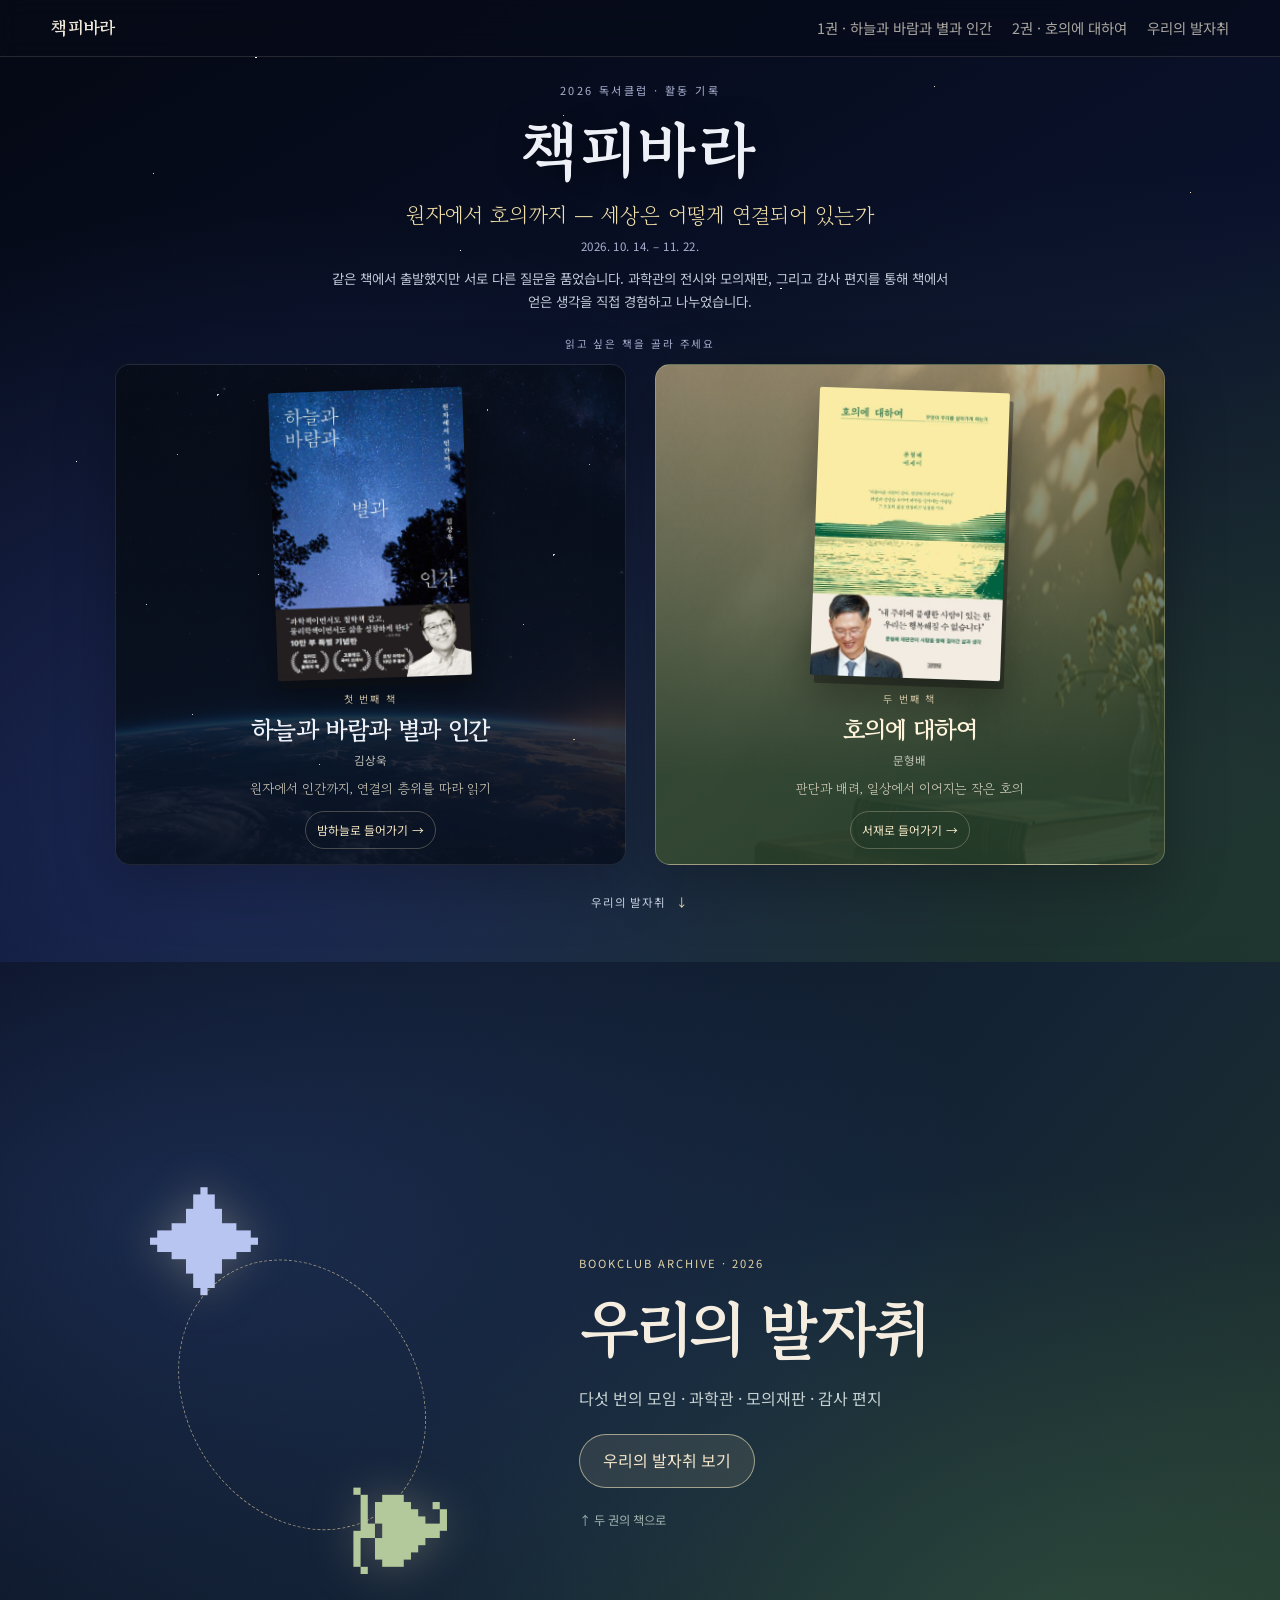
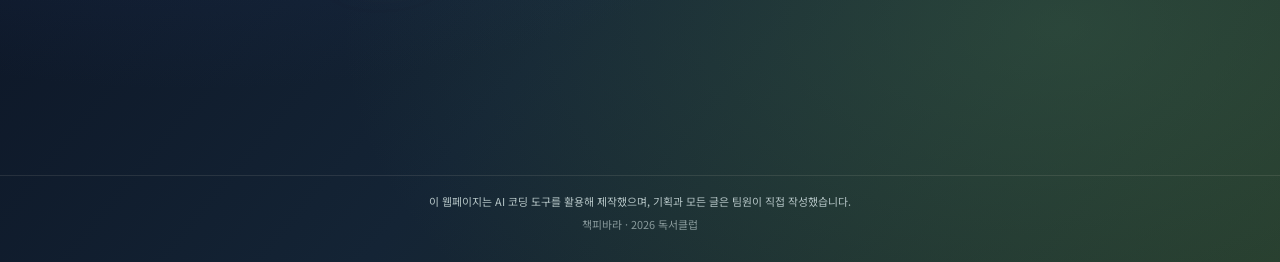
<file: index.html>
<!DOCTYPE html>
<html lang="ko">
<head>
  <meta charset="UTF-8">
  <meta name="viewport" content="width=device-width, initial-scale=1.0">
  <title>책피바라 — 원자에서 호의까지</title>
  <meta name="description" content="국립목포대학교 도서관 2026 독서클럽 책피바라 활동 기록">
  <link rel="preconnect" href="https://fonts.googleapis.com">
  <link rel="preconnect" href="https://fonts.gstatic.com" crossorigin>
  <link href="https://fonts.googleapis.com/css2?family=Gowun+Batang:wght@400;700&family=Noto+Sans+KR:wght@300;400;500;700&display=swap" rel="stylesheet">
  <link rel="stylesheet" href="style.css">
</head>
<body>

  <!-- 상단 메뉴 (화면마다 내용이 바뀜) -->
  <header class="nav" id="nav">
    <a href="#home" class="nav__brand" id="nav-brand"></a>
    <button class="nav__toggle" id="nav-toggle" aria-label="메뉴 열기" aria-expanded="false">
      <span></span><span></span><span></span>
    </button>
    <nav class="nav__links" id="nav-links"></nav>
  </header>

  <!-- ===================== 홈 ===================== -->
  <main class="view view--home" id="view-home">
    <section class="hero home-scene" id="home-intro-scene">
      <div class="sky sky--home" aria-hidden="true"></div>
      <div class="hero__inner">
        <p class="hero__eyebrow" id="home-subtitle"></p>
        <h1 class="hero__team" id="home-team"></h1>
        <p class="hero__theme" id="home-theme"></p>
        <p class="hero__period" id="home-period"></p>
        <p class="hero__intro" id="home-intro"></p>
      </div>
      <p class="hero__pick">읽고 싶은 책을 골라 주세요</p>
      <div class="picks" id="home-books"></div>
      <button class="home-scroll-cue" data-scroll="home-footsteps" type="button" aria-label="우리의 발자취로 이동">우리의 발자취 <span aria-hidden="true">↓</span></button>
    </section>

    <section class="path-portal home-scene" id="home-footsteps" aria-labelledby="path-portal-title">
      <div class="path-portal__symbol" aria-hidden="true"><i class="path-portal__star">✦</i><i class="path-portal__path"></i><i class="path-portal__leaf">❧</i></div>
      <div class="path-portal__body">
        <p class="path-portal__eyebrow" id="path-portal-label"></p>
        <h2 id="path-portal-title"></h2>
        <p id="path-portal-description"></p>
        <a href="footsteps.html" class="path-portal__button" id="path-portal-button"></a>
        <button class="path-portal__back" data-scroll="home-intro-scene" type="button">↑ 두 권의 책으로</button>
      </div>
    </section>
  </main>

  <!-- ===================== 1권: 우주 ===================== -->
  <main class="view view--book1" id="view-book1" hidden>
    <section class="bhero bhero--book1">
      <div class="sky sky--deep" aria-hidden="true"></div>
      <div class="orbit orbit--1" aria-hidden="true"></div>
      <div class="orbit orbit--2" aria-hidden="true"></div>
      <div class="planet" aria-hidden="true"></div>
      <div class="bhero__inner">
        <a href="#home" class="bhero__back">← 책피바라 홈</a>
        <p class="bhero__label">첫 번째 책</p>
        <h1 class="bhero__title" id="b1-title"></h1>
        <p class="bhero__author" id="b1-author"></p>
        <p class="bhero__tag" id="b1-tag"></p>
        <p class="bhero__summary" id="b1-summary"></p>
        <div class="bhero__jump">
          <button data-scroll="b1-timeline">활동 기록</button>
          <button data-scroll="b1-gallery">층위 전시관</button>
        </div>
      </div>
      <div class="horizon" aria-hidden="true"></div>
    </section>

    <section class="section section--deep" id="b1-timeline">
      <div class="section__head">
        <span class="section__num">01</span>
        <h2>이 책과 함께한 시간</h2>
        <p>『하늘과 바람과 별과 인간』을 읽고, 이야기하고, 과학관에서 확인했습니다.</p>
      </div>
      <ol class="timeline timeline--dark" id="b1-timeline-list"></ol>
    </section>

    <section class="section section--deep2" id="b1-gallery">
      <div class="section__head">
        <span class="section__num">02</span>
        <h2 id="gallery-title"></h2>
        <p id="gallery-intro"></p>
      </div>
      <div class="layers" id="gallery-panels"></div>
    </section>

    <section class="next next--to-book2">
      <p>다음 책으로</p>
      <a href="#book2" id="b1-next"></a>
    </section>
  </main>

  <!-- ===================== 2권: 호의 ===================== -->
  <main class="view view--book2" id="view-book2" hidden>
    <section class="bhero bhero--book2">
      <div class="sun" aria-hidden="true"></div>
      <div class="leaves" aria-hidden="true"><span></span><span></span><span></span><span></span><span></span></div>
      <div class="bhero__inner">
        <a href="#home" class="bhero__back">← 책피바라 홈</a>
        <p class="bhero__label">두 번째 책</p>
        <h1 class="bhero__title" id="b2-title"></h1>
        <p class="bhero__author" id="b2-author"></p>
        <p class="bhero__tag" id="b2-tag"></p>
        <p class="bhero__summary" id="b2-summary"></p>
        <div class="bhero__jump">
          <button data-scroll="b2-timeline">활동 기록</button>
          <button data-scroll="b2-trial">모의재판</button>
          <button data-scroll="b2-mailbox">호의 우체통</button>
          <button data-scroll="b2-letters">감사 편지</button>
        </div>
      </div>
    </section>

    <section class="section section--warm" id="b2-timeline">
      <div class="section__head">
        <span class="section__num">01</span>
        <h2>이 책과 함께한 시간</h2>
        <p>『호의에 대하여』를 읽고, 저자의 이야기를 듣고, 직접 판결해 보았습니다.</p>
      </div>
      <ol class="timeline timeline--warm" id="b2-timeline-list"></ol>
    </section>

    <section class="section section--court" id="b2-trial">
      <div class="section__head">
        <span class="section__num">02</span>
        <h2 id="trial-title"></h2>
        <p>책 속 사례를 법정으로 옮겨, 우리라면 어떻게 판단했을지 물었습니다.</p>
      </div>
      <div class="trial" id="trial-body"></div>
    </section>

    <section class="section section--warm2" id="b2-mailbox">
      <div class="section__head">
        <span class="section__num">03</span>
        <h2 id="mailbox-title"></h2>
        <p id="mailbox-intro"></p>
        <a class="btn btn--mail" id="mailbox-button" href="#" target="_blank" rel="noopener">
          <span class="btn__icon">✉</span><span id="mailbox-button-text"></span>
        </a>
      </div>
      <div class="mail-grid" id="mailbox-messages"></div>
    </section>

    <section class="section section--warm" id="b2-letters">
      <div class="section__head">
        <span class="section__num">04</span>
        <h2 id="letters-title"></h2>
        <p id="letters-intro"></p>
      </div>
      <div class="letters" id="letters-list"></div>
    </section>

    <section class="next next--to-home">
      <p>두 책을 잇는</p>
      <a href="#home-conclusion" id="b2-next">우리의 한 문장 →</a>
    </section>
  </main>

  <!-- 푸터 -->
  <footer class="footer">
    <p class="footer__notice" id="footer-notice"></p>
    <p class="footer__credit" id="footer-credit"></p>
  </footer>

  <!-- 사진 크게 보기 -->
  <div class="lightbox" id="lightbox" hidden>
    <button class="lightbox__close" id="lightbox-close" aria-label="닫기">×</button>
    <img id="lightbox-img" alt="">
    <p class="lightbox__caption" id="lightbox-caption"></p>
  </div>

  <script src="data.js"></script>
  <script src="app.js"></script>
</body>
</html>
</file>
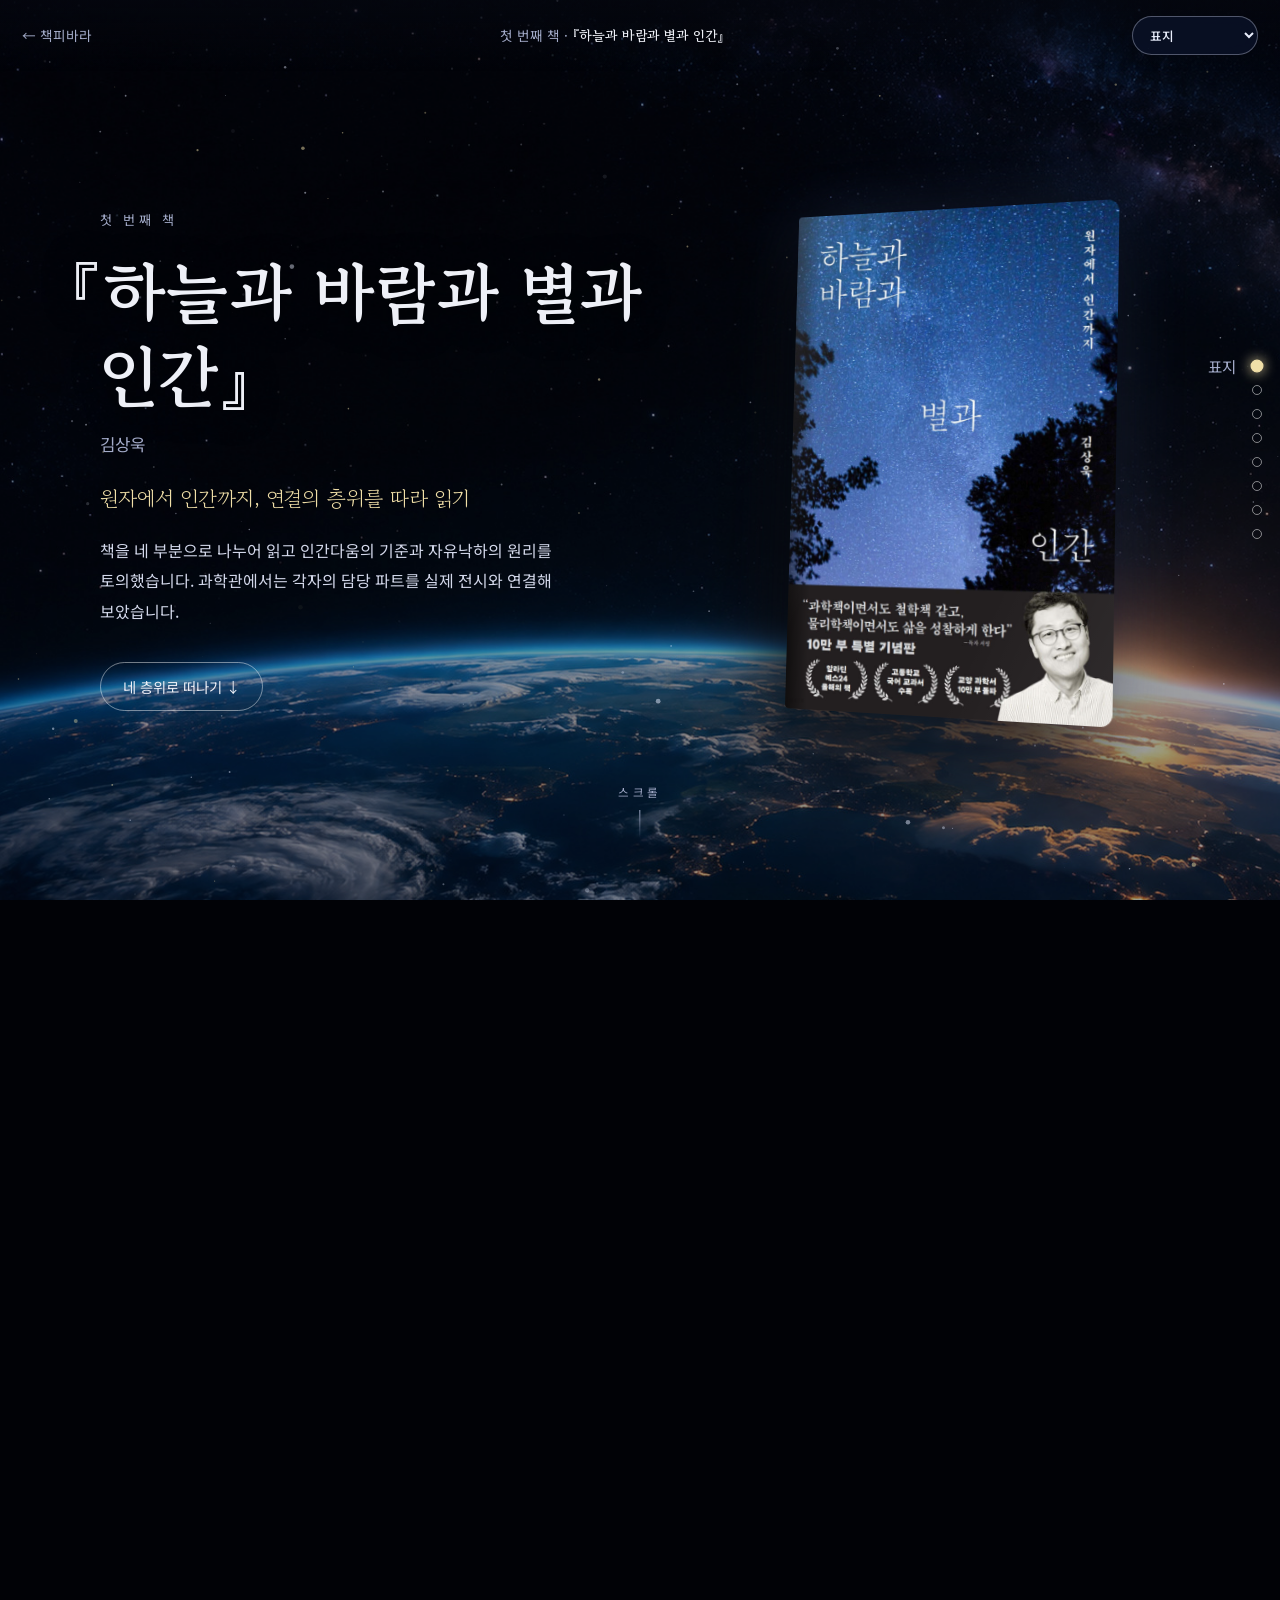
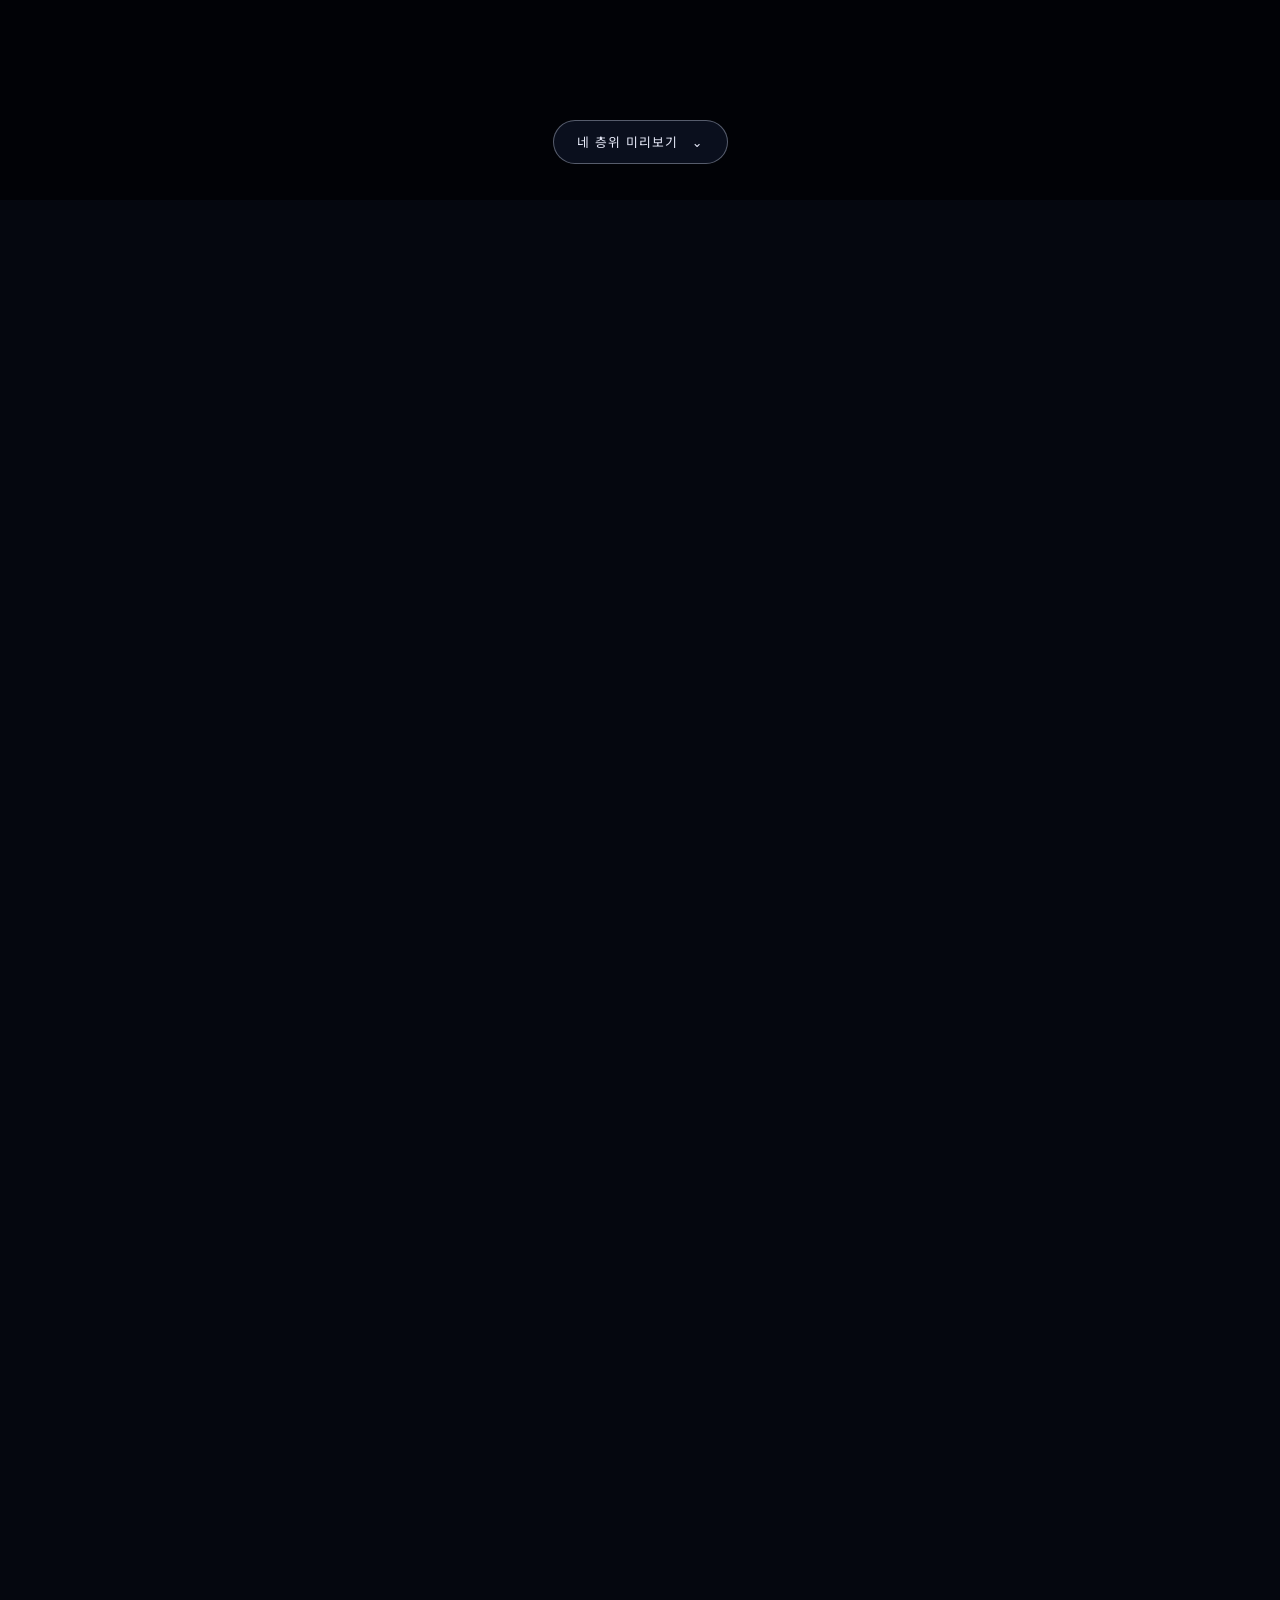
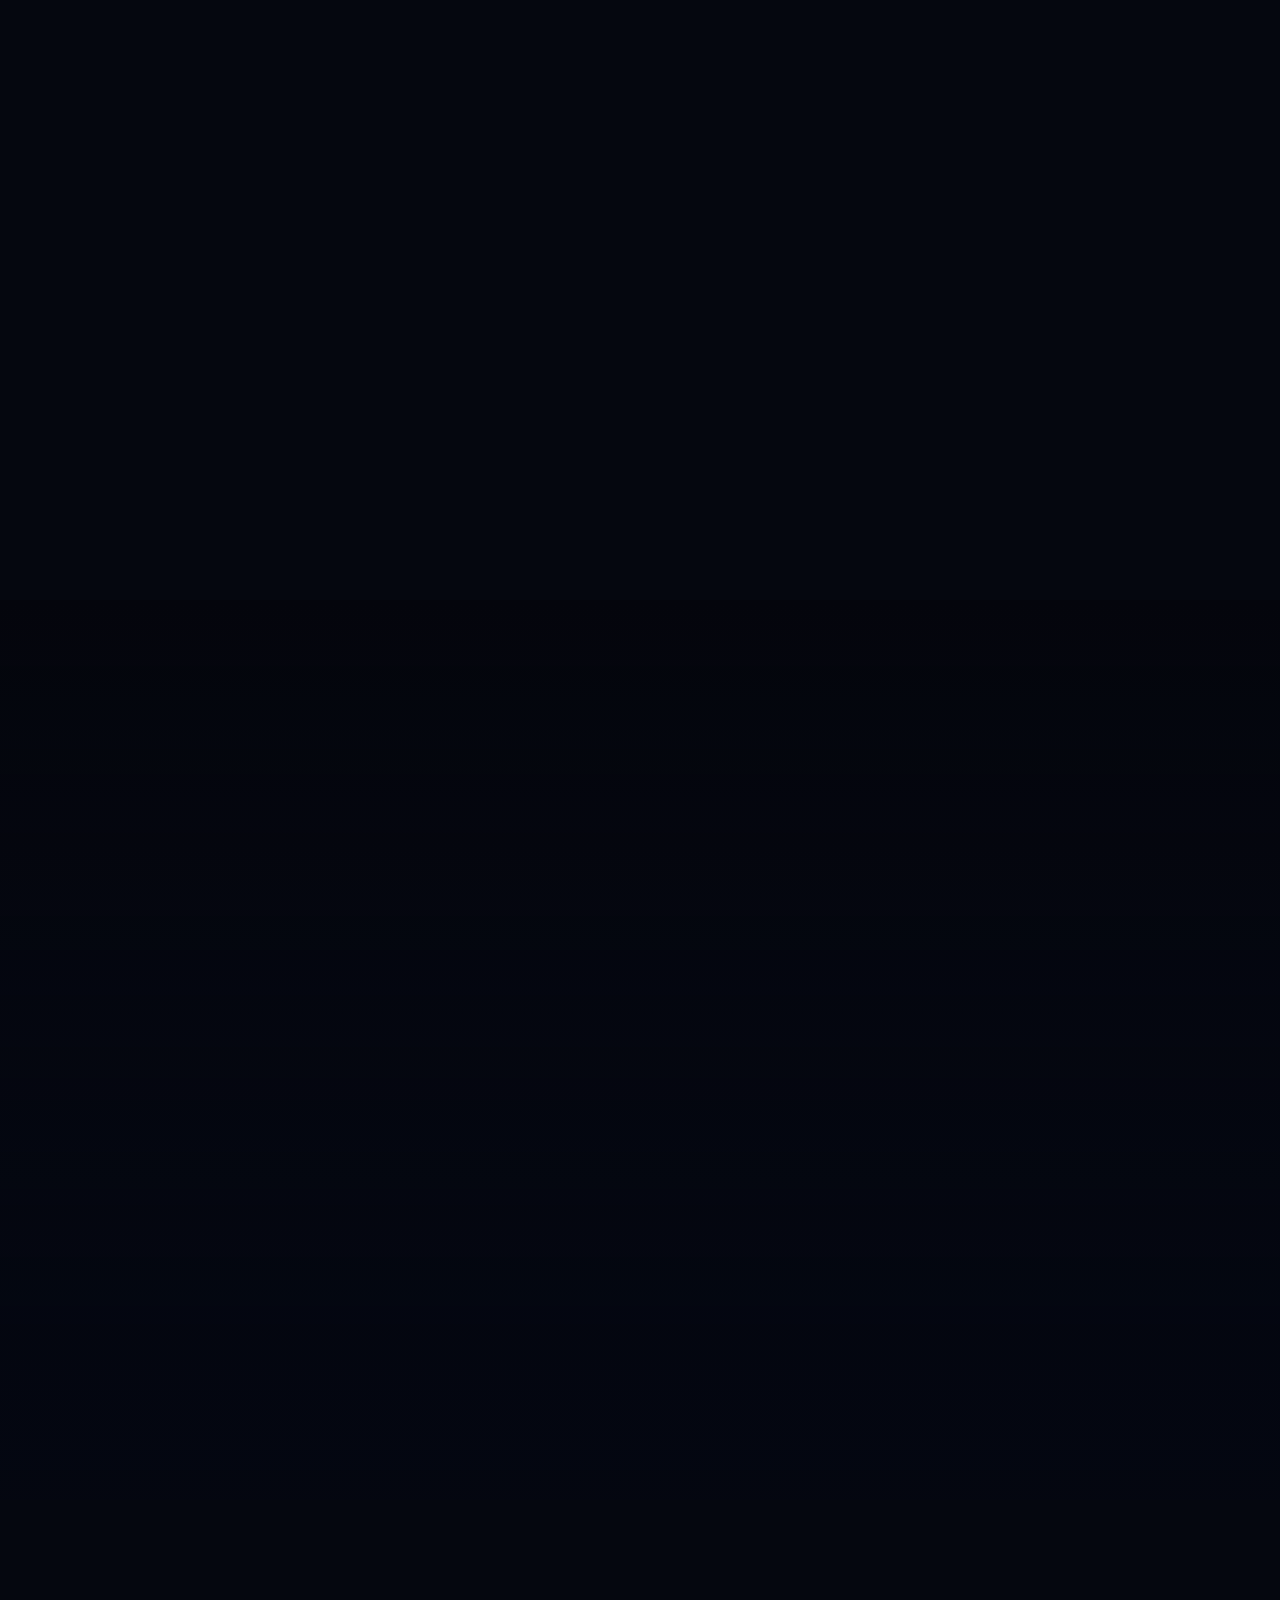
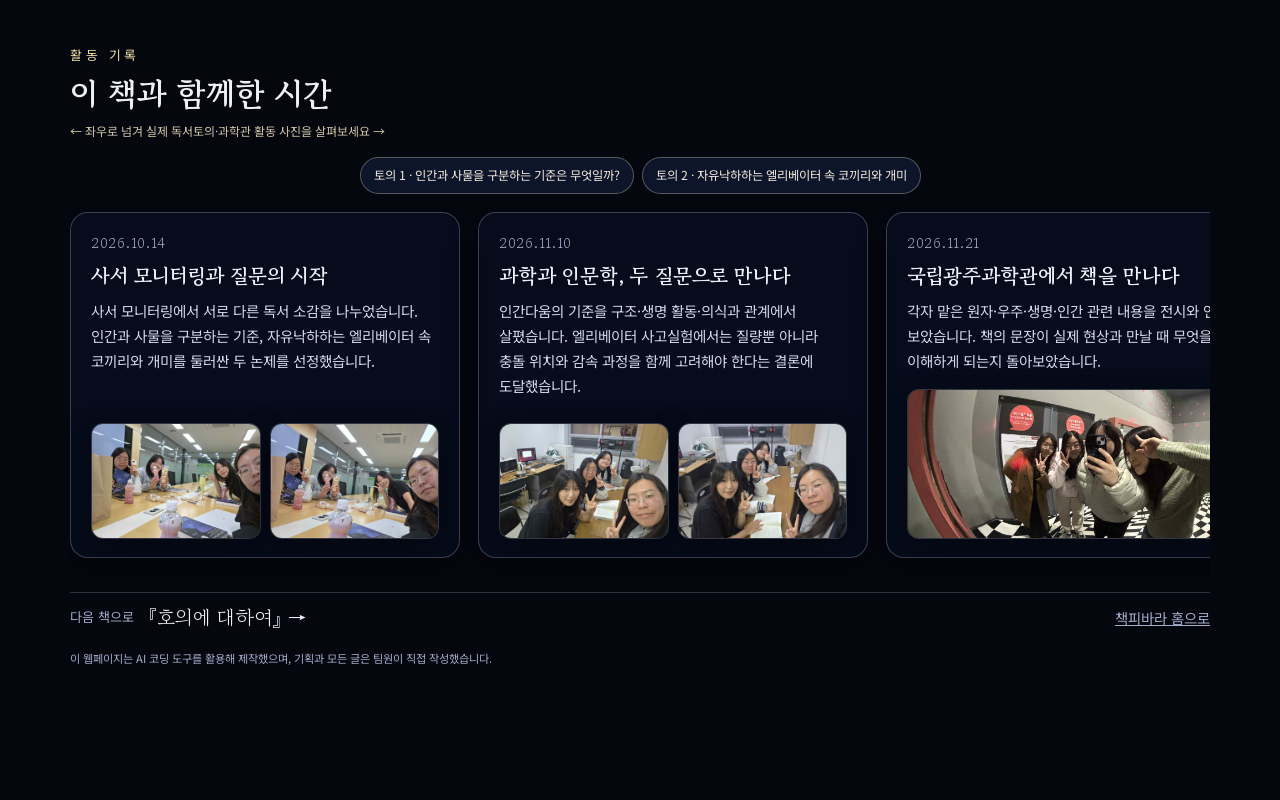
<file: book1.html>
<!DOCTYPE html>
<html lang="ko">
<head>
  <meta charset="UTF-8">
  <meta name="viewport" content="width=device-width, initial-scale=1.0">
  <title>하늘과 바람과 별과 인간 — 책피바라</title>
  <meta name="theme-color" content="#05070f">
  <link rel="preconnect" href="https://fonts.googleapis.com">
  <link rel="preconnect" href="https://fonts.gstatic.com" crossorigin>
  <link href="https://fonts.googleapis.com/css2?family=Gowun+Batang:wght@400;700&family=Noto+Sans+KR:wght@300;400;500;700&display=swap" rel="stylesheet">
  <link rel="stylesheet" href="book1.css">
</head>
<body data-scene="cover">

  <!-- 고정 배경: 별 + 변형되는 빛 (장면마다 모양이 바뀜) -->
  <div id="cosmos" aria-hidden="true">
    <div class="bgimg" id="bg-a"></div>
    <div class="bgimg" id="bg-b"></div>
    <div class="bgdim" id="bg-dim"></div>
    <canvas id="stars"></canvas>
    <div class="nebula nebula--a"></div>
    <div class="nebula nebula--b"></div>
    <div class="ring ring--1"><i></i></div>
    <div class="ring ring--2"><i></i></div>
    <div class="ring ring--3"><i></i></div>
    <div class="orb"><span class="orb__core"></span></div>
    <div class="lights">
      <span class="light light--atom"></span>
      <span class="light light--life"></span>
      <span class="light light--human"></span>
      <span class="light light--universe"></span>
    </div>
    <div class="horizon"></div>
    <div class="bang-seeds" aria-hidden="true">
      <div class="bang-seed bang-seed--atom"><i></i><span>원자 · 물질</span></div>
      <div class="bang-seed bang-seed--life"><i></i><span>생명</span></div>
      <div class="bang-seed bang-seed--human"><i></i><span>인간</span></div>
      <div class="bang-seed bang-seed--universe"><i></i><span>우주</span></div>
    </div>
    <div class="bang-afterglow"></div>
    <div class="bang"><i class="bang__flash"></i><i class="bang__ring"></i><i class="bang__ring bang__ring--2"></i><i class="bang__ring bang__ring--3"></i><i class="bang__ring bang__ring--4"></i></div>
  </div>

  <!-- 상단 -->
  <header class="top">
    <a class="top__home" href="index.html">← 책피바라</a>
    <span class="top__book">첫 번째 책 · <b id="top-title"></b></span>
    <select class="top__jump" id="book1-jump" aria-label="1권 장면 바로 이동"><option value="">장면 바로가기</option></select>
  </header>

  <!-- 오른쪽 진행 표시 -->
  <nav class="dots" id="dots" aria-label="장면 이동"></nav>

  <main id="scenes">

    <!-- 0. 표지 -->
    <section class="scene scene--cover" id="s-cover" data-key="cover" data-label="표지">
      <div class="cover" id="cover">
        <div class="cover__text">
          <p class="fx cover__eyebrow">첫 번째 책</p>
          <h1 class="fx cover__title" id="cover-title"></h1>
          <p class="fx cover__author" id="cover-author"></p>
          <p class="fx cover__tag" id="cover-tag"></p>
          <p class="fx cover__summary" id="cover-summary"></p>
          <div class="fx cover__actions">
            <button class="btn-ghost" data-go="s-interlude">네 층위로 떠나기 ↓</button>
            <button class="btn-text" id="layout-toggle" hidden>배치 바꾸기</button>
          </div>
        </div>
        <div class="cover__book fx" id="cover-book"></div>
      </div>
      <p class="scroll-hint">스크롤</p>
    </section>

    <!-- 표지와 네 층위 사이: 책과 배경을 완전히 가리는 암전 장면 -->
    <section class="scene scene--interlude" id="s-interlude" data-key="interlude" data-label="질문">
      <div class="interlude__inner">
        <p class="fx eyebrow" id="bridge-label"></p>
        <h2 class="fx interlude__question" id="interlude-question"></h2>
        <div class="fx interlude__rule" aria-hidden="true"></div>
        <details class="layer-map" id="layer-map">
          <summary>네 층위 미리보기 <span aria-hidden="true">⌄</span></summary>
          <div class="layer-map__sheet">
            <p class="eyebrow">층위 전시관</p>
            <h2 id="contents-title"></h2>
            <p class="contents__intro" id="contents-intro"></p>
            <ol class="contents__list" id="contents-list"></ol>
          </div>
        </details>
      </div>
    </section>

    <!-- 2~5. 층위 4개 (JS가 만듦) -->
    <div id="layer-scenes"></div>

    <!-- 6. 하나로 -->
    <section class="scene scene--converge" id="s-converge" data-key="converge" data-label="하나로">
      <div class="converge">
        <p class="fx eyebrow" id="conv-label"></p>
        <h2 class="fx converge__title" id="conv-title"></h2>
        <p class="fx converge__text" id="conv-text"></p>
        <p class="fx converge__by" id="conv-by"></p>
        <button class="fx bang-replay" id="bang-replay" type="button" aria-label="빅뱅 연출 다시 보기">✦ 빅뱅 다시 보기</button>
      </div>
    </section>

    <!-- 7. 활동 기록 -->
    <section class="scene scene--long" id="s-timeline" data-key="timeline" data-label="활동 기록">
      <div class="long">
        <p class="eyebrow">활동 기록</p>
        <h2>이 책과 함께한 시간</h2>
        <p class="timeline__hint">← 좌우로 넘겨 실제 독서토의·과학관 활동 사진을 살펴보세요 →</p>
        <div class="discussion-actions" id="discussion-actions" aria-label="11월 10일 독서토의 상세 보기"></div>
        <ol class="timeline" id="timeline-list"></ol>
        <div class="timeline-outro">
          <span>다음 책으로</span>
          <a class="next__link" href="book2.html" id="next-link"></a>
          <a class="next__home" href="index.html">책피바라 홈으로</a>
        </div>
        <p class="footer-note" id="footer-notice"></p>
      </div>
    </section>

  </main>

  <!-- v9: 스크롤형 전시 유지. 버튼 메뉴는 비표시, 스크롤과 우측 탐색 점은 사용 가능. -->
  <nav class="scene-steps" aria-label="장면 앞뒤 이동">
    <button id="scene-prev" type="button" aria-label="이전 장면">←</button>
    <span id="scene-position" aria-live="polite">01 / 08</span>
    <button id="scene-next" type="button" aria-label="다음 장면">→</button>
  </nav>

  <!-- 11월 10일 두 논제 상세: 추가 세로 페이지 없이 열람 -->
  <div class="notes-viewer" id="notes-viewer" hidden role="dialog" aria-modal="true" aria-label="독서토의 상세">
    <div class="notes-viewer__panel"><button type="button" id="notes-close" class="notes-viewer__close" aria-label="토의 내용 닫기">×</button><div id="notes-body"></div></div>
  </div>

  <!-- 사진 크게 보기 -->
  <div class="lightbox" id="lightbox" hidden>
    <button class="lightbox__close" id="lightbox-close" aria-label="닫기">×</button>
    <img id="lightbox-img" alt="">
    <p class="lightbox__caption" id="lightbox-caption"></p>
  </div>

  <script src="data.js"></script>
  <script src="book1.js"></script>
</body>
</html>
</file>
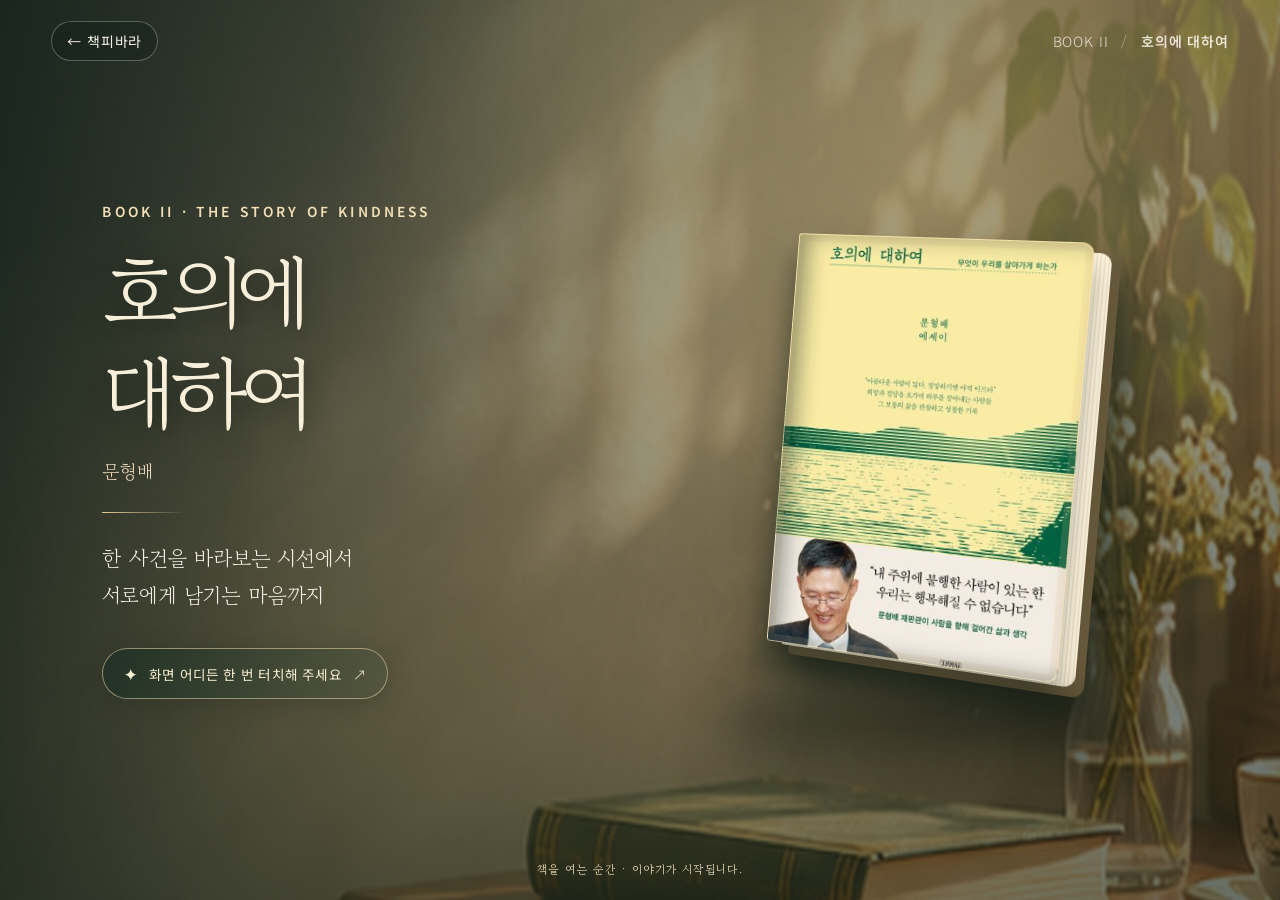
<file: book2.html>
<!doctype html>
<html lang="ko">
<head>
  <meta charset="utf-8">
  <meta name="viewport" content="width=device-width,initial-scale=1,viewport-fit=cover">
  <meta name="theme-color" content="#253b34">
  <meta name="description" content="책피바라 두 번째 책 『호의에 대하여』 — 사건의 판단에서 전하는 마음까지 이어지는 독서 전시">
  <title>호의에 대하여 · 책피바라</title>
  <link rel="preconnect" href="https://fonts.googleapis.com">
  <link rel="preconnect" href="https://fonts.gstatic.com" crossorigin>
  <link href="https://fonts.googleapis.com/css2?family=Gowun+Batang:wght@400;700&family=Noto+Sans+KR:wght@300;400;500;600;700&display=swap" rel="stylesheet">
  <link rel="stylesheet" href="book2.css">
</head>
<body class="at-entrance">
  <div class="atmosphere" aria-hidden="true">
    <div class="atmosphere__image is-current" id="scene-bg-a"></div>
    <div class="atmosphere__image" id="scene-bg-b"></div>
    <div class="atmosphere__tint"></div>
    <div class="atmosphere__lights"></div>
    <div class="memory-light" aria-hidden="true"></div>
    <div class="dust-motes" aria-hidden="true"><i></i><i></i><i></i><i></i><i></i><i></i><i></i><i></i><i></i><i></i><i></i><i></i></div>
    <div class="fallen-leaves"><i></i><i></i><i></i><i></i><i></i><i></i></div>
  </div>
  <div class="entrance-glow" id="entrance-glow" aria-hidden="true"></div>
  <div class="book-portal" id="book-portal" aria-hidden="true">
    <div class="book-portal__volume">
      <div class="book-portal__page book-portal__page--left"><span class="book-portal__flourish">❧</span><i></i><i></i><i></i><i></i></div>
      <div class="book-portal__page book-portal__page--right"><div class="book-portal__title" id="portal-title"></div><div class="book-portal__author" id="portal-author"></div><span class="book-portal__sprig">❧</span><i></i><i></i></div>
      <div class="book-portal__flipping-cover" id="portal-flip-cover"></div>
      <div class="book-portal__spine"></div>
    </div>
  </div>
  <header class="topbar">
    <a href="index.html" class="topbar__back" aria-label="책피바라 메인으로">← 책피바라</a>
    <span class="topbar__identity">BOOK II <span aria-hidden="true">/</span> <strong>호의에 대하여</strong></span>
  </header>

  <!-- 첫 화면 전체가 한 번의 터치/클릭으로 들어가는 입구입니다. -->
  <main>
    <section class="entrance" id="entrance" tabindex="0" role="button" aria-label="이야기 속으로 들어가기">
      <div class="entrance__text">
        <p class="kicker kicker--light">BOOK II · THE STORY OF KINDNESS</p>
        <h1 id="hero-title">호의에<br>대하여</h1>
        <p class="entrance__author" id="hero-author">문형배</p>
        <span class="entrance__rule"></span>
        <p class="entrance__subtitle">한 사건을 바라보는 시선에서<br>서로에게 남기는 마음까지</p>
        <p class="entrance__touch"><span class="entrance__touch-icon">✦</span> 화면 어디든 한 번 터치해 주세요 <span aria-hidden="true">↗</span></p>
      </div>
      <div class="entrance__object" aria-hidden="true">
        <div class="cover-book" id="cover-book"><div class="cover-book__pages"></div><div class="cover-book__front" id="cover-front"><div class="cover-book__border"></div><span class="cover-book__flower">✿</span><span class="cover-book__title">호의에<br>대하여</span><span class="cover-book__author">문형배</span></div></div>
        <div class="entrance__reflection"></div>
      </div>
      <p class="entrance__bottom">책을 여는 순간 · 이야기가 시작됩니다.</p>
    </section>

    <!-- 장면은 책장 넘김 없이, 이미지와 내용을 교차 전환합니다. -->
    <section id="exhibition" class="exhibition" aria-label="두 번째 책 전시" hidden>
      <div class="exhibition__topline"><span class="exhibition__eyebrow" id="scene-subtitle">CHAPTER 01</span><span id="scene-count" class="exhibition__count" aria-live="polite">01 / 08</span></div>
      <div class="exhibition__stage" id="scene-stage"><div id="scene-content" class="story-content" aria-live="polite"></div></div>
      <nav class="story-nav" aria-label="이야기 장면 이동">
        <button class="story-nav__arrow" id="story-prev" type="button" aria-label="이전 장면">←</button>
        <div class="story-nav__rail" id="story-nav-dots"></div>
        <button class="story-nav__arrow story-nav__arrow--next" id="story-next" type="button" aria-label="다음 장면">다음 <span aria-hidden="true">→</span></button>
      </nav>
      <div class="story-nav__helper">화면을 위로 밀거나 화살표를 눌러 이야기를 이어가세요</div>
    </section>
  </main>

  <!-- 사건 파일 / 받은 메시지 / 감사 편지를 위한 가독성 우선 확대 화면 -->
  <div id="letter-viewer" class="viewer" hidden role="dialog" aria-modal="true" aria-label="기록과 편지 읽기">
    <div class="viewer__shade" data-close-viewer></div>
    <div class="viewer__frame">
      <button class="viewer__close" id="viewer-close" type="button" aria-label="닫기">✕</button>
      <div class="viewer__sheet" id="viewer-sheet"></div>
    </div>
  </div>

  <script src="data.js"></script>
  <script src="book2.js"></script>
</body>
</html>
</file>
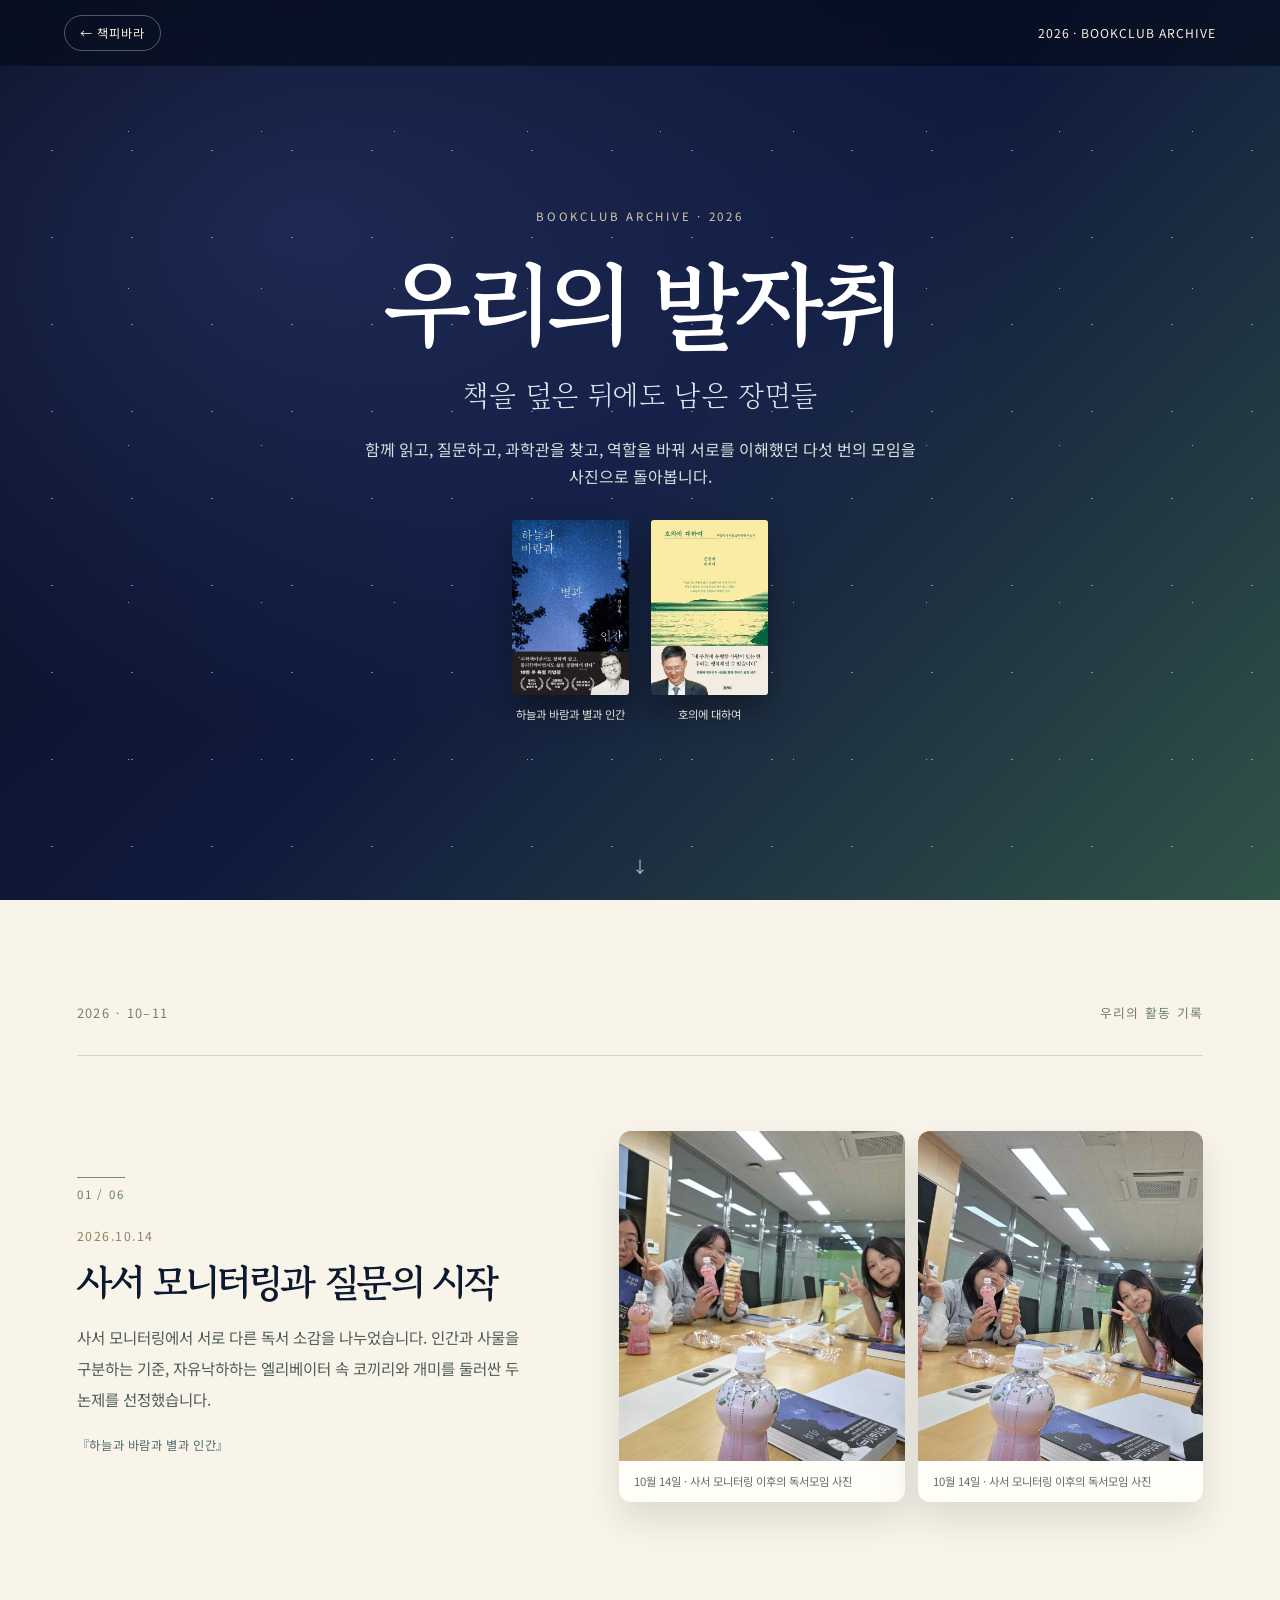
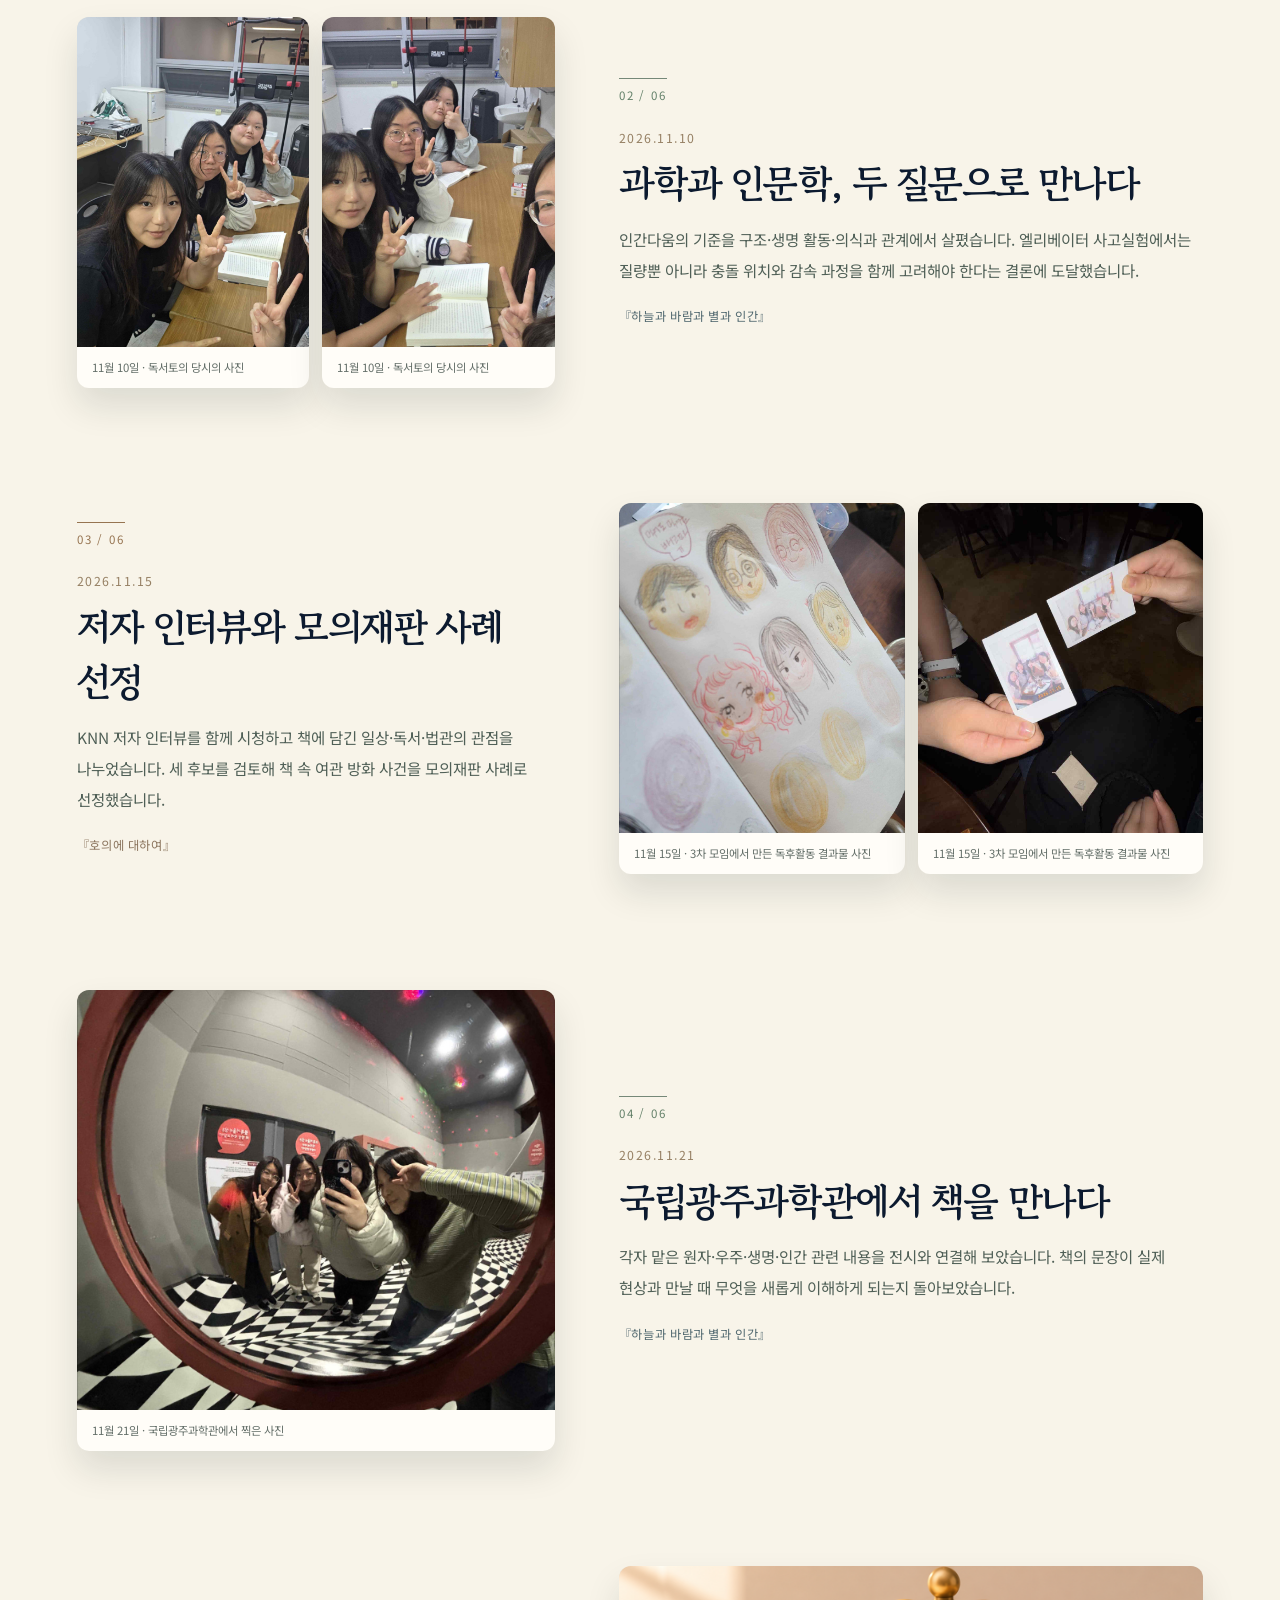
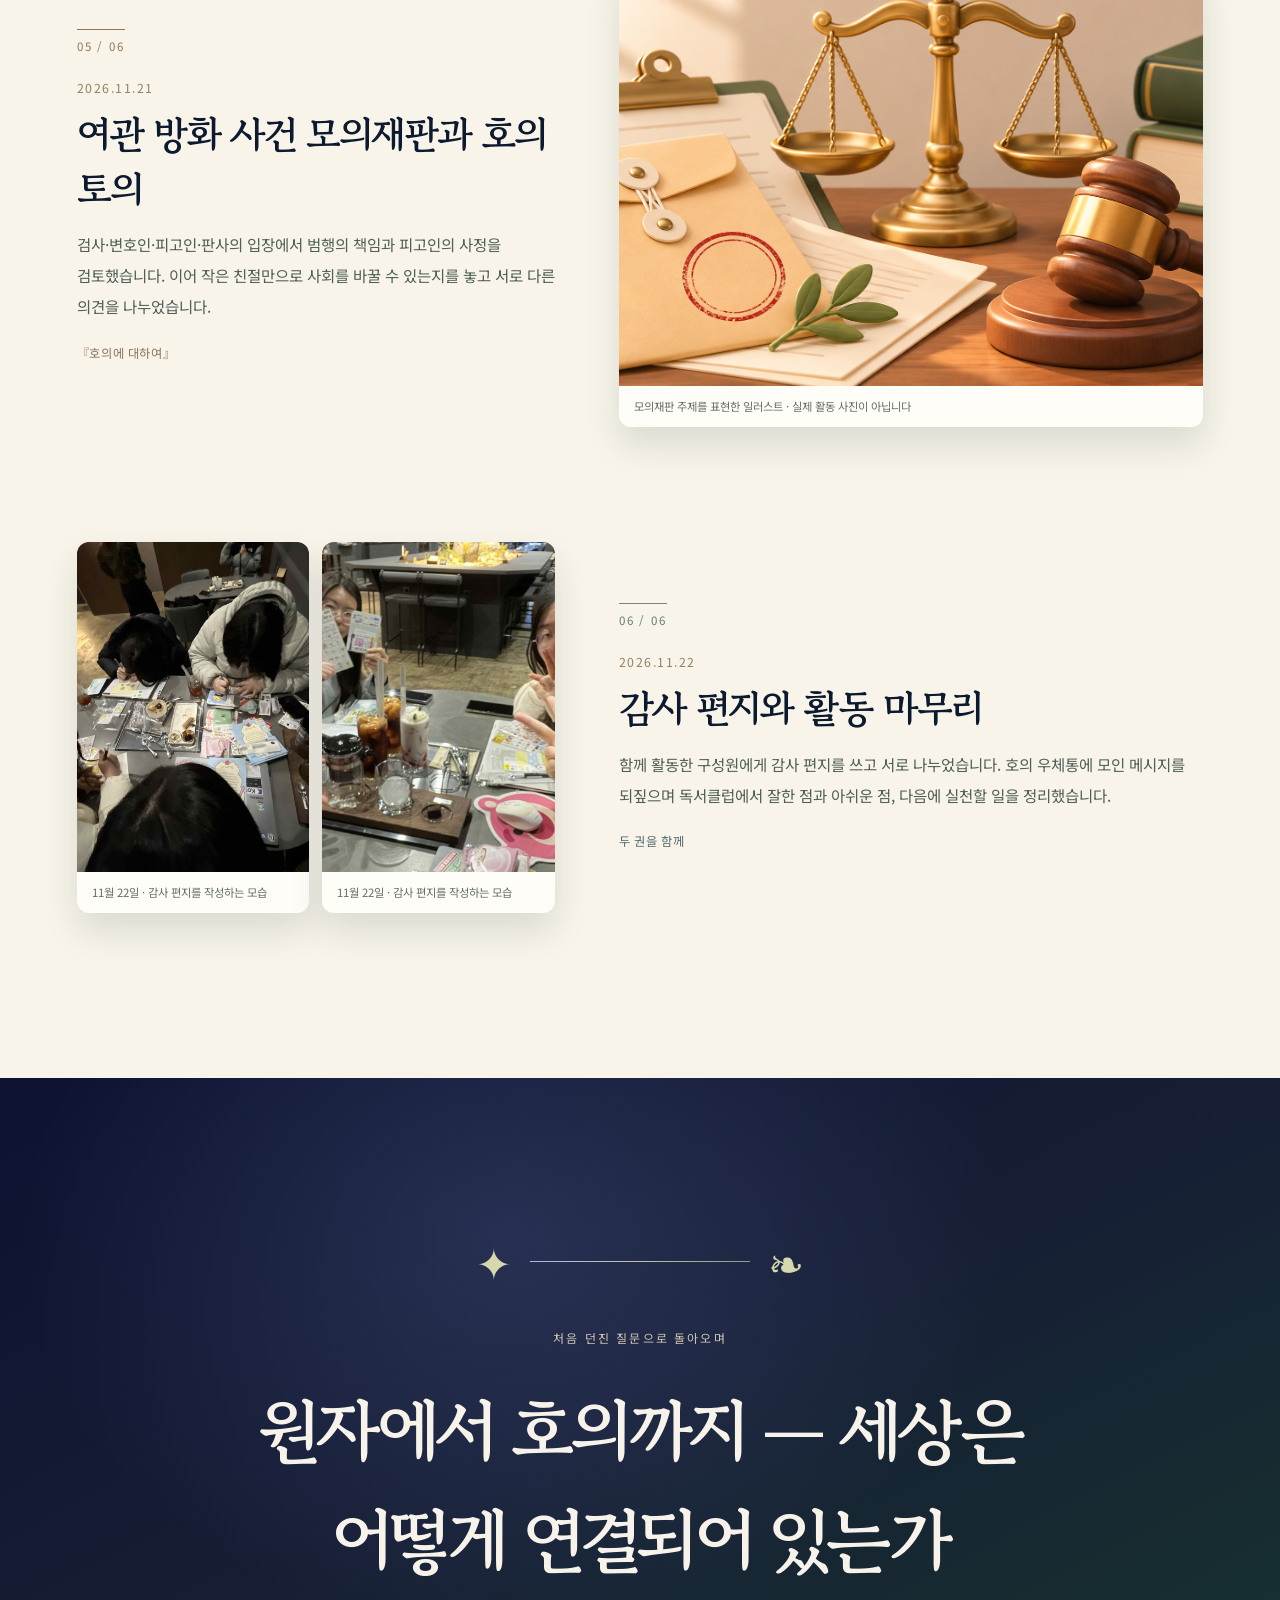
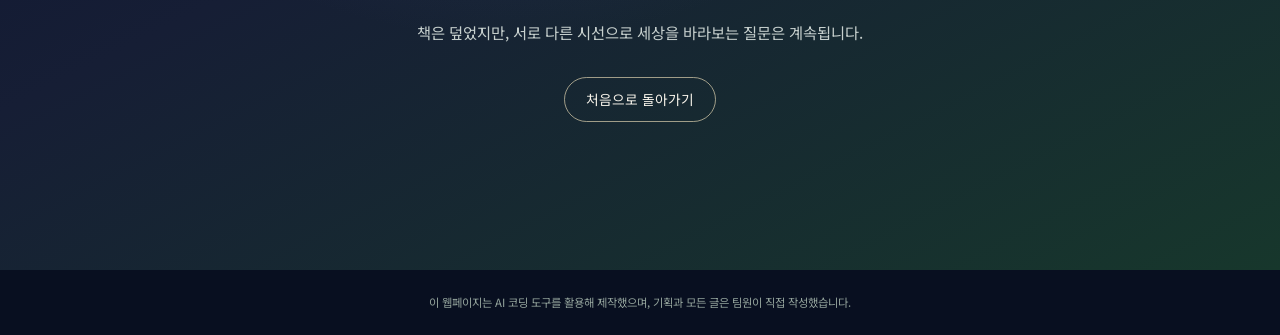
<file: footsteps.html>
<!doctype html>
<html lang="ko">
<head><meta charset="utf-8"><meta name="viewport" content="width=device-width,initial-scale=1,viewport-fit=cover">
<meta name="theme-color" content="#0d182b"><meta name="description" content="책피바라 독서클럽의 활동 사진과 독후활동 기록">
<title>우리의 발자취 · 책피바라</title>
<link rel="preconnect" href="https://fonts.googleapis.com"><link rel="preconnect" href="https://fonts.gstatic.com" crossorigin>
<link href="https://fonts.googleapis.com/css2?family=Gowun+Batang:wght@400;700&family=Noto+Sans+KR:wght@300;400;500;600;700&display=swap" rel="stylesheet">
<link rel="stylesheet" href="footsteps.css"></head>
<body><header class="foot-top"><a href="index.html">← 책피바라</a><span>2026 · BOOKCLUB ARCHIVE</span></header>
<main>
<section class="foot-hero" id="foot-hero"><div class="foot-hero__stars" aria-hidden="true"></div><div class="foot-hero__content"><p id="foot-eyebrow"></p><h1 id="foot-title"></h1><h2 id="foot-subtitle"></h2><p id="foot-intro"></p><div class="foot-hero__covers" id="foot-covers"></div></div><span class="foot-hero__down" aria-hidden="true">↓</span></section>
<section class="foot-records" id="foot-records"><div class="foot-records__head"><span>2026 · 10–11</span><p id="foot-card-label"></p></div><div class="foot-record-list" id="foot-record-list"></div></section>
<section class="foot-ending" id="foot-ending"><div class="foot-ending__trace" aria-hidden="true"><i>✦</i><b></b><i>❧</i></div><p id="foot-ending-label"></p><h2 id="foot-theme"></h2><p id="foot-final-note"></p><a id="foot-back" href="index.html"></a></section>
</main><footer class="foot-footer" id="foot-footer"></footer>
<div class="foot-lightbox" id="foot-lightbox" hidden role="dialog" aria-modal="true" aria-label="활동 사진 크게 보기"><button type="button" id="foot-lightbox-close" aria-label="사진 닫기">×</button><img id="foot-lightbox-image" alt=""><p id="foot-lightbox-caption"></p></div>
<script src="data.js"></script><script src="footsteps.js"></script></body></html>
</file>
<file: style.css>
/* =========================================================
   책피바라 — 스타일
   색상만 바꾸고 싶으면 아래 :root 의 값만 수정하세요.
   ========================================================= */

:root {
  /* 공통 (종이, 글자) */
  --paper: #faf6ef;
  --paper-2: #f3ede2;
  --ink: #2b2925;
  --ink-soft: #6b665c;
  --line: #e4dccd;

  /* 1권: 밤하늘 · 우주 */
  --space-0: #070b1a;
  --space-1: #101735;
  --space-2: #1b2650;
  --space-3: #2c3a73;
  --star: #f0dfa8;
  --star-soft: #c9d0ea;
  --space-text: #eef0f7;
  --space-muted: #a9b1d1;

  /* 2권: 햇살 · 서재 · 초록 */
  --cream: #fbf5ea;
  --beige: #efe4cf;
  --beige-2: #e4d6bb;
  --wood: #d9c6a3;
  --green: #5f7a5c;
  --green-2: #47614a;
  --green-soft: #9db09a;
  --sun: #f6e2b0;

  --serif: "Gowun Batang", "Noto Serif KR", serif;
  --sans: "Noto Sans KR", -apple-system, BlinkMacSystemFont, system-ui, sans-serif;

  --radius: 18px;
  --max: 1080px;
  --shadow: 0 8px 28px rgba(43, 41, 37, .08);
}

* { box-sizing: border-box; }
html { scroll-behavior: smooth; scroll-padding-top: 70px; }
body {
  margin: 0; font-family: var(--sans); color: var(--ink); background: var(--paper);
  line-height: 1.7; word-break: keep-all; -webkit-font-smoothing: antialiased;
}
img { display: block; max-width: 100%; }
a { color: inherit; }
h1, h2, h3, h4 { font-family: var(--serif); font-weight: 700; line-height: 1.3; margin: 0; }
p { margin: 0; }
ol, ul { margin: 0; padding: 0; list-style: none; }
button { font: inherit; cursor: pointer; }
.placeholder { font-style: italic; opacity: .75; }

/* 화면 전환 */
.view { animation: fadeIn .5s ease; }
.view[hidden] { display: none; }
@keyframes fadeIn { from { opacity: 0; } to { opacity: 1; } }

/* ---------- 상단 메뉴 ---------- */
.nav {
  position: sticky; top: 0; z-index: 50;
  display: flex; align-items: center; justify-content: space-between;
  padding: 12px 20px; border-bottom: 1px solid var(--line);
  background: rgba(250, 246, 239, .9); backdrop-filter: blur(10px);
  transition: background .4s, color .4s, border-color .4s;
}
.nav__brand { font-family: var(--serif); font-weight: 700; font-size: 1.1rem; text-decoration: none; letter-spacing: .02em; display: flex; align-items: center; gap: 10px; }
.nav__brand small { font-family: var(--sans); font-weight: 400; font-size: .78rem; opacity: .65; }
.nav__links { display: flex; gap: 20px; align-items: center; }
.nav__links a, .nav__links button {
  background: none; border: 0; padding: 0; text-decoration: none; font-size: .9rem; color: inherit; opacity: .7; transition: opacity .2s;
}
.nav__links a:hover, .nav__links button:hover { opacity: 1; }
.nav__links .nav__home { opacity: 1; font-size: .85rem; padding: 6px 12px; border-radius: 999px; border: 1px solid currentColor; }
.nav__toggle { display: none; background: none; border: 0; padding: 6px; flex-direction: column; gap: 5px; }
.nav__toggle span { display: block; width: 22px; height: 2px; background: currentColor; border-radius: 2px; }

/* 메뉴 테마 */
.nav--book1 { background: rgba(7, 11, 26, .85); color: var(--space-text); border-color: rgba(255,255,255,.08); }
.nav--book2 { background: rgba(251, 245, 234, .92); color: var(--green-2); border-color: var(--beige-2); }

@media (max-width: 760px) {
  .nav__toggle { display: flex; }
  .nav__links {
    position: absolute; left: 0; right: 0; top: 100%; flex-direction: column; gap: 0; align-items: stretch;
    background: var(--paper); border-bottom: 1px solid var(--line);
    max-height: 0; overflow: hidden; transition: max-height .3s ease;
  }
  .nav--book1 .nav__links { background: var(--space-0); }
  .nav--book2 .nav__links { background: var(--cream); }
  .nav__links.is-open { max-height: 420px; }
  .nav__links a, .nav__links button { padding: 14px 24px; border-top: 1px solid rgba(128,128,128,.15); text-align: left; }
  .nav__links .nav__home { border-radius: 0; border: 0; border-top: 1px solid rgba(128,128,128,.15); }
}

/* ---------- 섹션 공통 ---------- */
.section { padding: 96px 20px; }
.section > * { max-width: var(--max); margin-left: auto; margin-right: auto; }
.section__head { text-align: center; margin-bottom: 56px; }
.section__num { display: inline-block; font-family: var(--serif); font-size: .82rem; letter-spacing: .25em; opacity: .65; margin-bottom: 10px; }
.section__head h2 { font-size: clamp(1.7rem, 3.5vw, 2.4rem); margin-bottom: 14px; }
.section__head p { opacity: .75; max-width: 620px; margin: 0 auto; }

/* ---------- 하늘 (별) ---------- */
.sky {
  position: absolute; inset: 0; pointer-events: none; overflow: hidden;
  background-image:
    radial-gradient(1px 1px at 12% 18%, var(--star) 60%, transparent 61%),
    radial-gradient(1.5px 1.5px at 28% 42%, #fff 60%, transparent 61%),
    radial-gradient(1px 1px at 44% 12%, var(--star) 60%, transparent 61%),
    radial-gradient(1.2px 1.2px at 61% 30%, #fff 60%, transparent 61%),
    radial-gradient(1px 1px at 73% 9%, var(--star) 60%, transparent 61%),
    radial-gradient(1.6px 1.6px at 86% 38%, #fff 60%, transparent 61%),
    radial-gradient(1px 1px at 93% 20%, var(--star) 60%, transparent 61%),
    radial-gradient(1px 1px at 6% 48%, #fff 60%, transparent 61%),
    radial-gradient(1.3px 1.3px at 52% 50%, var(--star) 60%, transparent 61%),
    radial-gradient(1px 1px at 36% 26%, #fff 60%, transparent 61%),
    radial-gradient(1px 1px at 80% 52%, var(--star) 60%, transparent 61%),
    radial-gradient(1.4px 1.4px at 20% 6%, #fff 60%, transparent 61%),
    radial-gradient(1px 1px at 66% 62%, var(--star) 60%, transparent 61%),
    radial-gradient(1px 1px at 15% 70%, #fff 60%, transparent 61%),
    radial-gradient(1.2px 1.2px at 90% 75%, var(--star) 60%, transparent 61%),
    radial-gradient(1px 1px at 40% 80%, #fff 60%, transparent 61%);
  animation: twinkle 6s ease-in-out infinite alternate;
}
@keyframes twinkle { from { opacity: .45; } to { opacity: .95; } }

/* ---------- 홈 ---------- */
.hero {
  position: relative; overflow: hidden; text-align: center; padding: 100px 20px 90px;
  background: linear-gradient(180deg, var(--space-0) 0%, var(--space-1) 45%, var(--space-2) 100%);
  color: var(--space-text);
}
.hero__inner { position: relative; max-width: 760px; margin: 0 auto 64px; }
.hero__eyebrow { font-size: .88rem; letter-spacing: .14em; color: var(--space-muted); margin-bottom: 18px; }
.hero__team { font-size: clamp(2.8rem, 7.5vw, 4.8rem); letter-spacing: .05em; margin-bottom: 22px; }
.hero__theme { font-family: var(--serif); font-size: clamp(1.1rem, 2.4vw, 1.5rem); color: var(--star); margin-bottom: 10px; }
.hero__period { font-size: .9rem; color: var(--space-muted); margin-bottom: 28px; }
.hero__intro { color: #d9dcea; max-width: 600px; margin: 0 auto; }
.hero__intro.placeholder { color: var(--space-muted); }
.hero__pick { position: relative; font-size: .85rem; letter-spacing: .2em; color: var(--space-muted); margin-bottom: 22px; }

/* 책 선택 카드 */
.picks { position: relative; display: grid; grid-template-columns: repeat(2, 1fr); gap: 26px; max-width: 900px; margin: 0 auto; }
.pick {
  position: relative; overflow: hidden; text-align: left; text-decoration: none; display: flex; flex-direction: column;
  min-height: 340px; padding: 34px 32px; border-radius: 22px;
  transition: transform .35s ease, box-shadow .35s ease;
}
.pick:hover { transform: translateY(-6px); }
.pick__label { font-size: .78rem; letter-spacing: .18em; opacity: .75; margin-bottom: 14px; }
.pick__title { font-size: clamp(1.5rem, 2.6vw, 1.9rem); margin-bottom: 6px; }
.pick__title::before { content: "『"; } .pick__title::after { content: "』"; }
.pick__author { font-size: .95rem; opacity: .85; }
.pick__tag { font-family: var(--serif); margin-top: 18px; font-size: 1rem; line-height: 1.6; opacity: .9; }
.pick__cta { margin-top: auto; padding-top: 26px; font-size: .9rem; display: flex; align-items: center; gap: 8px; }
.pick__cta::after { content: "→"; transition: transform .3s; }
.pick:hover .pick__cta::after { transform: translateX(5px); }

.pick--book1 {
  background: radial-gradient(circle at 80% 20%, #35468a 0%, var(--space-2) 35%, var(--space-0) 100%);
  color: var(--space-text); border: 1px solid rgba(255,255,255,.1); box-shadow: 0 20px 50px rgba(0,0,0,.4);
}
.pick--book1:hover { box-shadow: 0 30px 60px rgba(0,0,0,.5), 0 0 60px rgba(240,223,168,.12); }
.pick--book1 .pick__tag { color: var(--star); }
.pick--book1 .pick__cta { color: var(--star); }
.pick--book1 .sky { opacity: .8; }
.pick--book1::after {
  content: ""; position: absolute; right: -70px; bottom: -90px; width: 220px; height: 220px; border-radius: 50%;
  background: radial-gradient(circle at 35% 35%, #6f7fc0, #2c3a73 55%, #0e1430 100%);
  box-shadow: 0 0 60px rgba(111,127,192,.35);
}
.pick--book2 {
  background: radial-gradient(circle at 85% 10%, var(--sun) 0%, var(--cream) 30%, var(--beige) 100%);
  color: var(--green-2); border: 1px solid var(--beige-2); box-shadow: 0 20px 50px rgba(43,41,37,.18);
}
.pick--book2:hover { box-shadow: 0 30px 60px rgba(43,41,37,.22); }
.pick--book2 .pick__author { color: var(--ink-soft); }
.pick--book2 .pick__tag { color: var(--green); }
.pick--book2::after {
  content: ""; position: absolute; right: -30px; bottom: -40px; width: 170px; height: 170px;
  background: var(--green-soft); opacity: .35; border-radius: 0 100% 0 100%; transform: rotate(-20deg);
}
@media (max-width: 680px) {
  .hero { padding: 70px 18px 64px; }
  .picks { grid-template-columns: 1fr; }
  .pick { min-height: 260px; }
}

/* ---------- 타임라인 ---------- */
.timeline { position: relative; max-width: 820px; padding-left: 36px; }
.timeline::before { content: ""; position: absolute; left: 10px; top: 8px; bottom: 8px; width: 2px; background: currentColor; opacity: .18; }
.tl-item { position: relative; padding-bottom: 52px; }
.tl-item:last-child { padding-bottom: 0; }
/* 발자국 (타임라인 표시) */
:root { --footprint: url("data:image/svg+xml;utf8,<svg xmlns='http://www.w3.org/2000/svg' viewBox='0 0 44 100'><path fill-rule='evenodd' d='M22 2 C34 2 41 11 41 26 C41 38 36 46 30 52 L14 52 C8 46 3 38 3 26 C3 11 10 2 22 2 Z M9 13 h26 v3 h-26 Z M7 23 h30 v3 h-30 Z M8 33 h28 v3 h-28 Z M11 43 h22 v3 h-22 Z M14 62 L30 62 C35 68 37 76 37 84 C37 93 30 98 22 98 C14 98 7 93 7 84 C7 76 9 68 14 62 Z M11 70 h22 v3 h-22 Z M10 80 h24 v3 h-24 Z M12 89 h20 v3 h-20 Z'/></svg>"); }
.tl-item::before {
  content: ""; position: absolute; left: -41px; top: -4px; width: 22px; height: 48px;
  background: var(--ink-soft);
  -webkit-mask: var(--footprint) center / contain no-repeat; mask: var(--footprint) center / contain no-repeat;
  transform: rotate(-12deg);
}
.tl-item:nth-child(even)::before { transform: scaleX(-1) rotate(-12deg); left: -26px; }
.tl-item::after { /* 다음 항목까지 이어지는 희미한 발자국 */
  content: ""; position: absolute; left: -36px; top: 70px; width: 12px; height: 26px; opacity: .3;
  background: var(--ink-soft);
  -webkit-mask: var(--footprint) center / contain no-repeat; mask: var(--footprint) center / contain no-repeat;
  box-shadow: none; transform: scaleX(-1) rotate(-10deg);
}
.tl-item:nth-child(even)::after { transform: rotate(-10deg); left: -28px; }
.tl-item:last-child::after { display: none; }
.tl-item--book1::before, .tl-item--book1::after { background: var(--space-3); }
.tl-item--book2::before, .tl-item--book2::after { background: var(--green); }
.tl-item--both::before, .tl-item--both::after { background: var(--ink-soft); }
.tl-date { font-family: var(--serif); font-size: .9rem; opacity: .65; letter-spacing: .05em; }
.tl-title { font-size: 1.3rem; margin: 4px 0 10px; }
.tl-summary { opacity: .85; max-width: 640px; }
.tl-badge { display: inline-block; font-size: .72rem; padding: 2px 10px; border-radius: 999px; margin-left: 10px; vertical-align: middle; font-family: var(--sans); font-weight: 400; }
.tl-badge--book1 { background: rgba(44,58,115,.15); color: var(--space-3); }
.tl-badge--book2 { background: rgba(95,122,92,.15); color: var(--green-2); }
.tl-badge--both { background: rgba(0,0,0,.06); color: var(--ink-soft); }
.tl-photos { display: grid; grid-template-columns: repeat(2, 1fr); gap: 12px; margin-top: 18px; max-width: 640px; }
.tl-photos.one { grid-template-columns: minmax(0, 420px); }
@media (max-width: 520px) { .tl-photos { grid-template-columns: 1fr; } }

/* 어두운 타임라인 (1권) */
.timeline--dark .tl-item::before, .timeline--dark .tl-item::after { background: var(--star); }
.timeline--dark .tl-badge--book1 { background: rgba(240,223,168,.12); color: var(--star); }
.timeline--dark .tl-badge--both { background: rgba(255,255,255,.08); color: var(--space-muted); }
/* 따뜻한 타임라인 (2권) */
.timeline--warm .tl-item::before, .timeline--warm .tl-item::after { background: var(--green); }

/* 사진 공통 */
.photo {
  position: relative; overflow: hidden; border-radius: 12px; background: var(--paper-2);
  aspect-ratio: 4 / 3; cursor: zoom-in; border: 1px solid var(--line);
}
.photo img { width: 100%; height: 100%; object-fit: cover; transition: transform .4s ease; }
.photo:hover img { transform: scale(1.03); }
.photo--empty {
  display: flex; align-items: center; justify-content: center; flex-direction: column; gap: 6px;
  font-size: .8rem; cursor: default; text-align: center; padding: 12px; opacity: .8;
  background: repeating-linear-gradient(45deg, rgba(128,128,128,.07) 0 10px, transparent 10px 20px);
}
.photo--empty .photo__icon { font-size: 1.6rem; opacity: .6; }
.photo--empty code { font-size: .72rem; opacity: .8; word-break: break-all; }
.section--deep .photo, .section--deep2 .photo { border-color: rgba(255,255,255,.1); background: rgba(255,255,255,.04); }

/* =========================================================
   1권 화면 — 밤하늘 · 우주
   ========================================================= */
.view--book1 { background: var(--space-0); color: var(--space-text); }

.bhero { position: relative; overflow: hidden; padding: 110px 20px 120px; }
.bhero__inner { position: relative; z-index: 2; max-width: 820px; margin: 0 auto; text-align: center; }
.bhero__back { display: inline-block; font-size: .85rem; text-decoration: none; opacity: .7; margin-bottom: 36px; transition: opacity .2s; }
.bhero__back:hover { opacity: 1; }
.bhero__label { font-size: .82rem; letter-spacing: .25em; opacity: .7; margin-bottom: 14px; }
.bhero__title { font-size: clamp(2.2rem, 6vw, 4rem); line-height: 1.25; margin-bottom: 14px; }
.bhero__title::before { content: "『"; } .bhero__title::after { content: "』"; }
.bhero__author { font-size: 1.05rem; opacity: .85; margin-bottom: 18px; }
.bhero__tag { font-family: var(--serif); font-size: clamp(1rem, 2vw, 1.25rem); margin-bottom: 26px; }
.bhero__summary { max-width: 620px; margin: 0 auto 38px; line-height: 1.85; opacity: .9; }
.bhero__jump { display: flex; flex-wrap: wrap; justify-content: center; gap: 10px; }
.bhero__jump button {
  background: transparent; border: 1px solid currentColor; color: inherit; padding: 9px 18px; border-radius: 999px; font-size: .88rem;
  opacity: .85; transition: background .2s, opacity .2s, transform .2s;
}
.bhero__jump button:hover { opacity: 1; transform: translateY(-2px); }

.bhero--book1 { background: radial-gradient(ellipse at 50% 120%, #2c3a73 0%, var(--space-1) 40%, var(--space-0) 100%); }
.bhero--book1 .bhero__tag { color: var(--star); }
.bhero--book1 .bhero__jump button:hover { background: rgba(240,223,168,.12); border-color: var(--star); color: var(--star); }
.sky--deep { opacity: .9; }
.orbit {
  position: absolute; left: 50%; border-radius: 50%; border: 1px solid rgba(201,208,234,.14); pointer-events: none;
  transform: translateX(-50%);
}
.orbit--1 { width: 900px; height: 900px; bottom: -620px; }
.orbit--2 { width: 1300px; height: 1300px; bottom: -880px; border-color: rgba(201,208,234,.08); }
.orbit::after {
  content: ""; position: absolute; top: 12%; left: 8%; width: 8px; height: 8px; border-radius: 50%; background: var(--star-soft);
  box-shadow: 0 0 14px #fff;
}
.orbit--1 { animation: spin 90s linear infinite; }
.orbit--2 { animation: spin 160s linear infinite reverse; }
@keyframes spin { to { transform: translateX(-50%) rotate(360deg); } }
.planet {
  position: absolute; right: 6%; top: 12%; width: 140px; height: 140px; border-radius: 50%; pointer-events: none;
  background: radial-gradient(circle at 32% 30%, #8a99d6, #3a4b8f 50%, #121a3d 100%);
  box-shadow: 0 0 80px rgba(138,153,214,.3), inset -20px -20px 50px rgba(0,0,0,.5);
}
.planet::before {
  content: ""; position: absolute; left: -30%; top: 42%; width: 160%; height: 24px; border-radius: 50%;
  border: 3px solid rgba(240,223,168,.4); transform: rotate(-18deg);
}
.horizon {
  position: absolute; left: 50%; bottom: -70vw; width: 170vw; height: 80vw; border-radius: 50%; transform: translateX(-50%);
  background: radial-gradient(ellipse at top, #2c3a73 0%, var(--space-1) 45%, transparent 70%);
  box-shadow: 0 -20px 120px rgba(44,58,115,.45);
  pointer-events: none;
}
@media (max-width: 760px) { .planet { width: 90px; height: 90px; right: 4%; top: 6%; } .bhero { padding: 80px 18px 100px; } }

.section--deep { background: linear-gradient(180deg, var(--space-1), var(--space-0)); }
.section--deep2 { background: radial-gradient(ellipse at 50% 0%, var(--space-2) 0%, var(--space-0) 60%); }
.section--deep .section__num, .section--deep2 .section__num { color: var(--star); opacity: .9; }

/* 층위 전시관 — 4개 층위를 깊이감 있게 */
.layers { display: grid; grid-template-columns: repeat(2, 1fr); gap: 28px; }
.layer {
  position: relative; overflow: hidden; border-radius: var(--radius); padding: 32px 30px;
  display: flex; flex-direction: column; gap: 18px;
  background: linear-gradient(160deg, rgba(255,255,255,.06), rgba(255,255,255,.02));
  border: 1px solid rgba(255,255,255,.1); box-shadow: 0 20px 50px rgba(0,0,0,.35); backdrop-filter: blur(4px);
}
.layer::before {
  content: attr(data-index); position: absolute; right: 18px; bottom: -14px; font-family: var(--serif); font-size: 5rem; line-height: 1;
  color: rgba(240,223,168,.07); pointer-events: none;
}
.layer__head { display: flex; align-items: center; justify-content: space-between; gap: 12px; }
.layer__name { font-size: 1.55rem; display: flex; align-items: center; gap: 12px; }
.layer__icon { color: var(--star); font-size: 1.3rem; }
.layer__owner { font-size: .8rem; color: var(--space-muted); background: rgba(255,255,255,.07); padding: 4px 12px; border-radius: 999px; white-space: nowrap; }
.layer__quote {
  font-family: var(--serif); font-size: 1.05rem; line-height: 1.85; margin: 0;
  padding: 16px 20px; border-left: 3px solid var(--star); background: rgba(0,0,0,.25); border-radius: 0 10px 10px 0;
}
.layer__quote cite { display: block; font-style: normal; font-size: .82rem; color: var(--space-muted); margin-top: 8px; }
.layer__caption { font-size: .82rem; color: var(--space-muted); margin-top: -10px; }
.layer__essay-label { font-size: .8rem; letter-spacing: .12em; color: var(--star); margin-bottom: 6px; }
.layer__essay { color: #d9dcea; font-size: .95rem; line-height: 1.85; white-space: pre-line; }
.layer .placeholder { color: var(--space-muted); }
@media (max-width: 760px) { .layers { grid-template-columns: 1fr; } }

/* =========================================================
   2권 화면 — 햇살 · 서재 · 초록
   ========================================================= */
.view--book2 { background: var(--cream); color: var(--ink); }

.bhero--book2 {
  background: linear-gradient(180deg, var(--cream) 0%, var(--beige) 100%); color: var(--green-2);
}
.bhero--book2 .bhero__author { color: var(--ink-soft); }
.bhero--book2 .bhero__tag { color: var(--green); }
.bhero--book2 .bhero__summary { color: #4a463f; }
.bhero--book2 .bhero__jump button { border-color: var(--green); color: var(--green-2); }
.bhero--book2 .bhero__jump button:hover { background: var(--green); color: #fff; }
.sun {
  position: absolute; right: -120px; top: -140px; width: 520px; height: 520px; border-radius: 50%; pointer-events: none;
  background: radial-gradient(circle, rgba(246,226,176,.9) 0%, rgba(246,226,176,.45) 35%, transparent 70%);
  animation: breathe 8s ease-in-out infinite alternate;
}
@keyframes breathe { from { transform: scale(1); opacity: .85; } to { transform: scale(1.08); opacity: 1; } }
.leaves { position: absolute; inset: 0; pointer-events: none; overflow: hidden; }
.leaves span {
  position: absolute; display: block; width: 46px; height: 46px; background: var(--green-soft); opacity: .22;
  border-radius: 0 100% 0 100%; animation: drift 14s ease-in-out infinite alternate;
}
.leaves span:nth-child(1) { left: 6%; top: 22%; transform: rotate(-25deg); }
.leaves span:nth-child(2) { left: 14%; top: 68%; width: 30px; height: 30px; transform: rotate(40deg); animation-delay: -4s; }
.leaves span:nth-child(3) { left: 84%; top: 60%; width: 56px; height: 56px; transform: rotate(10deg); animation-delay: -8s; }
.leaves span:nth-child(4) { left: 92%; top: 30%; width: 26px; height: 26px; transform: rotate(-60deg); animation-delay: -2s; }
.leaves span:nth-child(5) { left: 40%; top: 86%; width: 34px; height: 34px; transform: rotate(70deg); animation-delay: -10s; }
@keyframes drift { from { translate: 0 0; } to { translate: 10px 18px; } }

.section--warm { background: var(--cream); }
.section--warm2 { background: linear-gradient(180deg, var(--beige) 0%, var(--cream) 100%); }
.section--warm .section__num, .section--warm2 .section__num, .section--court .section__num { color: var(--green-2); opacity: .9; }

/* 모의재판 — 법정의 나무 톤 */
.section--court { background: linear-gradient(180deg, var(--beige) 0%, var(--wood) 100%); }
.trial { display: grid; gap: 28px; }
.trial__case { background: var(--cream); border-radius: var(--radius); padding: 36px 34px; box-shadow: var(--shadow); border: 1px solid var(--beige-2); position: relative; }
.trial__case::before { content: "⚖"; position: absolute; right: 26px; top: 20px; font-size: 2.4rem; color: var(--green-soft); opacity: .6; }
.trial__label { font-size: .78rem; letter-spacing: .18em; color: var(--green-2); margin-bottom: 8px; }
.trial__case h3 { font-size: 1.55rem; margin-bottom: 4px; padding-right: 60px; }
.trial__source { font-size: .85rem; color: var(--ink-soft); margin-bottom: 18px; }
.trial__overview { white-space: pre-line; color: #4a463f; }
.trial__roles { display: grid; grid-template-columns: repeat(auto-fit, minmax(150px, 1fr)); gap: 14px; }
.role { background: var(--cream); border: 1px solid var(--beige-2); border-radius: 12px; padding: 18px; text-align: center; }
.role__name { font-family: var(--serif); font-size: 1.05rem; color: var(--green-2); }
.role__nick { font-size: .9rem; color: var(--ink-soft); margin-top: 4px; }
.verdicts { display: grid; grid-template-columns: 1fr auto 1fr; gap: 20px; align-items: stretch; }
.verdict { background: var(--cream); border-radius: var(--radius); padding: 30px 28px; border: 1px solid var(--beige-2); box-shadow: var(--shadow); }
.verdict--ours { border-top: 5px solid var(--green); }
.verdict--author { border-top: 5px solid var(--space-3); }
.verdict__label { font-size: .78rem; letter-spacing: .18em; color: var(--ink-soft); margin-bottom: 10px; }
.verdict__result { font-family: var(--serif); font-size: 1.4rem; margin-bottom: 14px; }
.verdict--ours .verdict__result { color: var(--green-2); }
.verdict--author .verdict__result { color: var(--space-2); }
.verdict__reason { color: #4a463f; font-size: .95rem; white-space: pre-line; }
.verdicts__vs { display: flex; align-items: center; justify-content: center; font-family: var(--serif); color: var(--green-2); font-size: 1.1rem; }
.trial__reflection { background: rgba(251,245,234,.7); border-radius: var(--radius); padding: 26px 30px; border-left: 4px solid var(--green); white-space: pre-line; }
.trial__reflection .trial__label { margin-bottom: 6px; }
@media (max-width: 760px) { .verdicts { grid-template-columns: 1fr; } .verdicts__vs { padding: 4px 0; } }

/* 호의 우체통 */
.btn { display: inline-flex; align-items: center; gap: 10px; text-decoration: none; padding: 14px 26px; border-radius: 999px; font-weight: 500; transition: transform .2s, box-shadow .2s; }
.btn:hover { transform: translateY(-2px); box-shadow: 0 10px 24px rgba(71, 97, 74, .25); }
.btn--mail { background: var(--green); color: #fff; margin-top: 22px; }
.btn--mail.is-disabled { background: var(--green-soft); pointer-events: none; }
.btn__icon { font-size: 1.1rem; }
.mail-grid { display: grid; grid-template-columns: repeat(auto-fill, minmax(260px, 1fr)); gap: 18px; }
.mail {
  background: #fffdf8; border: 1px solid var(--beige-2); border-radius: 14px; padding: 22px 22px 18px; position: relative;
  box-shadow: var(--shadow); display: flex; flex-direction: column; gap: 10px; transform: rotate(var(--tilt, 0deg));
}
.mail::before { content: ""; position: absolute; top: -8px; left: 50%; transform: translateX(-50%); width: 60px; height: 16px; background: rgba(95,122,92,.28); border-radius: 2px; }
.mail__to { font-size: .8rem; color: var(--green-2); }
.mail__text { font-family: var(--serif); line-height: 1.75; white-space: pre-line; flex: 1; }
.mail__meta { display: flex; justify-content: space-between; font-size: .78rem; color: var(--ink-soft); border-top: 1px dashed var(--line); padding-top: 8px; }
.mail-empty { grid-column: 1 / -1; text-align: center; color: var(--ink-soft); padding: 30px; }

/* 감사 편지 */
.letters { display: grid; grid-template-columns: repeat(2, 1fr); gap: 24px; }
.letter {
  background: #fffdf8; border-radius: var(--radius); padding: 34px 32px; box-shadow: var(--shadow); border: 1px solid var(--beige-2);
  background-image: repeating-linear-gradient(transparent 0 31px, rgba(43,41,37,.05) 31px 32px); background-position: 0 70px;
}
.letter__to { font-family: var(--serif); font-size: 1.1rem; margin-bottom: 18px; color: var(--green-2); }
.letter__body { font-family: var(--serif); line-height: 2; white-space: pre-line; color: #3a3630; }
.letter__from { text-align: right; margin-top: 22px; font-size: .9rem; color: var(--ink-soft); }
@media (max-width: 760px) { .letters { grid-template-columns: 1fr; } }

/* ---------- 다음으로 ---------- */
.next { text-align: center; padding: 70px 20px; }
.next p { font-size: .82rem; letter-spacing: .2em; opacity: .65; margin-bottom: 10px; }
.next a { font-family: var(--serif); font-size: clamp(1.2rem, 2.6vw, 1.7rem); text-decoration: none; border-bottom: 1px solid currentColor; padding-bottom: 4px; transition: opacity .2s; }
.next a:hover { opacity: .75; }
.next--to-book2 { background: linear-gradient(180deg, var(--space-0), var(--beige)); color: var(--green-2); padding-top: 110px; }
.next--to-book2 p { color: var(--space-muted); }
.next--to-home { background: linear-gradient(180deg, var(--cream), var(--space-1)); color: var(--star); padding-top: 110px; }
.next--to-home p { color: var(--ink-soft); }

/* ---------- 우리의 한 문장 (홈 끝) ---------- */
.conclusion {
  position: relative; overflow: hidden; text-align: center; padding: 140px 20px;
  background: linear-gradient(180deg, var(--space-0) 0%, var(--space-2) 55%, var(--green-2) 100%); color: var(--space-text);
}
.sky--end { opacity: .6; height: 70%; }
.conclusion__label { position: relative; font-size: .85rem; letter-spacing: .25em; color: var(--star); margin-bottom: 26px; }
.conclusion__sentence { position: relative; margin: 0 auto; max-width: 900px; font-family: var(--serif); font-weight: 700; line-height: 1.5; font-size: clamp(1.6rem, 4.2vw, 2.9rem); }
.conclusion__sentence::before { content: "“"; color: var(--star); margin-right: .1em; }
.conclusion__sentence::after { content: "”"; color: var(--star); margin-left: .1em; }
.conclusion__sentence.placeholder { color: var(--star-soft); }
.conclusion__note { position: relative; margin: 30px auto 0; max-width: 620px; color: #d9dcea; font-size: .95rem; }
.conclusion__note.placeholder { color: var(--space-muted); }

/* ---------- 푸터 ---------- */
.footer { background: #0b1022; color: #9ea6c4; text-align: center; padding: 40px 20px; font-size: .85rem; line-height: 1.8; }
.footer__notice { max-width: 640px; margin: 0 auto 10px; }
.footer__credit { opacity: .7; }

/* ---------- 라이트박스 ---------- */
.lightbox { position: fixed; inset: 0; z-index: 100; background: rgba(7, 11, 26, .93); display: flex; flex-direction: column; align-items: center; justify-content: center; padding: 24px; gap: 14px; }
.lightbox[hidden] { display: none; }
.lightbox img { max-width: 100%; max-height: 80vh; border-radius: 10px; box-shadow: 0 20px 60px rgba(0,0,0,.5); }
.lightbox__caption { color: #d9dcea; font-size: .9rem; text-align: center; }
.lightbox__close { position: absolute; top: 14px; right: 18px; background: none; border: 0; color: #fff; font-size: 2.2rem; line-height: 1; }

/* ---------- 등장 애니메이션 ---------- */
.reveal { opacity: 0; transform: translateY(18px); transition: opacity .6s ease, transform .6s ease; }
.reveal.is-visible { opacity: 1; transform: none; }
@media (prefers-reduced-motion: reduce) {
  .reveal { opacity: 1; transform: none; transition: none; }
  .sky, .orbit, .sun, .leaves span, .view { animation: none; }
}

/* v11 — 실제 제공받은 표지를 메인 카드에서도 보여줍니다 */
.pick { isolation:isolate; padding-right:clamp(130px,37%,225px); }
.pick__cover{position:absolute;right:clamp(15px,3vw,32px);top:50%;transform:translateY(-50%) rotate(3deg);width:clamp(100px,27%,158px);max-height:82%;object-fit:contain;z-index:3;border-radius:3px;box-shadow:8px 15px 25px rgba(0,0,0,.26);transition:transform .35s ease}
.pick:hover .pick__cover{transform:translateY(-52%) rotate(0)}
.pick .pick__title,.pick .pick__author,.pick .pick__tag,.pick .pick__label,.pick .pick__cta{position:relative;z-index:4}
@media(max-width:680px){.pick{padding-right:clamp(126px,36%,200px)}.pick__cover{width:clamp(97px,30%,145px)}}
@media(max-width:390px){.pick{padding-right:125px}.pick__title{font-size:1.36rem}.pick__cover{right:10px;width:103px}}

/* v12: home keeps the focus on choosing two books; the photos live in the final archive. */
.path-portal{position:relative;overflow:hidden;display:grid;grid-template-columns: minmax(190px,.75fr) 1.25fr;gap:clamp(15px,5vw,90px);align-items:center;padding:clamp(52px,8vw,115px) clamp(22px,7vw,125px);background:linear-gradient(112deg,#0d1733 0%,#101d38 41%,#263f38 100%);color:#f5eee0;min-height:360px}
.path-portal__symbol{position:relative;min-height:220px;display:grid;place-items:center}
.path-portal__star,.path-portal__leaf{position:absolute;font:normal clamp(4rem,9vw,8rem)/1 Georgia,serif;filter:drop-shadow(0 0 22px rgba(224,207,164,.3))}
.path-portal__star{color:#b8c5f1;left:12%;top:0}.path-portal__leaf{color:#b3c89b;bottom:1%;right:12%}
.path-portal__path{width:58%;height:70%;border:1px dashed rgba(239,219,168,.56);border-radius:50%;transform:rotate(-32deg)}
.path-portal__eyebrow{font-size:.7rem;letter-spacing:.18em;color:#e0d2a7;margin-bottom:14px}
.path-portal h2{font-family:'Gowun Batang',Georgia,serif;font-size:clamp(2rem,5vw,4rem);line-height:1.3;letter-spacing:-.04em;margin:0 0 13px}
.path-portal p:not(.path-portal__eyebrow){font-size:clamp(.87rem,1.4vw,1rem);color:#c5d0d0;line-height:1.8}
.path-portal__button{display:inline-flex;align-items:center;justify-content:center;margin-top:22px;border:1px solid rgba(238,225,186,.61);padding:12px 23px;border-radius:999px;color:#f3e5c9;transition:background .25s,transform .25s}
.path-portal__button:hover{background:rgba(245,234,192,.13);transform:translateY(-2px)}
@media(max-width:650px){.path-portal{grid-template-columns:1fr;text-align:center;padding:45px 23px 60px;gap:7px}.path-portal__symbol{min-height:155px}.path-portal__star{left:22%;top:-10px}.path-portal__leaf{right:23%;bottom:0}.path-portal__path{width:160px;height:100px}.path-portal__eyebrow{margin-bottom:10px}}


/* v13: 책 표지 자체가 주인공인 첫 화면, 두 번째 화면은 발자취 입구 */
html.home-snap{scroll-snap-type:y mandatory;scroll-padding-top:0;overscroll-behavior-y:contain;background:#080d1d}
body[data-view="home"]{background:#080d1d}
body[data-view="home"] .nav{position:fixed;inset:0 0 auto;background:rgba(7,12,25,.58);color:#eee7d7;border-color:rgba(235,227,206,.14);padding:13px clamp(18px,4vw,68px);backdrop-filter:blur(12px)}
body[data-view="home"] .nav__links{color:#eee7d7}
body[data-view="home"] .home-scene{min-height:100vh;min-height:100svh;scroll-snap-align:start;scroll-snap-stop:always}
body[data-view="home"] .hero{display:flex;flex-direction:column;align-items:center;justify-content:center;gap:0;padding:clamp(66px,9vh,94px) clamp(14px,4vw,42px) 42px;background:radial-gradient(ellipse at 20% 85%,rgba(54,73,146,.42),transparent 53%),radial-gradient(ellipse at 90% 80%,rgba(89,116,77,.22),transparent 55%),linear-gradient(150deg,#050915 5%,#0a122c 56%,#142b29)}
body[data-view="home"] .hero__inner{margin:0 auto clamp(14px,2.5vh,28px);max-width:760px}
body[data-view="home"] .hero__eyebrow{margin:0 0 8px;font-size:.69rem;letter-spacing:.22em}
body[data-view="home"] .hero__team{font-size:clamp(2.5rem,5vw,4.25rem);margin:0 0 8px;letter-spacing:.02em;text-shadow:0 4px 28px #0008}
body[data-view="home"] .hero__theme{font-size:clamp(.99rem,1.8vw,1.35rem);margin-bottom:6px;line-height:1.5;word-break:keep-all}
body[data-view="home"] .hero__period{font-size:.72rem;margin-bottom:10px;letter-spacing:.04em}
body[data-view="home"] .hero__intro{font-size:clamp(.78rem,1.05vw,.88rem);max-width:620px;line-height:1.7;color:#bfc7d7}
body[data-view="home"] .hero__pick{margin:0 0 11px;font-size:.66rem;letter-spacing:.18em}
body[data-view="home"] .picks{width:min(1050px,100%);max-width:1050px;grid-template-columns:repeat(2,minmax(0,1fr));gap:clamp(10px,2.6vw,29px);align-items:stretch}
body[data-view="home"] .pick{isolation:isolate;position:relative;min-width:0;min-height:0;display:grid;grid-template-rows:auto auto auto auto 1fr auto;justify-items:center;text-align:center;padding:clamp(13px,1.8vw,23px) clamp(9px,2vw,30px) 15px;border-radius:15px;overflow:hidden;transform:none;box-shadow:0 19px 60px #0004;gap:0;background:linear-gradient(180deg,#0b1323a0,#0b1323ec),var(--pick-bg) center/cover}
body[data-view="home"] .pick--book2{background:linear-gradient(180deg,#233c2c55,#243d2bea 82%),var(--pick-bg) center/cover;color:#fff4dc;border-color:#c8d3ad55}
body[data-view="home"] .pick::after{display:none}
body[data-view="home"] .pick:hover{transform:translateY(-3px);box-shadow:0 23px 48px #0006}
.pick__display{display:flex;align-items:center;justify-content:center;position:relative;width:100%;z-index:3;margin:2px 0 12px;min-width:0}
body[data-view="home"] .pick__cover{position:relative;inset:auto;transform:rotate(-2deg);width:auto;max-width:96%;height:clamp(145px,32vh,300px);max-height:none;object-fit:contain;filter:drop-shadow(0 16px 19px #0005);box-shadow:4px 8px 0 #1116;border-radius:2px;transition:transform .45s cubic-bezier(.2,.7,.2,1)}
body[data-view="home"] .pick--book2 .pick__cover{transform:rotate(2deg)}
body[data-view="home"] .pick:hover .pick__cover{transform:translateY(-3px) rotate(0)}
body[data-view="home"] .pick__label{font-size:.63rem;margin:0 0 5px;opacity:.85;color:#e9d9b5}
body[data-view="home"] .pick__title{font-size:clamp(1.05rem,2.1vw,1.55rem);margin-bottom:4px;line-height:1.4;letter-spacing:-.055em}
body[data-view="home"] .pick__title::before,body[data-view="home"] .pick__title::after{content:none}
body[data-view="home"] .pick__author{font-size:.72rem;color:#ddd9ce;margin:0}
body[data-view="home"] .pick__tag{font-size:.83rem;color:#e4ddc8;margin:9px 0 0;line-height:1.45}
body[data-view="home"] .pick__cta{font-size:.74rem;padding:8px 11px;margin:12px auto 0;border:1px solid #eee2c045;border-radius:30px;color:#f6e9c7;gap:4px;align-self:end}
.home-scroll-cue{border:0;background:none;color:#c5cfdf;display:flex;gap:10px;align-items:center;justify-content:center;font-size:.72rem;letter-spacing:.08em;margin:clamp(9px,2.4vh,23px) auto 0;padding:7px 14px;position:relative;z-index:4}
.home-scroll-cue span{color:#f1deb0;animation:home-nudge 2.5s ease-in-out infinite}
@keyframes home-nudge{0%,100%{transform:translateY(0)}50%{transform:translateY(5px)}}
body[data-view="home"] .path-portal{grid-template-columns:minmax(200px,.8fr) minmax(0,1.2fr);align-content:center;padding:90px clamp(25px,8vw,140px) 125px;gap:clamp(25px,6vw,100px);background:radial-gradient(ellipse at 15% 28%,#2a437977,transparent 52%),radial-gradient(ellipse at 83% 74%,#47755055,transparent 48%),linear-gradient(130deg,#080d1d,#142435 55%,#24382b)}
body[data-view="home"] .path-portal__symbol{min-height:clamp(240px,45vh,480px)}
body[data-view="home"] .path-portal__body{position:relative;z-index:2}
body[data-view="home"] .path-portal__button{background:rgba(243,223,179,.1);text-decoration:none}
.path-portal__back{display:block;background:none;border:none;color:#c1d0c7;opacity:.8;font-size:.77rem;margin:18px 0 0;padding:4px 0;cursor:pointer}
body[data-view="home"] .path-portal .footer{position:absolute;bottom:0;left:0;right:0;padding:17px 20px 24px;background:none;color:#b5c5c6;font-size:.68rem;border-top:1px solid #e8e4ce1b}
body[data-view="home"] .path-portal .footer p{font-size:.68rem;line-height:1.6;margin-bottom:5px;color:#b5c5c6}
@media(max-width:760px){body[data-view="home"] .nav__links{background:#111c30}body[data-view="home"] .hero{padding:65px 12px 23px;justify-content:center}body[data-view="home"] .hero__inner{margin-bottom:14px}body[data-view="home"] .hero__team{font-size:2.6rem}body[data-view="home"] .hero__theme{font-size:.96rem;max-width:95vw}body[data-view="home"] .hero__intro{font-size:.72rem;max-width:94vw;line-height:1.58}body[data-view="home"] .hero__period{font-size:.66rem;margin-bottom:7px}body[data-view="home"] .hero__pick{font-size:.62rem;margin-bottom:9px}body[data-view="home"] .pick{padding:11px 8px 12px;border-radius:12px}body[data-view="home"] .pick__display{margin:2px 0 10px}body[data-view="home"] .pick__cover{height:clamp(145px,29.5svh,250px);max-width:94%}body[data-view="home"] .pick__title{font-size:clamp(.93rem,4vw,1.25rem);min-height:2.8em;display:grid;place-items:center;letter-spacing:-.055em}body[data-view="home"] .pick__tag{font-size:.71rem;line-height:1.45;margin:7px 0 0}body[data-view="home"] .pick__author{font-size:.67rem}body[data-view="home"] .pick__cta{font-size:.67rem;padding:7px 8px;margin-top:10px}body[data-view="home"] .pick__label{font-size:.61rem}body[data-view="home"] .path-portal{grid-template-columns:1fr;text-align:center;padding:68px 26px 122px;gap:12px}body[data-view="home"] .path-portal__symbol{min-height:clamp(170px,28vh,235px)}.path-portal__back{margin-inline:auto}body[data-view="home"] .path-portal h2{font-size:2.5rem}}
@media(max-width:420px) and (max-height:760px){body[data-view="home"] .hero__team{font-size:2.15rem}body[data-view="home"] .hero__intro{font-size:.69rem}body[data-view="home"] .hero__inner{margin-bottom:10px}body[data-view="home"] .pick__cover{height:clamp(130px,27svh,205px)}body[data-view="home"] .pick__tag{font-size:.66rem}body[data-view="home"] .home-scroll-cue{margin-top:5px}body[data-view="home"] .hero{padding-bottom:14px}}
@media(prefers-reduced-motion:reduce){.home-scroll-cue span{animation:none}.pick__cover{transition:none}}
</file>
<file: book1.css>
/* =========================================================
   1권 『하늘과 바람과 별과 인간』 — 우주 화면
   장면(scene)마다 배경의 빛(orb)·고리(ring)·성운(nebula)이
   모양을 바꾸며 이어집니다. 색은 아래 :root 에서 바꿀 수 있습니다.
   ========================================================= */

:root {
  --bg: #05070f;
  --text: #eef0f7;
  --muted: #a3abc9;
  --gold: #f0dfa8;

  /* 층위별 색 */
  --c-atom: #8fe8ff;
  --c-life: #7be0b0;
  --c-human: #ffb57a;
  --c-universe: #c7a3ff;

  --serif: "Gowun Batang", "Noto Serif KR", serif;
  --sans: "Noto Sans KR", system-ui, sans-serif;
  --ease: cubic-bezier(.65, 0, .25, 1);
  --morph: 1.6s;
}

* { box-sizing: border-box; }
html { scroll-snap-type: y mandatory; scroll-behavior: smooth; }
body {
  margin: 0; background: var(--bg); color: var(--text); font-family: var(--sans);
  line-height: 1.75; word-break: keep-all; -webkit-font-smoothing: antialiased; overflow-x: hidden;
}
h1, h2, h3 { font-family: var(--serif); font-weight: 700; margin: 0; line-height: 1.25; }
p { margin: 0; }
ol, ul { margin: 0; padding: 0; list-style: none; }
button { font: inherit; cursor: pointer; }
a { color: inherit; }
img { display: block; max-width: 100%; }
.placeholder { font-style: italic; opacity: .7; }
.eyebrow { font-size: .8rem; letter-spacing: .28em; color: var(--gold); text-transform: uppercase; }

/* =========================================================
   배경 (고정)
   ========================================================= */
/* 색 변수를 등록해 두면 그라데이션 색도 부드럽게 변합니다 (지원 안 하는 브라우저에선 바로 바뀜) */
@property --oc1 { syntax: "<color>"; inherits: true; initial-value: #fff; }
@property --oc2 { syntax: "<color>"; inherits: true; initial-value: #4a6bd6; }
@property --oc3 { syntax: "<color>"; inherits: true; initial-value: #0b1230; }
@property --ogc { syntax: "<color>"; inherits: true; initial-value: rgba(74,107,214,.45); }
@property --rc  { syntax: "<color>"; inherits: true; initial-value: rgba(255,255,255,.4); }
@property --nc  { syntax: "<color>"; inherits: true; initial-value: #1f3b8a; }
@property --lc  { syntax: "<color>"; inherits: true; initial-value: #fff; }

#cosmos { position: fixed; inset: 0; z-index: 0; overflow: hidden; pointer-events: none; background: var(--bg); transition: all var(--morph) var(--ease); }
.nebula, .ring, .orb { transition-property: all; }
body[data-scene="atom"] .ring i { animation-duration: 9s; }
#stars { position: absolute; inset: 0; width: 100%; height: 100%; }

/* 장면별 배경 사진 (두 장을 번갈아 써서 부드럽게 교차) */
.bgimg {
  position: absolute; inset: -4%; background-size: cover; background-position: center; opacity: 0;
  transform: scale(1.04); transition: opacity var(--morph) var(--ease), transform 6s linear;
}
.bgimg.is-on { opacity: 1; transform: scale(1); }
.bgdim { position: absolute; inset: 0; background: #05070f; opacity: 0; transition: opacity var(--morph) var(--ease); }
body.has-bg .bgdim { opacity: var(--dim, .45); }
/* 사진이 있는 장면에서는 코드로 그린 빛·고리를 은은하게 낮춤 */
body.has-bg .orb, body.has-bg .ring, body.has-bg .nebula, body.has-bg .horizon { opacity: 0; }
body.has-bg #stars { opacity: .5; }
body.is-bang #stars { opacity: 1; transition: opacity .2s; }
/* 사진이 있으면 글을 한 열로 모아 사진의 빈 쪽에 두고, 전시 사진은 글 아래 작게 */
body.has-bg .layer { grid-template-columns: minmax(0, 560px); justify-content: start; gap: 22px; }
body.has-bg .layer--flip { justify-content: end; }
body.has-bg .layer__photo, body.has-bg .layer--flip .layer__photo { order: 1; align-items: flex-start; }
body.has-bg .frame { max-width: 300px; aspect-ratio: 4 / 3; }
body.has-bg .layer__caption { text-align: left; }
body.has-bg .layer__quote { background: rgba(5,7,15,.45); backdrop-filter: blur(3px); }
@media (max-width: 900px) {
  body.has-bg .bgdim { opacity: calc(var(--dim, .45) + .2); }   /* 좁은 화면에선 사진이 글 뒤에 깔리므로 조금 더 어둡게 */
  body.has-bg .layer, body.has-bg .layer--flip { justify-content: start; }
}
body.has-bg .cover__title, body.has-bg .layer__name, body.has-bg .converge__title, body.has-bg .contents h2 { text-shadow: 0 2px 30px rgba(0,0,0,.8); }

/* 성운 */
.nebula {
  position: absolute; width: 70vmax; height: 70vmax; border-radius: 50%; filter: blur(90px); opacity: .35;
  transition: all var(--morph) var(--ease);
  left: var(--nx, 50%); top: var(--ny, 50%); transform: translate(-50%, -50%) scale(var(--ns, 1));
  background: radial-gradient(circle, var(--nc, #1f3b8a) 0%, transparent 65%);
}
.nebula--a { --nx: 20%; --ny: 110%; --nc: #1f3b8a; }
.nebula--b { --nx: 80%; --ny: -10%; --nc: #3b1f6e; opacity: .25; }

/* 빛(orb) — 장면마다 행성 / 원자핵 / 세포 / 태양 / 은하 / 하나의 빛으로 변함 */
.orb {
  position: absolute; left: var(--ox, 50%); top: var(--oy, 50%);
  width: var(--os, 200px); height: var(--os, 200px); border-radius: 50%;
  transform: translate(-50%, -50%);
  background: radial-gradient(circle at 35% 32%, var(--oc1, #fff) 0%, var(--oc2, #4a6bd6) 45%, var(--oc3, #0b1230) 100%);
  box-shadow: 0 0 var(--og, 80px) var(--ogc, rgba(74,107,214,.45)), inset -30px -30px 80px rgba(0,0,0,.45);
  opacity: var(--oo, 1);
  transition: all var(--morph) var(--ease);
}
.orb::before { /* 은하 소용돌이 (우주 장면에서만 보임) */
  content: ""; position: absolute; inset: -10%; border-radius: 50%; opacity: var(--spiral, 0);
  background: conic-gradient(from 0deg, transparent 0 20%, rgba(255,255,255,.55) 30%, transparent 42%, transparent 55%, rgba(199,163,255,.6) 66%, transparent 80%);
  filter: blur(14px); animation: spin 40s linear infinite; transition: opacity var(--morph) var(--ease);
  mask: radial-gradient(circle, #000 0%, #000 45%, transparent 72%);
  -webkit-mask: radial-gradient(circle, #000 0%, #000 45%, transparent 72%);
}
.orb__core { /* 중심 빛 */
  position: absolute; left: 50%; top: 50%; width: 40%; height: 40%; border-radius: 50%; transform: translate(-50%, -50%);
  background: radial-gradient(circle, #fff 0%, rgba(255,255,255,.4) 40%, transparent 70%); opacity: var(--core, 0);
  transition: opacity var(--morph) var(--ease);
}
@keyframes spin { to { transform: rotate(360deg); } }

/* 고리: 바깥 div 는 위치·크기·기울기(부드럽게 변함), 안쪽 i 는 계속 회전 */
.ring {
  position: absolute; left: var(--ox, 50%); top: var(--oy, 50%);
  width: var(--rs, 300px); height: var(--rs, 300px); opacity: var(--ro, .3);
  transform: translate(-50%, -50%) rotateX(var(--tilt, 0deg)) rotateZ(var(--rz, 0deg));
  transition: all var(--morph) var(--ease);
  filter: blur(var(--rb, 0px));
}
.ring i {
  position: absolute; inset: 0; border-radius: 50%; border: 1px solid var(--rc, rgba(255,255,255,.4));
  transition: border-color var(--morph) var(--ease);
  animation: orbit var(--spd, 60s) linear infinite;
}
.ring i::after { /* 고리 위의 작은 점 (전자) */
  content: ""; position: absolute; left: 50%; top: -4px; width: 8px; height: 8px; border-radius: 50%; margin-left: -4px;
  background: #fff; box-shadow: 0 0 12px #fff, 0 0 24px var(--c-atom); opacity: var(--dot, 0); transition: opacity var(--morph);
}
.ring--1 { --tilt: 72deg; --rz: 0deg; }
.ring--2 { --tilt: 72deg; --rz: 60deg; --spd: 75s; }
.ring--3 { --tilt: 72deg; --rz: 120deg; --spd: 90s; }
@keyframes orbit { to { transform: rotateZ(360deg); } }

/* 네 층위의 빛 (우주 장면에서 나타나 '하나로' 장면에서 중앙으로 모임) */
.light {
  position: absolute; left: var(--lx, 50%); top: var(--ly, 50%); width: 22px; height: 22px; border-radius: 50%;
  transform: translate(-50%, -50%) scale(var(--lsc, 0)); opacity: var(--lo, 0);
  background: radial-gradient(circle, #fff 0%, var(--lc) 40%, transparent 70%);
  box-shadow: 0 0 30px var(--lc), 0 0 60px var(--lc);
  transition: all 2.2s var(--ease), --lc .7s var(--ease);
}
.light--atom { --lc: var(--c-atom); }
.light--life { --lc: var(--c-life); }
.light--human { --lc: var(--c-human); }
.light--universe { --lc: var(--c-universe); }


/* ---------- 네 층위의 빛: 각 장면에서 태어나 따라 내려옴 ----------
   태어나는 자리 = 그 장면의 주인공 옆, 그 뒤로는 화면 구석 '주머니'에 모여 있음 */
/* 모인 빛은 오른쪽 진행 점(.dots) 위에 내려앉습니다 — 자리는 JS가 재서 --px/--py 로 넣어 줌 */
.light.is-pocket { --lx: var(--px, 95%); --ly: var(--py, 50%); --lsc: .55; --lo: 1; }
.light.is-born { animation: born 1.6s var(--ease); }
@keyframes born { 0% { box-shadow: 0 0 0 0 var(--lc); } 60% { box-shadow: 0 0 40px 18px var(--lc); } 100% { box-shadow: 0 0 30px var(--lc), 0 0 60px var(--lc); } }
.light.is-pocket { animation: breathe 3s ease-in-out infinite; }
.light.is-pocket.is-leaving { --lsc: 1.6; }
@keyframes breathe { 0%, 100% { filter: brightness(1); } 50% { filter: brightness(1.5); } }

/* 원자 장면: 원자 빛 탄생 (핵 옆) */
body[data-scene="atom"] .light--atom { --lx: 76%; --ly: 42%; --lsc: 1; --lo: 1; }
@media (max-width: 900px) { body[data-scene="atom"] .light--atom { --lx: 64%; --ly: 20%; } }
/* 생명 장면: 원자 빛은 주머니로, 생명 빛 탄생 (세포 옆) */
body[data-scene="life"] .light--life { --lx: 24%; --ly: 40%; --lsc: 1; --lo: 1; }
@media (max-width: 900px) { body[data-scene="life"] .light--life { --lx: 30%; --ly: 20%; } }
/* 인간 장면 */
body[data-scene="human"] .light--human { --lx: 84%; --ly: 56%; --lsc: 1; --lo: 1; }
@media (max-width: 900px) { body[data-scene="human"] .light--human { --lx: 70%; --ly: 22%; } }
/* 우주 장면 */
body[data-scene="universe"] .light--universe { --lx: 26%; --ly: 46%; --lsc: 1; --lo: 1; }
@media (max-width: 900px) { body[data-scene="universe"] .light--universe { --lx: 34%; --ly: 22%; } }
/* 하나로: 네 빛이 중앙으로 모임 → 빅뱅 */
body[data-scene="converge"] .light { --lx: 50%; --ly: 26%; --lsc: 1.6; --lo: 1; transition-duration: 2s; transition-timing-function: cubic-bezier(.7, 0, .3, 1); }
body[data-scene="converge"] .light.is-pocket { --lx: var(--px, 95%); --ly: var(--py, 50%); --lsc: .55; --lo: 1; transition-duration: 1s; }
/* 네 빛이 한곳에 겹치면 흰빛 하나로 합쳐짐 (빛은 모이면 흰색) */
body.is-merged .light { --lc: #ffffff; --lsc: 2.2; transition-duration: .7s; box-shadow: 0 0 40px #fff, 0 0 90px rgba(255,255,255,.8), 0 0 140px rgba(240,223,168,.6); }
body.is-bang .light { --lsc: 0; --lo: 0; transition-duration: .25s; }
/* 그 다음 장면들: 빛은 사라짐 */
body[data-scene="timeline"] .light, body[data-scene="next"] .light { --lx: 50%; --ly: 26%; --lo: 0; --lsc: 0; }

/* 빅뱅 */
.bang { position: absolute; left: 50%; top: 26%; width: 0; height: 0; pointer-events: none; }
.bang i { position: absolute; left: 0; top: 0; border-radius: 50%; transform: translate(-50%, -50%); opacity: 0; }
.bang__flash { width: 40vmax; height: 40vmax; background: radial-gradient(circle, #fff 0%, rgba(240,223,168,.9) 18%, rgba(240,223,168,0) 60%); }
.bang__ring { width: 10px; height: 10px; border: 2px solid rgba(255,255,255,.9); box-shadow: 0 0 30px rgba(240,223,168,.8), inset 0 0 30px rgba(240,223,168,.5); }
.bang__ring--2 { border-color: rgba(199,163,255,.7); }
.bang__ring--3 { border-color: rgba(143,232,255,.6); }
body.is-bang .bang__flash { animation: flash 1.6s ease-out forwards; }
body.is-bang .bang__ring { animation: ripple 2.4s cubic-bezier(.1, .6, .3, 1) forwards; }
body.is-bang .bang__ring--2 { animation-delay: .18s; animation-duration: 2.8s; }
body.is-bang .bang__ring--3 { animation-delay: .36s; animation-duration: 3.2s; }
@keyframes flash { 0% { opacity: 0; transform: translate(-50%, -50%) scale(.1); } 12% { opacity: 1; transform: translate(-50%, -50%) scale(1); } 100% { opacity: 0; transform: translate(-50%, -50%) scale(2.2); } }
@keyframes ripple { 0% { opacity: 1; width: 10px; height: 10px; } 100% { opacity: 0; width: 240vmax; height: 240vmax; } }
body.is-bang .bgimg.is-on { animation: shake .5s ease-out; }
@keyframes shake { 0% { transform: scale(1); } 30% { transform: scale(1.03); } 100% { transform: scale(1); } }

/* '하나로' 글은 빅뱅 뒤에 나타남 */
.scene.scene--converge.is-active .fx { opacity: 0; transform: translateY(26px); transition-delay: 0s !important; }
body.is-bang .scene--converge.is-active .fx { opacity: 1; transform: none; }
body.is-bang .scene--converge.is-active .fx:nth-child(1) { transition-delay: .9s !important; }
body.is-bang .scene--converge.is-active .fx:nth-child(2) { transition-delay: 1.1s !important; }
body.is-bang .scene--converge.is-active .fx:nth-child(3) { transition-delay: 1.4s !important; }
body.is-bang .scene--converge.is-active .fx:nth-child(4) { transition-delay: 1.7s !important; }
@media (prefers-reduced-motion: reduce) {
  .scene.scene--converge.is-active .fx { opacity: 1; transform: none; }
  .bang i, .light { animation: none !important; }
}

/* 지평선 빛 (표지 장면) */
.horizon {
  position: absolute; left: 50%; bottom: -8vh; width: 160vw; height: 30vh; border-radius: 50%; transform: translateX(-50%);
  background: radial-gradient(ellipse at 50% 0%, rgba(120,170,255,.35) 0%, transparent 60%);
  opacity: var(--ho, 0); transition: opacity var(--morph) var(--ease);
}

/* ---------- 장면별 배경 모양 ---------- */
/* 표지: 화면 아래 커다란 푸른 행성 */
body[data-scene="cover"] #cosmos { --ox: 50%; --oy: calc(74% + 70vmax); --os: 140vmax; --oc1: #9fc4ff; --oc2: #2a4fb8; --oc3: #060a1f; --og: 160px; --ogc: rgba(90,140,255,.5); --ho: 1; --ro: 0; --oo: 1; }
body[data-scene="cover"] .nebula--a { --ny: 90%; --nx: 50%; --ns: 1.3; }
body[data-scene="cover"] .ring { --rs: 60vmax; --ro: 0; }

/* 목차: 가운데 작은 빛 + 얇은 궤도 */
body[data-scene="contents"] #cosmos { --ox: 50%; --oy: 24%; --os: 90px; --oc1: #fff; --oc2: #8fb3ff; --oc3: #1b2a6b; --og: 60px; --ogc: rgba(143,179,255,.35); --oo: .9; --core: .6; }
body[data-scene="contents"] .ring { --ro: .22; --rc: rgba(255,255,255,.5); --tilt: 0deg; --oy: 24%; }
body[data-scene="contents"] .ring--1 { --rs: 34vmin; } body[data-scene="contents"] .ring--2 { --rs: 52vmin; } body[data-scene="contents"] .ring--3 { --rs: 72vmin; }
body[data-scene="contents"] .nebula--a { --nx: 30%; --ny: 60%; --nc: #1f3b8a; } body[data-scene="contents"] .nebula--b { --nx: 75%; --ny: 30%; }

/* 원자·물질: 작고 눈부신 핵, 기울어진 전자 궤도 */
body[data-scene="atom"] #cosmos { background: #040a12; --ox: 72%; --oy: 48%; --os: 110px; --oc1: #fff; --oc2: var(--c-atom); --oc3: #0d4a66; --og: 70px; --ogc: rgba(143,232,255,.6); --core: 1; }
body[data-scene="atom"] .ring { --ro: .75; --rc: rgba(143,232,255,.7); --rs: 34vmin; --dot: 1; }
body[data-scene="atom"] .ring--2 { --rs: 40vmin; } body[data-scene="atom"] .ring--3 { --rs: 46vmin; }
body[data-scene="atom"] .nebula--a { --nx: 70%; --ny: 50%; --nc: #0d4a66; --ns: .9; } body[data-scene="atom"] .nebula--b { --nx: 15%; --ny: 80%; --nc: #0a2a4a; }

/* 생명: 부드러운 녹색 세포, 흐릿한 막 */
body[data-scene="life"] #cosmos { background: #040f0d; --ox: 28%; --oy: 50%; --os: 36vmin; --oc1: #d9fff0; --oc2: var(--c-life); --oc3: #0b3b2b; --og: 120px; --ogc: rgba(123,224,176,.4); --core: .5; }
body[data-scene="life"] .ring { --ro: .5; --rc: rgba(123,224,176,.6); --tilt: 0deg; --rb: 2px; }
body[data-scene="life"] .ring--1 { --rs: 44vmin; } body[data-scene="life"] .ring--2 { --rs: 50vmin; --rb: 6px; --ro: .3; } body[data-scene="life"] .ring--3 { --rs: 12vmin; --ro: .6; --rb: 1px; }
body[data-scene="life"] .nebula--a { --nx: 75%; --ny: 50%; --nc: #0f5a3f; --ns: 1.1; } body[data-scene="life"] .nebula--b { --nx: 10%; --ny: 20%; --nc: #0a3a3a; }

/* 인간: 따뜻한 빛, 낮게 뜬 해 */
body[data-scene="human"] #cosmos { background: #110a06; --ox: 72%; --oy: 62%; --os: 46vmin; --oc1: #fff3d6; --oc2: var(--c-human); --oc3: #5a2a10; --og: 180px; --ogc: rgba(255,181,122,.45); --core: .35; }
body[data-scene="human"] .ring { --ro: .25; --rc: rgba(255,181,122,.5); --tilt: 78deg; --rb: 0px; }
body[data-scene="human"] .ring--1 { --rs: 70vmin; } body[data-scene="human"] .ring--2 { --rs: 90vmin; --ro: .14; } body[data-scene="human"] .ring--3 { --rs: 110vmin; --ro: .08; }
body[data-scene="human"] .nebula--a { --nx: 70%; --ny: 80%; --nc: #7a3a16; --ns: 1.2; } body[data-scene="human"] .nebula--b { --nx: 20%; --ny: 10%; --nc: #3a1a3a; }

/* 우주: 커다란 보랏빛 은하, 네 층위의 빛이 흩어져 있음 */
body[data-scene="universe"] #cosmos { background: #07040f; --ox: 30%; --oy: 50%; --os: 70vmin; --oc1: #fff; --oc2: #6c4bb3; --oc3: #110a2a; --og: 200px; --ogc: rgba(199,163,255,.35); --spiral: 1; --core: .8; }
body[data-scene="universe"] .ring { --ro: .18; --rc: rgba(199,163,255,.5); --tilt: 70deg; }
body[data-scene="universe"] .ring--1 { --rs: 80vmin; } body[data-scene="universe"] .ring--2 { --rs: 100vmin; } body[data-scene="universe"] .ring--3 { --rs: 120vmin; --ro: .1; }
body[data-scene="universe"] .nebula--a { --nx: 70%; --ny: 50%; --nc: #4a2a8a; --ns: 1.3; } body[data-scene="universe"] .nebula--b { --nx: 15%; --ny: 70%; --nc: #1f3b8a; }

/* 하나로: 네 빛이 중앙으로 모여 금빛 하나가 됨 */
body[data-scene="converge"] #cosmos { background: #06070f; --ox: 50%; --oy: 27%; --os: 18vmin; --oc1: #fff; --oc2: var(--gold); --oc3: #5a4a1a; --og: 220px; --ogc: rgba(240,223,168,.5); --core: 1; }
body[data-scene="converge"] .ring { --ro: .35; --rc: rgba(240,223,168,.6); --tilt: 0deg; --rb: 0px; }
body[data-scene="converge"] .ring--1 { --rs: 50vmin; } body[data-scene="converge"] .ring--2 { --rs: 80vmin; --ro: .18; } body[data-scene="converge"] .ring--3 { --rs: 115vmin; --ro: .08; }
body[data-scene="converge"] .nebula--a { --nx: 50%; --ny: 50%; --nc: #5a4a1a; --ns: 1; } body[data-scene="converge"] .nebula--b { --nx: 50%; --ny: 50%; --nc: #1f3b8a; --ns: 1.4; }

/* 활동 기록 / 다음: 배경을 어둡게 낮춤 */
body[data-scene="timeline"] #cosmos, body[data-scene="next"] #cosmos { --ox: 50%; --oy: 115%; --os: 120vmax; --oc1: #6a86d6; --oc2: #1b2a6b; --oc3: #05070f; --og: 100px; --ogc: rgba(60,90,200,.3); --oo: .8; }
body[data-scene="timeline"] .ring, body[data-scene="next"] .ring { --ro: 0; }
body[data-scene="next"] #cosmos { --oy: 108%; --ho: 1; }
body[data-scene="timeline"] .nebula--a, body[data-scene="next"] .nebula--a { --nx: 50%; --ny: 100%; --nc: #1f3b8a; }

/* =========================================================
   상단 · 진행 점
   ========================================================= */
.top {
  position: fixed; top: 0; left: 0; right: 0; z-index: 20; display: flex; justify-content: space-between; align-items: center;
  padding: 16px 22px; font-size: .85rem; color: var(--muted);
  background: linear-gradient(180deg, rgba(5,7,15,.75), transparent); pointer-events: none;
}
.top a, .top span { pointer-events: auto; }
.top__home { text-decoration: none; transition: color .2s; } .top__home:hover { color: #fff; }
.top__book b { font-family: var(--serif); font-weight: 700; color: var(--text); }
.top__book b::before { content: "『"; } .top__book b::after { content: "』"; }

.dots { position: fixed; right: 18px; top: 50%; transform: translateY(-50%); z-index: 20; display: flex; flex-direction: column; gap: 14px; }
.dots button {
  position: relative; width: 10px; height: 10px; border-radius: 50%; border: 1px solid rgba(255,255,255,.5); background: transparent; padding: 0;
  transition: background .3s, transform .3s, border-color .3s;
}
.dots button::after {
  content: attr(data-label); position: absolute; right: 20px; top: 50%; transform: translateY(-50%); white-space: nowrap;
  font-size: .75rem; color: var(--muted); opacity: 0; transition: opacity .2s; pointer-events: none;
}
.dots button:hover::after, .dots button.is-active::after { opacity: 1; }
.dots button.is-active { background: var(--gold); border-color: var(--gold); transform: scale(1.3); box-shadow: 0 0 10px var(--gold); }
/* 층위 장면: 현재 점은 그 층위 색, 빛이 내려앉은 점은 그 색으로 켜짐 */
.dots button[data-color] { --dc: var(--gold); }
.dots button.is-lit { background: var(--dc); border-color: var(--dc); box-shadow: 0 0 12px var(--dc); }
.dots button.is-active[data-color] { background: var(--dc); border-color: var(--dc); box-shadow: 0 0 12px var(--dc); }
.dots button.is-active[data-color]::after { color: var(--dc); }
body.is-bang .dots button.is-lit { background: transparent; border-color: rgba(255,255,255,.5); box-shadow: none; }
@media (max-width: 760px) { .dots { right: 10px; gap: 11px; } .dots button::after { display: none; } .top__book { display: none; } }

/* =========================================================
   장면 공통
   ========================================================= */
#scenes { position: relative; z-index: 1; }
.scene {
  position: relative; min-height: 100vh; min-height: 100svh; scroll-snap-align: start; scroll-snap-stop: always;
  display: flex; align-items: center; justify-content: center; padding: 90px 24px 70px;
}
.scene--long { min-height: auto; align-items: flex-start; padding: 110px 24px 90px; scroll-snap-align: start; }

/* 글자가 장면에 들어올 때 떠오름 */
.fx { opacity: 0; transform: translateY(26px); transition: opacity .9s var(--ease), transform .9s var(--ease); }
.scene.is-active .fx { opacity: 1; transform: none; }
.scene.is-active .fx:nth-child(1) { transition-delay: .1s } .scene.is-active .fx:nth-child(2) { transition-delay: .22s }
.scene.is-active .fx:nth-child(3) { transition-delay: .34s } .scene.is-active .fx:nth-child(4) { transition-delay: .46s }
.scene.is-active .fx:nth-child(5) { transition-delay: .58s } .scene.is-active .fx:nth-child(6) { transition-delay: .7s }

.btn-ghost {
  background: transparent; color: var(--text); border: 1px solid rgba(255,255,255,.45); padding: 11px 22px; border-radius: 999px; font-size: .9rem;
  transition: background .25s, border-color .25s, transform .25s;
}
.btn-ghost:hover { background: rgba(240,223,168,.12); border-color: var(--gold); color: var(--gold); transform: translateY(-2px); }
.btn-text { background: none; border: 0; color: var(--muted); font-size: .82rem; text-decoration: underline dotted; }
.btn-text:hover { color: #fff; }

/* =========================================================
   0. 표지
   ========================================================= */
.cover { width: 100%; max-width: 1080px; display: grid; grid-template-columns: 1.1fr .9fr; align-items: center; gap: 48px; }
.cover__eyebrow { font-size: .82rem; letter-spacing: .28em; color: var(--muted); margin-bottom: 18px; }
.cover__title { font-size: clamp(2.2rem, 5.2vw, 4.2rem); margin-bottom: 14px; }
.cover__title::before { content: "『"; margin-left: -.5em; } .cover__title::after { content: "』"; }
.cover__author { font-size: 1.05rem; color: var(--muted); margin-bottom: 22px; }
.cover__tag { font-family: var(--serif); font-size: clamp(1.05rem, 2vw, 1.3rem); color: var(--gold); margin-bottom: 20px; line-height: 1.6; }
.cover__summary { max-width: 520px; color: #d3d8ea; margin-bottom: 36px; line-height: 1.9; }
.cover__actions { display: flex; align-items: center; gap: 18px; flex-wrap: wrap; }

.cover__book { display: flex; justify-content: center; perspective: 1400px; }
.book3d {
  position: relative; width: min(340px, 70vw); aspect-ratio: 2 / 3; border-radius: 4px 12px 12px 4px; overflow: hidden;
  transform: rotateY(-18deg) rotateX(4deg); transform-style: preserve-3d;
  box-shadow: -30px 40px 80px rgba(0,0,0,.7), 0 0 80px rgba(120,160,255,.15);
  animation: float 7s ease-in-out infinite;
}
.book3d img { width: 100%; height: 100%; object-fit: cover; }
.book3d::before { /* 책등 그림자 */
  content: ""; position: absolute; left: 0; top: 0; bottom: 0; width: 7%; background: linear-gradient(90deg, rgba(0,0,0,.55), transparent); z-index: 2;
}
.book3d::after { /* 표면 반사 */
  content: ""; position: absolute; inset: 0; background: linear-gradient(115deg, rgba(255,255,255,.18) 0%, transparent 35%, transparent 70%, rgba(255,255,255,.06) 100%); z-index: 2; pointer-events: none;
}
.book3d--empty { /* 표지 사진이 없을 때: 글자로 된 표지 */
  display: flex; flex-direction: column; justify-content: space-between; padding: 30px 26px;
  background: linear-gradient(160deg, #15224f 0%, #0a1030 60%, #05070f 100%); border: 1px solid rgba(255,255,255,.12);
}
.book3d--empty .t { font-family: var(--serif); font-size: clamp(1.3rem, 2.6vw, 1.8rem); line-height: 1.4; }
.book3d--empty .a { font-size: .9rem; color: var(--muted); }
.book3d--empty .hint { font-size: .72rem; color: var(--muted); opacity: .8; }
.book3d--empty .hint code { display: block; font-size: .7rem; }
@keyframes float { 0%, 100% { translate: 0 0; } 50% { translate: 0 -12px; } }

/* 가운데 배치 */
.cover--center { grid-template-columns: 1fr; text-align: center; gap: 36px; }
.cover--center .cover__book { order: -1; }
.cover--center .book3d { width: min(200px, 50vw); transform: rotateY(0) rotateX(0); border-radius: 4px 10px 10px 4px; box-shadow: 0 40px 80px rgba(0,0,0,.7), 0 0 80px rgba(120,160,255,.15); }
.cover--center .cover__title::before { margin-left: 0; }
.cover--center .cover__summary { margin-left: auto; margin-right: auto; }
.cover--center .cover__actions { justify-content: center; }

.scroll-hint { position: absolute; bottom: 22px; left: 50%; transform: translateX(-50%); font-size: .72rem; letter-spacing: .3em; color: var(--muted); animation: bob 1.8s ease-in-out infinite; }
.scroll-hint::after { content: ""; display: block; width: 1px; height: 28px; background: linear-gradient(var(--muted), transparent); margin: 8px auto 0; }
@keyframes bob { 0%, 100% { translate: 0 0; } 50% { translate: 0 6px; } }

@media (max-width: 820px) {
  .cover { grid-template-columns: 1fr; text-align: center; gap: 30px; }
  .cover__book { order: -1; }
  .book3d { width: min(200px, 50vw); transform: rotateY(-10deg); }
  .cover__title::before { margin-left: 0; }
  .cover__summary { margin-left: auto; margin-right: auto; }
  .cover__actions { justify-content: center; }
}

/* =========================================================
   1. 목차
   ========================================================= */
.contents { text-align: center; max-width: 760px; margin-top: 16vh; }
.contents h2 { font-size: clamp(2rem, 4.5vw, 3rem); margin: 14px 0 18px; }
.contents__intro { color: #d3d8ea; max-width: 560px; margin: 0 auto 44px; }
.contents__list { display: grid; grid-template-columns: repeat(4, 1fr); gap: 14px; }
.contents__list li button {
  width: 100%; background: rgba(255,255,255,.04); border: 1px solid rgba(255,255,255,.12); border-radius: 14px; padding: 22px 12px 18px; color: var(--text);
  display: flex; flex-direction: column; align-items: center; gap: 8px; transition: background .3s, transform .3s, border-color .3s;
}
.contents__list li button:hover { background: rgba(255,255,255,.08); transform: translateY(-4px); border-color: var(--lc); }
.contents__list .ico { font-size: 1.5rem; color: var(--lc); filter: drop-shadow(0 0 10px var(--lc)); }
.contents__list .nm { font-family: var(--serif); font-size: 1.05rem; }
.contents__list .ow { font-size: .75rem; color: var(--muted); }
.contents__list .no { font-size: .7rem; letter-spacing: .2em; color: var(--lc); }
@media (max-width: 640px) { .contents__list { grid-template-columns: repeat(2, 1fr); } }

/* =========================================================
   2~5. 층위
   ========================================================= */
.layer { width: 100%; max-width: 1100px; display: grid; grid-template-columns: 1.05fr .95fr; gap: 56px; align-items: center; }
.layer__no { font-size: .78rem; letter-spacing: .3em; color: var(--lc); margin-bottom: 10px; }
.layer__name { font-size: clamp(2.4rem, 6vw, 4.4rem); line-height: 1.1; margin-bottom: 8px; display: flex; align-items: center; gap: 16px; }
.layer__name .ico { font-size: .55em; color: var(--lc); filter: drop-shadow(0 0 12px var(--lc)); }
.layer__owner { display: inline-block; font-size: .78rem; color: var(--muted); border: 1px solid rgba(255,255,255,.18); padding: 3px 12px; border-radius: 999px; margin-bottom: 26px; }
.layer__quote {
  margin: 0 0 24px; padding: 18px 22px; border-left: 2px solid var(--lc); background: rgba(255,255,255,.04); border-radius: 0 12px 12px 0;
  font-family: var(--serif); font-size: 1.08rem; line-height: 1.85;
}
.layer__quote cite { display: block; font-style: normal; font-size: .8rem; color: var(--muted); margin-top: 8px; }
.layer__essay-label { font-size: .78rem; letter-spacing: .14em; color: var(--lc); margin-bottom: 8px; }
.layer__essay { color: #d3d8ea; font-size: .97rem; line-height: 1.9; white-space: pre-line; max-width: 520px; }

.layer__photo { display: flex; flex-direction: column; align-items: center; gap: 12px; }
.frame {
  position: relative; width: 100%; max-width: 440px; aspect-ratio: 4 / 5; border-radius: 16px; overflow: hidden; cursor: zoom-in;
  border: 1px solid rgba(255,255,255,.15); box-shadow: 0 30px 80px rgba(0,0,0,.6), 0 0 60px color-mix(in srgb, var(--lc) 25%, transparent);
  background: rgba(255,255,255,.03);
}
.frame img { width: 100%; height: 100%; object-fit: cover; transition: transform .6s var(--ease); }
.frame:hover img { transform: scale(1.04); }
.frame--empty { display: flex; flex-direction: column; align-items: center; justify-content: center; gap: 6px; cursor: default; color: var(--muted); font-size: .82rem; text-align: center; padding: 20px;
  background: repeating-linear-gradient(45deg, rgba(255,255,255,.04) 0 12px, transparent 12px 24px); }
.frame--empty .ic { font-size: 1.8rem; opacity: .6; } .frame--empty code { font-size: .72rem; opacity: .8; word-break: break-all; }
.layer__caption { font-size: .8rem; color: var(--muted); text-align: center; max-width: 440px; }

.layer--flip .layer__photo { order: -1; } /* 사진을 왼쪽에 두고 싶을 때 (생명·우주 장면) */

@media (max-width: 900px) {
  .layer { grid-template-columns: 1fr; gap: 28px; }
  .layer__photo, .layer--flip .layer__photo { order: 0; }
  .frame { max-width: 360px; aspect-ratio: 4 / 3; }
  .layer__essay { max-width: none; }
  body[data-scene="atom"] #cosmos, body[data-scene="life"] #cosmos, body[data-scene="human"] #cosmos, body[data-scene="universe"] #cosmos { --ox: 78%; --oy: 15%; --os: 22vmin; }
  body[data-scene="atom"] #cosmos { --os: 14vmin; } body[data-scene="atom"] .ring { --rs: 24vmin; } body[data-scene="atom"] .ring--2 { --rs: 29vmin; } body[data-scene="atom"] .ring--3 { --rs: 34vmin; }
  body[data-scene="universe"] #cosmos { --os: 36vmin; }
  .layer { padding-top: 10vh; }
}

/* =========================================================
   6. 하나로
   ========================================================= */
.converge { text-align: center; max-width: 820px; margin-top: 22vh; }
.converge__title { font-size: clamp(1.7rem, 4.2vw, 3rem); line-height: 1.45; margin: 16px 0 26px; }
.converge__title::before { content: "“"; color: var(--gold); margin-right: .1em; } .converge__title::after { content: "”"; color: var(--gold); margin-left: .1em; }
.converge__text { color: #d3d8ea; line-height: 1.95; white-space: pre-line; max-width: 640px; margin: 0 auto 26px; }
.converge__by { font-family: var(--serif); color: var(--gold); letter-spacing: .1em; }
.converge__by::before { content: "— "; }

/* =========================================================
   7. 활동 기록
   ========================================================= */
.long { width: 100%; max-width: 820px; }
.long h2 { font-size: clamp(1.8rem, 4vw, 2.6rem); margin: 10px 0 48px; }
.timeline { position: relative; padding-left: 36px; }
.timeline::before { content: ""; position: absolute; left: 10px; top: 8px; bottom: 8px; width: 1px; background: rgba(255,255,255,.2); }
.tl-item { position: relative; padding-bottom: 52px; }
.tl-item:last-child { padding-bottom: 0; }
.tl-item::before { content: ""; position: absolute; left: -32px; top: 10px; width: 12px; height: 12px; border-radius: 50%; background: var(--bg); border: 2px solid var(--gold); box-shadow: 0 0 12px rgba(240,223,168,.5); }
.tl-date { font-family: var(--serif); font-size: .88rem; color: var(--muted); letter-spacing: .05em; }
.tl-title { font-size: 1.3rem; margin: 4px 0 10px; }
.tl-summary { color: #d3d8ea; max-width: 640px; }
.tl-photos { display: grid; grid-template-columns: repeat(2, 1fr); gap: 12px; margin-top: 18px; max-width: 640px; }
.tl-photos.one { grid-template-columns: minmax(0, 420px); }
.tl-photos .frame { aspect-ratio: 4 / 3; border-radius: 12px; max-width: none; --lc: #6a86d6; box-shadow: 0 10px 30px rgba(0,0,0,.4); }
@media (max-width: 520px) { .tl-photos { grid-template-columns: 1fr; } }

/* =========================================================
   8. 다음
   ========================================================= */
.nextbox { text-align: center; }
.next__link { display: block; font-family: var(--serif); font-size: clamp(1.4rem, 3.4vw, 2.2rem); text-decoration: none; margin: 14px 0 22px; color: var(--text); transition: color .2s; }
.next__link:hover { color: var(--gold); }
.next__link::before { content: "『"; } .next__link::after { content: "』 →"; }
.next__home { font-size: .9rem; color: var(--muted); }
.footer-note { margin-top: 70px; font-size: .78rem; color: var(--muted); max-width: 560px; line-height: 1.8; }

/* =========================================================
   라이트박스
   ========================================================= */
.lightbox { position: fixed; inset: 0; z-index: 100; background: rgba(5,7,15,.95); display: flex; flex-direction: column; align-items: center; justify-content: center; padding: 24px; gap: 14px; }
.lightbox[hidden] { display: none; }
.lightbox img { max-width: 100%; max-height: 82vh; border-radius: 10px; box-shadow: 0 20px 60px rgba(0,0,0,.6); }
.lightbox__caption { color: #d3d8ea; font-size: .9rem; text-align: center; }
.lightbox__close { position: absolute; top: 14px; right: 18px; background: none; border: 0; color: #fff; font-size: 2.2rem; line-height: 1; }

@media (prefers-reduced-motion: reduce) {
  html { scroll-snap-type: none; }
  .fx { opacity: 1; transform: none; transition: none; }
  .orb, .ring, .nebula, .light, .horizon, #cosmos { transition: none; }
  .ring.is-spinning, .orb::before, .book3d, .scroll-hint { animation: none; }
}


/* ====================== 융합개선 v6 · 첫 번째 책 ====================== */
/* 암전은 실제 검정 배경. 이전 우주 사진이 비쳐 보이지 않습니다. */
.scene--interlude { background: #010206; z-index: 4; isolation: isolate; text-align: center; }
.interlude__inner { width: min(840px, 90vw); margin: auto; padding: 2rem 0; }
.interlude__question { font-family: var(--serif); font-size: clamp(1.7rem, 5vw, 3.7rem); font-weight: 400; line-height: 1.55; letter-spacing: -.035em; margin: 20px auto; max-width: 800px; }
.interlude__rule { width: 84px; height: 1px; background: linear-gradient(90deg, transparent, #c5d7f9, transparent); margin: 30px auto 0; }
body[data-scene="interlude"] .light, body[data-scene="converge"] .light { opacity: 0 !important; --lo: 0; --lsc: 0; }
body[data-scene="converge"] .orb { opacity: .10; box-shadow: none; }
body[data-scene="converge"] .bang, body.is-connected .bang { display: none !important; }
body[data-scene="converge"] .ring { opacity: .06; }
.scene--converge { isolation: isolate; align-items: flex-end; padding-bottom: clamp(35px, 7vh, 92px); }
.scene--converge::before { content: ''; position: absolute; inset: 0; background: linear-gradient(180deg, rgba(0,0,0,.15) 0%, rgba(4,7,17,.46) 43%, rgba(4,7,17,.86) 78%, rgba(4,7,17,.95)); z-index: -1; }
.constellation { position: absolute; z-index: 0; top: clamp(62px, 7vh, 90px); left: 50%; transform: translateX(-50%); width: min(960px, 94vw); height: min(54vh, 520px); pointer-events: none; }
.constellation svg { width: 100%; height: 100%; overflow: visible; }
.constellation__trace, .constellation__inner { fill: none; stroke: url(#cosmos-link); stroke-width: 1.5; stroke-linecap: round; stroke-dasharray: 1500; stroke-dashoffset: 1500; opacity: .8; filter: drop-shadow(0 0 10px rgba(164,201,255,.56)); }
.constellation__inner { stroke-width: 1; opacity: .4; stroke-dasharray: 1000; stroke-dashoffset: 1000; }
.is-connected .constellation__trace { animation: trace-lines 2.8s .18s cubic-bezier(.4,0,.2,1) forwards; }
.is-connected .constellation__inner { animation: trace-lines 3.3s .65s ease forwards; }
@keyframes trace-lines { to { stroke-dashoffset: 0; } }
.constellation__star { opacity: 0; transform-box: fill-box; transform-origin: center; }
.constellation__star .halo { fill: currentColor; opacity: .15; filter: url(#soft-glow); }
.constellation__star .core { fill: #fff; filter: url(#soft-glow); }
.constellation__star .spark { fill: currentColor; }
.constellation__star text { text-anchor: middle; font-family: var(--sans); font-size: 18px; fill: #f1f3ff; letter-spacing: 1px; }
.star--atom { color: #87e8ff; } .star--life { color: #9ce9bb; } .star--human { color: #ffbd9b; } .star--universe { color: #c7a3ff; }
.is-connected .constellation__star { animation: star-reveal .8s .45s ease-out forwards, gentle-star 5s 2s ease-in-out infinite; }
.is-connected .star--life { animation-delay: .8s, 2.35s; }
.is-connected .star--human { animation-delay: 1.1s, 2.6s; }
.is-connected .star--universe { animation-delay: 1.4s, 3s; }
@keyframes star-reveal { from { opacity: 0; } to { opacity: 1; } }
@keyframes gentle-star { 0%,100% { filter: brightness(1); } 50% { filter: brightness(1.38); } }
.scene.scene--converge.is-active .fx { opacity: 0; transform: translateY(22px); transition-delay: 0s !important; }
body.is-resolved .scene--converge.is-active .fx { opacity: 1; transform: translateY(0); }
.scene--converge .converge { z-index: 2; position: relative; margin-top: 0; width: 100%; max-width: 790px; padding: 12px 22px 8px; }
.scene--converge .converge__title { font-size: clamp(1.35rem, 3.1vw, 2.35rem); margin: 8px auto 12px; }
.scene--converge .converge__text { font-size: clamp(.85rem, 1.4vw, 1rem); margin-bottom: 12px; }
@media (max-width: 640px) {
  .scene--converge { padding: 70px 18px 35px; }
  .constellation { top: 10vh; height: 41vh; width: 106vw; max-width: none; }
  .constellation__star text { font-size: 23px; }
  .scene--converge .converge { padding: 12px 8px; }
  .scene--converge .converge__text { line-height: 1.65; }
}
@media (prefers-reduced-motion: reduce) {
  .constellation__trace, .constellation__inner { stroke-dashoffset: 0 !important; animation: none !important; }
  .constellation__star { opacity: 1 !important; animation: none !important; }
  .scene.scene--converge.is-active .fx { opacity: 1 !important; transform: none !important; }
}

@media (max-width: 640px) { .constellation { width: 100vw; } }

/* v7: 1권은 전시형 스크롤 유지, 작은 화면에서도 바로 원하는 층위로 이동 */
html { scroll-snap-type: y proximity; }
.scene { scroll-snap-stop: normal; }
.top__jump { pointer-events: auto; border-radius: 999px; background: rgba(11, 19, 42, .76); color: #e9eefc; border: 1px solid rgba(226,233,255,.33); padding: 8px 30px 8px 13px; min-width: 120px; max-width: 180px; font: 500 .79rem/1.4 "Noto Sans KR", system-ui, sans-serif; cursor: pointer; backdrop-filter: blur(9px); }
.top__jump:focus-visible { outline: 2px solid #8edafa; outline-offset: 3px; }
.top__jump option { background: #111b33; }
@media(max-width:760px) { .top__jump { max-width: 142px; font-size: .76rem; padding: 8px 23px 8px 10px; } }


/* ============== V8 / first book: compact story, original Big Bang restored ============== */
/* The isolated blackout stays untouched until the visitor chooses the 4-layer overview. */
.scene--interlude { min-height: 100svh; }
.interlude__inner { display: flex; flex-direction: column; align-items: center; justify-content: center; width: min(850px,94vw); }
.layer-map { position: absolute; bottom: clamp(18px, 4vh, 43px); left: 50%; transform: translateX(-50%); width: min(800px,92vw); z-index: 8; }
.layer-map > summary { width: max-content; margin: auto; list-style: none; cursor: pointer; border-radius: 999px; border: 1px solid rgba(211,218,239,.38); background: rgba(13,19,35,.8); color: #e8ebfa; padding: 10px 23px; font-size: .8rem; letter-spacing: .08em; transition: background .25s ease; }
.layer-map > summary:hover { background: #1b2644; }
.layer-map > summary::-webkit-details-marker { display: none; }
.layer-map > summary span { display: inline-block; margin-left: 9px; transition: transform .3s; }
.layer-map[open] > summary span { transform: rotate(180deg); }
.layer-map__sheet { position: absolute; bottom: calc(100% + 14px); left: 0; right: 0; max-height: min(65svh,580px); overflow-y: auto; border-radius: 22px; padding: clamp(17px,3vw,30px); background: linear-gradient(125deg,rgba(6,13,31,.94),rgba(5,7,17,.94)),var(--layer-map-bg,none) center/cover; border: 1px solid rgba(198,217,255,.31); box-shadow: 0 30px 70px rgba(0,0,0,.7); text-align:left; }
.layer-map__sheet h2 { font-size: clamp(1.25rem,2.4vw,2rem); margin: 7px 0; }
.layer-map__sheet .contents__intro { margin: 8px 0 22px; font-size: .88rem; color: #cbd7eb; }
.layer-map__sheet .contents__list { gap: 10px; }
.layer-map__sheet .contents__list button { min-height: 104px; padding: 12px 8px; }
@media(max-width:640px) { .layer-map { bottom: 22px; } .layer-map__sheet .contents__list { grid-template-columns:repeat(2,minmax(0,1fr)); } .layer-map__sheet .contents__list button { min-height: 80px; } }

/* Reactivate the intended Big Bang: the old CSS disabled it when the constellation was added. */
body[data-scene="converge"] #cosmos .bang { display: block !important; }
body[data-scene="converge"] #cosmos .light { opacity: var(--lo,0) !important; }
body[data-scene="converge"] .constellation { opacity: .85; }
body.is-bang .scene--converge .constellation { opacity: .52; transition: opacity .85s; }
body.is-merged .scene--converge .constellation { opacity: .25; transition: opacity .3s; }
body.is-bang .bgimg.is-on { animation: shake .5s ease-out; }
.bang-replay { margin-top: 8px; padding: 8px 17px; border-radius: 999px; background: rgba(15,21,44,.6); border: 1px solid rgba(244,218,166,.5); color: #f3ddb1; cursor: pointer; font-size: .76rem; }
.bang-replay:hover { background: rgba(42,45,77,.85); }
body.is-bang .scene--converge .bang-replay { opacity: 1; transform: none; }

/* Activity records stay complete, but no longer force an additional multi-page vertical scroll. */
.scene--long { min-height: 100svh; align-items: center; padding: 92px 20px 80px; }
.long { width: min(1140px,100%); max-width: none; }
.long h2 { font-size: clamp(1.4rem,3vw,2rem); margin: 6px 0 7px; }
.timeline__hint { color:#d1c5a9; font-size: .75rem; margin-bottom: 16px; }
.timeline { display: flex; overflow-x: auto; overflow-y: hidden; gap: 16px; width: 100%; padding: 4px 4px 22px; scroll-snap-type: x proximity; scrollbar-width: thin; scrollbar-color: rgba(230,223,197,.55) transparent; }
.timeline::before, .tl-item::before { display:none; }
.tl-item, .tl-item:last-child { flex: 0 0 clamp(240px,33vw,360px); min-height: 310px; max-height: min(54svh,480px); overflow-y: auto; padding: 17px 19px 14px; border-radius: 18px; border:1px solid rgba(207,214,246,.26); background: rgba(8,13,31,.8); box-shadow: 0 13px 30px rgba(0,0,0,.35); scroll-snap-align:start; }
.tl-title { font-size: clamp(1.05rem,1.7vw,1.26rem); margin: 5px 0 8px; }
.tl-summary { font-size: .85rem; line-height:1.65; }
.tl-photos { grid-template-columns: repeat(2,minmax(0,1fr)); gap: 8px; margin-top: 13px; }
.tl-photos.one { grid-template-columns: minmax(0,1fr); }
.timeline-outro { display: flex; align-items: center; gap: 13px; margin-top: 12px; padding-top: 7px; font-size: .82rem; border-top: 1px solid rgba(223,224,232,.2); }
.timeline-outro > span { color:var(--muted); }
.timeline-outro .next__link { font-size: clamp(.97rem,1.7vw,1.27rem); margin: 0; }
.timeline-outro .next__home { margin-left: auto; white-space:nowrap; }
.long > .footer-note { margin-top: 12px; font-size: .7rem; }
@media(max-width:760px) { .scene--long { padding: 89px 15px 86px; } .tl-item,.tl-item:last-child { flex-basis: min(80vw,318px); max-height: min(51svh,450px); } .timeline-outro { flex-wrap:wrap; gap: 5px 12px; } .timeline-outro .next__home { margin-left: 0; } }

/* Optional compact, anchored next/previous controls reduce repetitive wheel scrolling. */
.scene-steps { position: fixed; bottom: max(12px,env(safe-area-inset-bottom)); left: 50%; z-index: 40; transform:translateX(-50%); display:flex; align-items:center; gap: 9px; padding: 4px 6px; border-radius: 999px; background:rgba(8,15,30,.77); border:1px solid rgba(227,229,250,.25); box-shadow: 0 10px 30px rgba(0,0,0,.3); backdrop-filter:blur(11px); }
.scene-steps button { width:30px; height:30px; border-radius:50%; border:1px solid rgba(244,234,211,.25); color:#f0e4ce; background:rgba(255,255,255,.09); cursor:pointer; }
.scene-steps button:disabled { opacity:.28; cursor:default; }
.scene-steps #scene-position { text-align:center; min-width: 90px; white-space:nowrap; color:#f2e5cf; font-size:.7rem; }
.scroll-hint { bottom: 62px; }
@media(max-width:480px) { .scene-steps { bottom:max(7px,env(safe-area-inset-bottom)); } .scroll-hint { display:none; } .scene--converge .converge { padding-bottom: 38px; } }
@media(prefers-reduced-motion:reduce) { body[data-scene="converge"] .bang i { animation:none !important; } }

/* V8 QA: do not leave the conclusion blank for several seconds after the burst. */
body.is-bang .scene.scene--converge.is-active .fx { opacity: 1; transform: none; }
body.is-bang .scene.scene--converge.is-active .fx:nth-child(1) { transition-delay: 0s !important; }
body.is-bang .scene.scene--converge.is-active .fx:nth-child(2) { transition-delay: .13s !important; }
body.is-bang .scene.scene--converge.is-active .fx:nth-child(3) { transition-delay: .27s !important; }
body.is-bang .scene.scene--converge.is-active .fx:nth-child(4) { transition-delay: .42s !important; }
body.is-bang .scene.scene--converge.is-active .fx:nth-child(5) { transition-delay: .72s !important; }

/* v9: 1권은 연속 스크롤 전시를 유지. 두 번째 암전 구간만 짧게. */
html {scroll-snap-type:y proximity !important;}
.scene--interlude {min-height:clamp(350px,65svh,650px) !important; scroll-snap-align:none !important;}
.scene--interlude .interlude__inner {padding:46px 0 30px !important;}
.scene--interlude .interlude__question{max-width:800px;margin-inline:auto;}
.scene-steps{display:none!important;}
@media(max-width:640px){.scene--interlude{min-height:clamp(280px,57svh,560px)!important;}.scene--interlude .interlude__inner{padding:26px 0 25px!important;}}

/* v10: 빅뱅 중/이후 별자리 도형과 연결선 완전 제거. 원래 폭발은 유지. */
.scene--converge .constellation, .constellation__trace, .constellation__inner { display:none !important; }

/* v10: 연결선이 배경 그림(bg-converge.jpg)에도 포함되어 있어, 해당 이미지를 빅뱅에서 사용하지 않습니다. */
body[data-scene="converge"] .ring {display:none !important;}
body[data-scene="converge"] .orb {opacity:.17 !important;}

/* v11 — 복원: 살짝 스크롤해도 다음 전시 장면이 화면을 채우는 스냅 */
html { scroll-snap-type: y mandatory !important; scroll-padding-top: 0 !important; overscroll-behavior-y: contain; }
.scene { min-height:100svh; scroll-snap-align:start !important; scroll-snap-stop:always !important; }
.scene--interlude { min-height:100svh !important; scroll-snap-align:start !important; }
@media(max-width:640px){ .scene--interlude {min-height:100svh !important;} }
/* 활동 타임라인: 한 화면을 유지하고 카드 내부만 필요할 때 스크롤 */
.scene--long { min-height:100svh !important; }
.discussion-actions { display:flex; align-items:center; justify-content:center; flex-wrap:wrap; gap:8px; margin: 5px 0 14px; }
.discussion-actions button { color:#f1e9d9; background:rgba(17,27,54,.75); border:1px solid rgba(229,215,183,.35); border-radius:999px; padding:7px 13px; font-size:.77rem; }
.discussion-actions button:hover {background:rgba(45,67,108,.85)}
.notes-viewer[hidden]{display:none}
.notes-viewer {position:fixed; inset:0; z-index:100; display:grid; place-items:center; background:rgba(1,5,14,.82); backdrop-filter:blur(9px); padding:18px}
.notes-viewer__panel{width:min(680px,100%);max-height:85dvh;overflow-y:auto;padding:clamp(25px,5vw,50px);border:1px solid rgba(224,213,180,.42);border-radius:18px;background:linear-gradient(145deg,#111f3c,#090d1c);box-shadow:0 24px 85px rgba(0,0,0,.6);color:#ecebf4}
.notes-viewer__close{float:right;border:0;background:rgba(255,255,255,.12);color:white;border-radius:50%;width:36px;height:36px}
.notes-viewer__panel h3{font-size:clamp(1.3rem,3.4vw,2rem);margin:14px 0;color:#f2e6bf}
.notes-viewer__panel p{line-height:1.8;color:#d3d7e7;margin:12px 0}
.notes-viewer__panel li{padding:10px 0;border-bottom:1px solid rgba(255,255,255,.1);line-height:1.7}
@media(max-width:560px){.discussion-actions{gap:5px}.discussion-actions button{font-size:.68rem;padding:7px 10px}}

/* v11 mobile cover: 모든 텍스트와 실제 책 표지가 한 장면 안에 표시되도록 압축 */
@media (max-width:480px){
  .scene--cover{padding:60px 18px 30px;}
  .cover{gap:14px;}
  .book3d{width:min(164px,42vw);}
  .cover__eyebrow{margin-bottom:7px;font-size:.7rem}
  .cover__title{font-size:clamp(1.9rem,8.1vw,2.35rem);margin-bottom:5px;}
  .cover__author{font-size:.86rem;margin-bottom:10px;}
  .cover__tag{font-size:.92rem;line-height:1.45;margin-bottom:12px;}
  .cover__summary{font-size:.81rem;line-height:1.67;margin-bottom:15px;}
  .cover__actions .btn-ghost{padding:8px 15px;font-size:.78rem;}
}


/* v13: 네 개의 빛이 실제로 보이고, 독립된 색을 지닌 채 충돌하는 빅뱅. */
.bang-seeds,.bang-afterglow{position:absolute;inset:0;pointer-events:none;opacity:0;visibility:hidden}
body[data-scene="converge"] .orb,body[data-scene="converge"] .ring,body[data-scene="converge"] .lights{display:none!important}
body[data-scene="converge"] .bgimg{opacity:0!important;transition:opacity .5s ease}
body[data-scene="converge"] #cosmos{background:#040610}
body[data-scene="converge"] .nebula{opacity:.2}
body[data-scene="converge"].is-connected .bang-seeds{opacity:1;visibility:visible}
body[data-scene="converge"].is-bang .bang-seeds{opacity:0;visibility:hidden;transition:opacity .12s,visibility 0s .12s}
.bang-seed{position:absolute;left:50%;top:29%;width:clamp(24px,5.7vmin,52px);height:clamp(24px,5.7vmin,52px);transform:translate(-50%,-50%) translate(var(--sx),var(--sy));opacity:0;will-change:transform,opacity;--h:clamp(68px,15vmin,170px);--v:clamp(47px,10vmin,110px)}
.bang-seed--atom{--seed:#8fe8ff;--sx:calc(-1 * var(--h));--sy:calc(-1 * var(--v));--mx:calc(-.6 * var(--h));--my:calc(-1.0 * var(--v))}
.bang-seed--life{--seed:#7be0b0;--sx:var(--h);--sy:calc(-1 * var(--v));--mx:var(--h);--my:calc(-.35 * var(--v))}
.bang-seed--human{--seed:#ffb57a;--sx:calc(-1 * var(--h));--sy:var(--v);--mx:calc(-.9 * var(--h));--my:calc(.25 * var(--v))}
.bang-seed--universe{--seed:#c7a3ff;--sx:var(--h);--sy:var(--v);--mx:calc(.35 * var(--h));--my:var(--v)}
.bang-seed i{display:block;position:absolute;inset:0;border-radius:50%;background:radial-gradient(circle,#fff 0 12%,var(--seed) 20% 42%,transparent 76%);box-shadow:0 0 18px var(--seed),0 0 38px var(--seed),0 0 65px color-mix(in srgb,var(--seed),transparent 52%);animation:seed-breathe 1.6s ease-in-out infinite alternate}
.bang-seed i::before{content:"";position:absolute;left:50%;top:50%;width:170%;height:170%;transform:translate(-50%,-50%);border-radius:50%;background:radial-gradient(circle,color-mix(in srgb,var(--seed),transparent 83%),transparent 65%)}
.bang-seed span{position:absolute;left:50%;top:calc(100% + 14px);transform:translateX(-50%);font:500 clamp(.64rem,1.45vmin,.83rem)/1.3 var(--sans);white-space:nowrap;color:var(--seed);letter-spacing:.04em;text-shadow:0 0 12px var(--seed)}
body.is-connected .bang-seed{animation:seed-collision 2.95s cubic-bezier(.36,.05,.38,1) both}
body.is-connected .bang-seed span{animation:seed-label 2.95s ease both}
@keyframes seed-breathe{from{transform:scale(.95)}to{transform:scale(1.16)}}
@keyframes seed-collision{0%{opacity:0;transform:translate(-50%,-50%) translate(var(--sx),var(--sy)) scale(.72)}16%,34%{opacity:1;transform:translate(-50%,-50%) translate(var(--sx),var(--sy)) scale(1)}62%{opacity:1;transform:translate(-50%,-50%) translate(var(--mx),var(--my)) scale(.98)}88%{opacity:1;transform:translate(-50%,-50%) translate(calc(var(--sx)*.17),calc(var(--sy)*.17)) scale(.89)}100%{opacity:1;transform:translate(-50%,-50%) scale(.62)}}
@keyframes seed-label{0%,6%{opacity:0}18%,40%{opacity:1}72%,100%{opacity:0}}
body[data-scene="converge"] .bang{top:29%;z-index:5}
body[data-scene="converge"] .bang__flash{width:62vmax;height:62vmax;background:radial-gradient(circle,#fff 0 5%,#fff6dd 10%,#d7b7ffb0 20%,#91d9ff40 39%,transparent 67%)}
body[data-scene="converge"] .bang__ring{border-color:#8fe8ff;box-shadow:0 0 22px #8fe8ff77,inset 0 0 19px #8fe8ff44}
body[data-scene="converge"] .bang__ring--2{border-color:#7be0b0;box-shadow:0 0 20px #7be0b077}
body[data-scene="converge"] .bang__ring--3{border-color:#ffb57a;box-shadow:0 0 20px #ffb57a77}
body[data-scene="converge"] .bang__ring--4{border-color:#c7a3ff;box-shadow:0 0 20px #c7a3ff77}
body.is-bang .bang__ring--4{animation-delay:.49s;animation-duration:3s}
.bang-afterglow{background:radial-gradient(ellipse at 35% 16%,#8fe8ff30,transparent 39%),radial-gradient(ellipse at 64% 16%,#7be0b027,transparent 39%),radial-gradient(ellipse at 33% 42%,#ffb57a26,transparent 39%),radial-gradient(ellipse at 68% 41%,#c7a3ff2b,transparent 43%);transform:scale(.8);transition:opacity 1.4s ease,transform 3.5s ease}
body[data-scene="converge"].is-bang .bang-afterglow{opacity:.9;visibility:visible;transform:scale(1.25)}
body[data-scene="converge"].is-bang:not(.is-resolved) .scene--converge.is-active .fx{opacity:0;transform:translateY(20px)}
body[data-scene="converge"].is-resolved .scene--converge.is-active .fx{opacity:1;transform:none}
@media(max-width:480px){.bang-seed{--h:clamp(65px,22vw,100px);--v:clamp(47px,15vw,66px)}}
@media(prefers-reduced-motion:reduce){.bang-seeds,.bang-afterglow{display:none!important}}

/* v13: keep the four layer layouts stable while background photos cross-fade.
   This prevents scroll-snap destinations shifting when the Big Bang removes the photo. */
.scene--layer .layer{grid-template-columns:minmax(0,560px);justify-content:start;gap:22px}
.scene--layer .layer--flip{justify-content:end}
.scene--layer .layer__photo,.scene--layer .layer--flip .layer__photo{order:1;align-items:flex-start}
.scene--layer .frame{max-width:300px;aspect-ratio:4/3}
.scene--layer .layer__caption{text-align:left}
.scene--layer .layer__quote{background:rgba(5,7,15,.45);backdrop-filter:blur(3px)}
@media(max-width:900px){.scene--layer .layer,.scene--layer .layer--flip{justify-content:start}}


/* v14 — 한 번에 읽히는 활동 기록. 카드 자체에는 스크롤 영역을 만들지 않는다. */
.timeline{align-items:stretch;gap:18px;overscroll-behavior-x:contain;touch-action:pan-x pan-y;scroll-snap-type:x mandatory;}
.timeline .tl-item,.timeline .tl-item:last-child{flex:0 0 clamp(310px,34vw,390px);min-height:0;max-height:none;height:auto;overflow:visible;display:flex;flex-direction:column;padding:18px 20px;scroll-snap-align:start;}
.tl-title{line-height:1.45;word-break:keep-all;overflow-wrap:anywhere;}
.tl-summary{font-size:.91rem;line-height:1.72;}
.tl-photos{margin-top:auto;padding-top:16px;gap:9px;}
.timeline .tl-photos .frame{margin:0;max-width:none;width:100%;aspect-ratio:16/11;height:auto;}
.timeline .tl-photos.one .frame{aspect-ratio:auto;height:clamp(100px,19vh,150px);}
.timeline .tl-photos .frame img{object-fit:cover;}
.tl-readmore{align-self:flex-start;margin-top:10px;border:0;background:none;padding:4px 0;color:var(--gold);font-size:.83rem;text-decoration:underline;text-underline-offset:4px;}
@media(max-width:760px){
  .scene--long{padding:72px 16px 66px;}
  .timeline{gap:12px;padding:4px 4px 15px;}
  .timeline .tl-item,.timeline .tl-item:last-child{flex-basis:min(82vw,335px);padding:14px 15px;}
  .tl-title{font-size:1.08rem;}
  .tl-summary{font-size:.86rem;line-height:1.65;}
  .tl-photos{padding-top:12px;}
  .timeline .tl-photos.one .frame{height:clamp(100px,17svh,130px);}
}
@media(max-height:760px){.scene--long{padding-top:65px;padding-bottom:62px;}.timeline .tl-photos .frame{aspect-ratio:auto;height:clamp(80px,15svh,120px)}.timeline .tl-photos.one .frame{height:clamp(80px,15svh,120px)}.long .footer-note{margin-top:8px}.timeline__hint{margin-bottom:9px}.discussion-actions{margin-bottom:8px}}
</file>
<file: book2.css>
:root{--ink:#21352d;--pine:#20372f;--olive:#596b4b;--cream:#f8f2e6;--paper:#fffaf1;--gold:#cda76b;--border:#d9c5a6;--serif:'Gowun Batang',Georgia,serif;--sans:'Noto Sans KR',system-ui,sans-serif}
*,*::before,*::after{box-sizing:border-box}
html,body{height:100%;margin:0;overflow:hidden}
body{color:#fff;font-family:var(--sans);background:#1c2b25;-webkit-font-smoothing:antialiased;word-break:keep-all}
button{font:inherit;cursor:pointer}a{color:inherit;text-decoration:none}h1,h2,h3,p{margin:0}
button:focus-visible,a:focus-visible,.entrance:focus-visible{outline:3px solid #eecc79;outline-offset:4px}
[hidden]{display:none!important}
.atmosphere{position:fixed;inset:0;z-index:-1;overflow:hidden;background:#20372f}
.atmosphere__image{position:absolute;inset:-4%;background-size:cover;background-position:center;opacity:0;transform:scale(1.055);transition:opacity 900ms ease,transform 10s linear;will-change:opacity}
.atmosphere__image.is-current{opacity:1;transform:scale(1.01)}
.atmosphere__tint{position:absolute;inset:0;background:linear-gradient(95deg,rgba(10,23,20,.62),rgba(10,23,20,.19) 52%,rgba(10,23,20,.25));transition:background 800ms}
body[data-chapter='intro'] .atmosphere__tint{background:linear-gradient(90deg,rgba(16,32,27,.65),rgba(20,31,27,.28) 70%,rgba(16,30,26,.4))}
body[data-chapter='case'] .atmosphere__tint,body[data-chapter='court'] .atmosphere__tint{background:linear-gradient(90deg,rgba(11,23,29,.66),rgba(9,20,27,.39) 78%,rgba(11,19,29,.4))}
body[data-chapter='verdict'] .atmosphere__tint{background:linear-gradient(110deg,rgba(22,20,27,.7),rgba(19,19,28,.28) 70%)}
body[data-chapter='mail'] .atmosphere__tint,body[data-chapter='letters'] .atmosphere__tint{background:linear-gradient(100deg,rgba(24,37,31,.54),rgba(30,39,29,.14) 76%)}
.atmosphere__lights{position:absolute;inset:-30%;pointer-events:none;background:radial-gradient(circle at 77% 26%,rgba(255,229,170,.18),transparent 29%);animation:light-breathe 12s ease-in-out infinite alternate}
@keyframes light-breathe{from{opacity:.45;transform:translate3d(-2%,2%,0)}to{opacity:1;transform:translate3d(2%,-1%,0)}}
.fallen-leaves{position:absolute;inset:0;overflow:hidden;pointer-events:none;opacity:.72}
.fallen-leaves i{position:absolute;top:-10%;left:var(--x);width:13px;height:7px;border-radius:14px 0 14px 0;background:var(--c,#d3b67b);box-shadow:0 0 8px rgba(253,234,169,.25);transform:rotate(25deg);animation:leaf-drop var(--dur,17s) linear infinite;animation-delay:var(--delay,0s);opacity:.5}
.fallen-leaves i:nth-child(1){--x:14%;--dur:17s;--delay:-7s;--c:#d4b878}.fallen-leaves i:nth-child(2){--x:28%;--dur:24s;--delay:-17s;--c:#9eac71}.fallen-leaves i:nth-child(3){--x:45%;--dur:20s;--delay:-3s;--c:#e4c99c}.fallen-leaves i:nth-child(4){--x:62%;--dur:29s;--delay:-13s;--c:#d2ad6e}.fallen-leaves i:nth-child(5){--x:77%;--dur:23s;--delay:-11s;--c:#849b76}.fallen-leaves i:nth-child(6){--x:91%;--dur:26s;--delay:-1s;--c:#d4b878}
@keyframes leaf-drop{from{transform:translate3d(0,-8vh,0) rotate(20deg);opacity:0}15%{opacity:.6}85%{opacity:.5}to{transform:translate3d(140px,115vh,0) rotate(540deg);opacity:0}}
body[data-chapter='case'] .fallen-leaves,body[data-chapter='court'] .fallen-leaves,body[data-chapter='verdict'] .fallen-leaves{opacity:.11}
body.is-paused .fallen-leaves i,body.is-paused .atmosphere__lights{animation-play-state:paused}
.topbar{position:fixed;top:0;left:0;right:0;z-index:30;display:flex;align-items:center;justify-content:space-between;padding:21px clamp(18px,4vw,68px);font-size:12px;letter-spacing:.06em;color:#f6f1e7;pointer-events:none}
.topbar a,.topbar span{pointer-events:auto}.topbar__back{border:1px solid rgba(255,255,255,.27);border-radius:999px;background:rgba(14,26,24,.28);backdrop-filter:blur(10px);padding:9px 15px}.topbar__identity{opacity:.91;font-weight:300}.topbar__identity strong{font-weight:600}.topbar__identity>span{margin:0 8px;opacity:.6}
.entrance{position:fixed;inset:0;overflow:hidden;cursor:pointer;display:flex;align-items:center;justify-content:space-between;padding:clamp(82px,10vh,130px) clamp(24px,8vw,136px) clamp(56px,10vh,90px);gap:4vw;z-index:2;outline:none}
.entrance__text{width:min(48%,610px);position:relative;z-index:2;transition:transform .72s cubic-bezier(.2,.7,.2,1),opacity .5s}
.kicker{font-weight:600;letter-spacing:.23em;font-size:clamp(.64rem,.85vw,.77rem);color:#62755a;text-transform:uppercase}
.kicker--light{color:#f3dfb5}.entrance h1{font:700 clamp(3.3rem,6.6vw,7rem)/1.2 var(--serif);letter-spacing:-.08em;text-shadow:0 6px 20px rgba(0,0,0,.18);margin:20px 0 14px}
.entrance__author{font:400 clamp(.95rem,1.45vw,1.25rem)/1.5 var(--serif);color:#ead7b7}
.entrance__rule{display:block;width:84px;height:1px;background:linear-gradient(to right,#e6cc96,transparent);margin:27px 0}
.entrance__subtitle{font:400 clamp(1rem,1.7vw,1.32rem)/1.75 var(--serif);color:#f1efe5}
.entrance__touch{display:inline-flex;align-items:center;gap:11px;margin-top:34px;padding:12px 20px;border-radius:999px;border:1px solid rgba(248,230,188,.58);background:rgba(21,37,28,.42);backdrop-filter:blur(14px);box-shadow:0 15px 35px rgba(0,0,0,.16);color:#fbf0d2;font-size:.85rem;letter-spacing:.015em}
.entrance__touch-icon{font-size:1.08rem}.entrance__touch span:last-child{opacity:.8}
.entrance__object{position:relative;flex:1;align-self:center;min-width:0;display:grid;place-items:center;perspective:1100px;filter:drop-shadow(15px 35px 22px rgba(7,15,10,.37))}
.cover-book{position:relative;aspect-ratio:3/4.15;width:min(24vw,335px);min-width:210px;transform:rotateY(-17deg) rotateZ(5deg);transform-style:preserve-3d;transition:transform 700ms cubic-bezier(.15,.65,.2,1),opacity .6s}
.cover-book__pages{position:absolute;inset:2% -5% -1% 4%;background:repeating-linear-gradient(90deg,#eee0c2 0 1px,#fdf4df 1px 4px);box-shadow:9px 9px 0 #66583a,14px 18px 20px rgba(16,24,14,.28);border-radius:4px 12px 12px 4px;transform:translateZ(-10px)}
.cover-book__front{position:absolute;inset:0;border-radius:3px 12px 12px 3px;background:linear-gradient(120deg,#718666,#3b5749 18%,#354b3c 79%,#617456);border:1px solid rgba(246,222,174,.7);box-shadow:inset 13px 0 21px rgba(10,22,16,.35),inset 0 0 0 7px rgba(222,195,142,.16),0 22px 26px rgba(13,25,19,.35);display:flex;flex-direction:column;align-items:center;justify-content:center;gap:17px;color:#fff1cc;background-size:cover;background-position:center}
.cover-book__front.has-cover>*{display:none}
.cover-book__border{position:absolute;inset:21px;border:1px solid rgba(230,206,148,.58);border-radius:1px 8px 8px 1px}
.cover-book__flower{font-size:46px;color:#d0c397;text-shadow:0 3px 14px rgba(245,213,160,.4)}
.cover-book__title{font:700 clamp(2.5rem,3.8vw,4rem)/1.45 var(--serif);letter-spacing:-.09em;text-align:center}
.cover-book__author{font-family:var(--serif);font-size:.95rem}.entrance__reflection{position:absolute;bottom:-21%;width:80%;height:14%;border-radius:50%;background:rgba(15,21,15,.3);filter:blur(19px)}
.entrance__bottom{position:absolute;bottom:23px;left:0;right:0;text-align:center;font-size:.72rem;color:#f3e3c2;letter-spacing:.15em}
.entrance-glow{position:fixed;inset:0;z-index:12;pointer-events:none;opacity:0;background:radial-gradient(circle at 65% 45%,rgba(255,247,226,.97),rgba(255,250,234,.37) 44%,transparent 75%)}
body.is-entering .entrance__text{opacity:0;transform:translateX(-30px)}body.is-entering .cover-book{transform:translateX(-12vw) scale(3.8) rotateY(0deg) rotateZ(0);opacity:.78}
body.is-entering .entrance-glow{animation:portal-flash 740ms ease forwards}
@keyframes portal-flash{0%{opacity:0}55%{opacity:1}100%{opacity:0}}
.exhibition{position:fixed;inset:0;overflow:hidden;display:flex;flex-direction:column;align-items:center;justify-content:center;padding:clamp(74px,11vh,105px) clamp(15px,3.6vw,58px) clamp(109px,14vh,136px)}
.exhibition__topline{width:min(1180px,100%);display:flex;align-items:center;justify-content:space-between;margin-bottom:12px;letter-spacing:.21em;font-size:.72rem;color:#f4e8d5;text-shadow:0 1px 8px rgba(0,0,0,.4);font-weight:500}
.exhibition__count{font-variant-numeric:tabular-nums}
.exhibition__stage{height:100%;min-height:0;width:min(1180px,100%);display:flex;align-items:center;justify-content:center;position:relative;opacity:0;transform:translateY(24px) scale(.992);filter:blur(5px);transition:transform .58s cubic-bezier(.15,.75,.25,1),opacity .5s,filter .6s}
.exhibition__stage.is-visible{opacity:1;transform:none;filter:none}.exhibition__stage.is-leaving{opacity:0;transform:translateY(-15px) scale(1.008);filter:blur(5px)}
.story-content{width:100%;max-height:100%;min-height:0;overflow-y:auto;scrollbar-width:thin;scrollbar-color:rgba(210,207,177,.7) transparent;display:flex;align-items:center;justify-content:center}
.story-content::-webkit-scrollbar{width:5px}.story-content::-webkit-scrollbar-thumb{background:#c9c0a0;border-radius:5px}
.chapter{position:relative;width:100%;max-width:850px;color:var(--ink);border:1px solid rgba(255,252,240,.8);border-radius:20px;background:linear-gradient(130deg,rgba(255,250,238,.97),rgba(246,240,226,.94));box-shadow:0 26px 85px rgba(10,19,17,.3),0 2px 0 rgba(255,255,255,.22);padding:clamp(25px,4vw,58px);isolation:isolate;overflow:hidden}
.chapter::before{content:'';position:absolute;inset:11px;border:1px solid rgba(131,110,79,.14);border-radius:13px;pointer-events:none}
.chapter--intro{margin-right:auto;max-width:730px;padding-block:clamp(44px,6vw,88px);background:linear-gradient(120deg,rgba(252,246,228,.94),rgba(249,248,232,.88))}
.chapter--case{max-width:750px;border:none;background:transparent;box-shadow:none;overflow:visible;padding:0}
.chapter--court{max-width:820px;background:linear-gradient(125deg,rgba(249,246,240,.97),rgba(239,236,231,.94))}
.chapter--verdict{max-width:780px;background:linear-gradient(120deg,rgba(250,246,237,.98),rgba(244,239,235,.95))}
.chapter--mail{max-width:750px;background:linear-gradient(125deg,rgba(250,247,232,.94),rgba(245,245,232,.87))}
.chapter--letters{max-width:800px}
.chapter--end{max-width:800px;text-align:center;background:rgba(252,246,225,.93)}
.chapter__overline{position:absolute;right:40px;top:34px;font-size:.65rem;letter-spacing:.27em;color:#99a88b}
.chapter-content{position:relative;z-index:1}
.chapter-title{font:700 clamp(1.65rem,3.2vw,3rem)/1.38 var(--serif);letter-spacing:-.065em;margin:12px 0 15px;color:#233b31}
.chapter-lead{font:400 clamp(.9rem,1.4vw,1.07rem)/1.9 var(--serif);color:#566458;white-space:pre-line;margin:10px 0}
.chapter-prose{font:400 clamp(.95rem,1.3vw,1.12rem)/2 var(--serif);color:#3f584b}
.editorial-line{width:65px;height:1px;background:#b39a6f;margin:22px 0}
.floating-mark{font-size:5rem;position:absolute;right:40px;bottom:18px;color:#b4a17a;opacity:.27;transform:rotate(-12deg)}
.chapter-note{font-size:.83rem;line-height:1.7;color:#697166}
.user-text{white-space:pre-wrap;overflow-wrap:anywhere}
.journal-items{display:grid;gap:7px;margin-top:17px;max-height:min(43svh,340px);overflow:auto;padding-right:4px}
.journal-entry{display:grid;align-items:center;grid-template-columns:102px 1fr 20px;gap:13px;width:100%;text-align:left;background:rgba(255,255,255,.65);border:1px solid #d9d4c8;border-radius:7px;padding:13px 15px;color:#263e33;transition:background .2s,transform .2s}
.journal-entry:hover,.journal-entry:focus-visible{background:#eaeedf;transform:translateX(2px)}.journal-entry__date{font-size:.76rem;color:#748579;font-variant-numeric:tabular-nums}.journal-entry__title{font-size:.89rem;font-weight:600}.journal-entry__arrow{color:#a57652}
.inkstamp{display:grid;place-content:center;text-align:center;line-height:1.3;font-family:var(--serif);font-weight:700;letter-spacing:.12em;border:3px double currentColor;border-radius:50%;width:90px;height:90px;transform:rotate(-15deg);color:#ab4a3c;opacity:.76;box-shadow:inset 0 0 0 3px rgba(172,75,56,.13);user-select:none;pointer-events:none}
.inkstamp--quiet{position:absolute;right:12%;bottom:10px;opacity:.12;color:#638071}.inkstamp--red{position:absolute;right:29px;bottom:32px}.inkstamp--court{position:absolute;right:44px;top:38px;color:#745d45;opacity:.2}.inkstamp--verdict{width:76px;height:76px;font-size:.76rem;position:absolute;right:20px;bottom:16px;animation:stamp-land .58s cubic-bezier(.12,.72,.16,1) both}
@keyframes stamp-land{from{opacity:0;transform:translate(12px,-28px) scale(1.35) rotate(-7deg)}to{opacity:.77;transform:rotate(-16deg) scale(1)}}
.case-folder{position:relative;background:linear-gradient(135deg,#fff9ec,#f1e6d1);border-radius:7px;padding:clamp(20px,4vw,43px);padding-left:clamp(35px,5vw,70px);box-shadow:0 14px 50px rgba(8,13,16,.3);border:1px solid #e2d3b8;color:#243b32;min-height:340px;transform:rotate(-.7deg)}
.case-folder__bar{position:absolute;inset:0 auto 0 0;width:13px;background:repeating-linear-gradient(180deg,#7c4534 0 30px,#b76b51 30px 40px)}.case-folder__clip{position:absolute;top:-16px;left:46%;width:90px;height:27px;background:linear-gradient(120deg,#b7a17a,#e6d0a9,#b59e72);border:1px solid #b5a078;border-radius:8px 8px 2px 2px;box-shadow:0 4px 7px rgba(39,37,31,.23)}
.case-folder__file-number{font-size:.68rem;letter-spacing:.23em;color:#7e705f;margin-bottom:10px}.case-folder__legal{position:absolute;top:10%;right:7%;font:6rem var(--serif);color:#c4b396;opacity:.32}
.kicker--dark{color:#8c7364}.case-folder h2{font:700 clamp(1.55rem,2.9vw,2.65rem)/1.4 var(--serif);margin:12px 0;max-width:560px}.case-folder__source{color:#7c6d58;font-size:.86rem;margin-bottom:16px}.case-folder__summary{font:400 clamp(.88rem,1.4vw,1.05rem)/1.85 var(--serif);max-width:580px;color:#4b5249;white-space:pre-line;padding-right:50px}
.case-folder .inkstamp{right:28px;bottom:23px;width:83px;height:83px}.case-caption{margin:12px auto 0;text-align:center;color:#e8ded0;letter-spacing:.12em;font-size:.76rem}
.mini-cta{display:inline-flex;align-items:center;justify-content:center;gap:10px;padding:11px 17px;border:1px solid #5a725d;background:#2c4b3e;color:#fff8e6;border-radius:7px;font-size:.82rem;font-weight:600;margin-top:16px;text-decoration:none;transition:transform .2s,background .2s}.mini-cta:hover{background:#3e6552;transform:translateY(-2px)}.mini-cta--soft{background:#f4ebd8;color:#365345;border-color:#c5bb9f}.mini-cta--soft:hover{background:#ebe5d4}
.roles-grid{display:grid;grid-template-columns:repeat(2,minmax(0,1fr));gap:10px;margin-top:23px}.role-chip{display:grid;grid-template-columns:42px 1fr;column-gap:12px;align-items:center;background:#faf6ed;border:1px solid #ddd4c8;padding:12px 16px;border-radius:8px}.role-chip__icon{grid-row:span 2;font-size:1.6rem;color:#9c8060;text-align:center}.role-chip__role{font-size:.9rem;font-weight:700}.role-chip__nickname{font-size:.82rem;color:#667369}
.verdict-tabs{display:flex;align-items:center;gap:6px;margin:17px 0 15px;padding:4px;background:#e7e4da;border-radius:10px;width:max-content;max-width:100%}.verdict-tabs button{background:transparent;border:none;padding:10px 20px;border-radius:7px;color:#6e746a;font-size:.87rem;font-weight:600}.verdict-tabs button[aria-pressed='true']{background:#fffaf3;color:#283c2f;box-shadow:0 2px 6px rgba(33,45,39,.12)}
.verdict-sheet{position:relative;min-height:175px;border-top:2px solid #a58b67;border-bottom:1px solid #d0c3b0;background:linear-gradient(130deg,#fffdf5,#f8f0e6);padding:19px 110px 20px 25px;box-shadow:0 9px 20px rgba(39,42,30,.08)}.verdict-sheet__label{font-size:.7rem;color:#7c6a57;letter-spacing:.14em}.verdict-sheet__result{font:700 clamp(1.05rem,1.9vw,1.45rem)/1.5 var(--serif);margin:10px 0;color:#304b3a}.verdict-sheet__reason{font-size:.87rem;line-height:1.65;white-space:pre-line;color:#4d5b52}
.mail-block{display:flex;flex-direction:column;align-items:center;position:relative;margin:8px auto 5px;max-width:400px}.mail-block__hint{font-size:.75rem;color:#748474;text-align:center;margin:5px 0}
.envelope{display:block;position:relative;width:min(280px,65vw);height:180px;margin:16px auto 7px;background:none;border:none;perspective:700px;filter:drop-shadow(0 17px 15px rgba(56,55,40,.2));isolation:isolate;transition:transform .25s}
.envelope:hover{transform:translateY(-3px)}.envelope__back{position:absolute;inset:20px 0 0;background:linear-gradient(120deg,#dbbfa0,#f0dbc4);border:2px solid #d8ba98;border-radius:6px;z-index:0}
.envelope__paper{position:absolute;top:25px;left:16px;right:16px;height:125px;z-index:1;background:#fffaf1;border:1px solid #e1cfb9;box-shadow:0 -3px 7px rgba(74,51,28,.09);display:flex;flex-direction:column;align-items:center;justify-content:center;gap:7px;font:500 .8rem var(--serif);color:#425a46;transition:transform .65s cubic-bezier(.19,.75,.22,1)}.envelope__paper>span{font-size:.65rem;letter-spacing:.21em}.envelope__paper>strong{font-weight:700}.envelope__paper>small{font-size:1.2rem;color:#b08f6c}
.envelope__front{position:absolute;inset:20px 0 0;z-index:3;clip-path:polygon(0 0,50% 56%,100% 0,100% 100%,0 100%);background:linear-gradient(160deg,#f5e5d0,#dfc5a6);border-radius:5px}
.envelope__flap{position:absolute;left:0;right:0;top:20px;height:106px;z-index:4;clip-path:polygon(0 0,100% 0,50% 100%);background:#e3c7a6;transform-origin:top center;transition:transform .55s ease;backface-visibility:visible}
.envelope__seal{position:absolute;z-index:6;top:96px;left:calc(50% - 18px);width:36px;height:36px;border-radius:50%;background:#a64d44;color:#fce6c8;display:grid;place-items:center;font-size:1.05rem;box-shadow:0 2px 6px rgba(107,43,37,.3);transition:opacity .2s}
.envelope.is-open .envelope__flap{transform:rotateX(-178deg);z-index:0}.envelope.is-open .envelope__paper{transform:translateY(-80px);z-index:5}.envelope.is-open .envelope__seal{opacity:0}
.tiny-messages{display:flex;justify-content:center;gap:9px;margin:7px 0 4px}.tiny-messages button{background:rgba(220,230,212,.73);border:1px solid #bbc8b3;border-radius:5px;color:#576d55;padding:5px 13px;font-size:.75rem}.tiny-messages button span{padding-left:12px}.chapter-hint{font-size:.71rem;color:#758674;margin-top:12px}
.letter-tray{display:grid;grid-template-columns:repeat(2,minmax(0,1fr));gap:12px;margin:20px 0 8px}.sealed-letter{position:relative;display:flex;flex-direction:column;text-align:left;gap:8px;padding:15px 18px;min-height:125px;background:linear-gradient(140deg,#fffaf1,#ebe3d5);border:1px solid #d8c7ab;box-shadow:0 5px 11px rgba(70,55,38,.1);color:#385044;border-radius:5px;transition:transform .3s,box-shadow .3s;transform:rotate(var(--r,-1deg))}.sealed-letter:nth-child(even){--r:1deg}.sealed-letter:hover{transform:translateY(-4px) rotate(0);box-shadow:0 11px 19px rgba(70,55,38,.14)}.sealed-letter__top{display:flex;justify-content:space-between;align-items:center;color:#8b7761;letter-spacing:.1em;font-size:.58rem}.sealed-letter__top i{font-style:normal}.sealed-letter__to{font:700 clamp(.9rem,1.3vw,1.12rem)/1.4 var(--serif)}.sealed-letter__from{margin-top:auto;font-size:.72rem;color:#7e8276}.sealed-letter__seal{position:absolute;right:18px;bottom:20px;display:grid;place-items:center;width:32px;height:32px;background:#b86153;border-radius:50%;box-shadow:0 2px 6px rgba(69,38,23,.24);color:#fce8d0;font-size:1.2rem}
.ending-ornament{font-size:3rem;color:#a99977;margin-bottom:10px}.chapter-ending{font:700 clamp(1.15rem,2.5vw,1.75rem)/1.8 var(--serif);color:#375240;margin:15px auto}.chapter-sign{font-family:var(--serif);text-align:right;color:#75846e;margin:15px 0}.ending-divider{width:70px;height:1px;background:#b6a57e;margin:20px auto}.chapter-bridge{font:400 clamp(.96rem,1.4vw,1.12rem)/1.75 var(--serif)}.ending-links{display:flex;justify-content:center;gap:15px;margin-top:18px;flex-wrap:wrap}.ending-links a{color:#3b614e;text-decoration:underline;text-underline-offset:5px;font-size:.78rem}.chapter-credit{font-size:.65rem;color:#819080;margin-top:25px;line-height:1.7}
.story-nav{position:fixed;bottom:max(21px,env(safe-area-inset-bottom));left:50%;transform:translateX(-50%);width:min(790px,calc(100% - 30px));display:flex;align-items:center;justify-content:space-between;gap:15px;padding:9px 12px;border-radius:999px;background:rgba(14,31,28,.83);border:1px solid rgba(250,237,206,.27);backdrop-filter:blur(13px);box-shadow:0 15px 28px rgba(0,0,0,.22);z-index:10}
.story-nav__arrow{flex:0 0 auto;min-width:52px;height:42px;padding:0 12px;border:1px solid rgba(237,226,195,.28);border-radius:999px;background:rgba(249,241,220,.11);color:#f6ead2;font-size:.88rem}.story-nav__arrow:disabled{opacity:.27;cursor:default}.story-nav__arrow--next{min-width:89px;background:#f1e2bf;color:#2a493c;border-color:#f1e2bf;font-weight:700}
.story-nav__rail{display:flex;align-items:center;justify-content:space-around;gap:4px;min-width:0;flex:1}.story-nav__rail button{display:flex;flex-direction:column;align-items:center;gap:5px;min-width:0;background:transparent;border:none;padding:4px;color:#e8e0d0;font-size:.65rem}.story-nav__rail i{display:block;width:6px;height:6px;background:#b3b5a0;border-radius:50%;opacity:.65;transition:width .3s,background .3s}.story-nav__rail button[aria-current='true'] i{background:#f7dba2;width:23px;border-radius:999px;opacity:1}.story-nav__rail span{display:none;white-space:nowrap}.story-nav__rail button[aria-current='true'] span{display:block}
.story-nav__helper{position:fixed;bottom:4px;left:0;right:0;text-align:center;font-size:.61rem;color:rgba(248,239,215,.75);letter-spacing:.03em}
.viewer{position:fixed;inset:0;z-index:100;display:grid;place-items:center;padding:clamp(16px,3vw,40px)}.viewer__shade{position:absolute;inset:0;background:rgba(7,17,16,.78);backdrop-filter:blur(12px);opacity:0;transition:opacity .36s}.viewer__frame{position:relative;width:min(720px,100%);max-height:min(760px,calc(100dvh - 45px));display:flex;align-items:center;justify-content:center;transform:translateY(30px) scale(.92);opacity:0;transition:transform .45s cubic-bezier(.15,.75,.25,1),opacity .35s}.viewer.is-open .viewer__shade{opacity:1}.viewer.is-open .viewer__frame{transform:none;opacity:1}.viewer__close{position:absolute;top:-10px;right:-10px;z-index:5;background:#28463a;color:white;border:1px solid #d8c5a5;border-radius:50%;width:38px;height:38px;box-shadow:0 4px 14px rgba(0,0,0,.2)}
.viewer__sheet{position:relative;width:100%;max-height:calc(100dvh - 55px);overflow:auto;background:linear-gradient(130deg,#fffdf6,#f4e9d8);box-shadow:0 28px 90px rgba(6,17,12,.37);border-radius:6px;padding:clamp(28px,5vw,62px);color:#334a3e;border:1px solid #ddcdb4;transform-origin:center bottom}
.viewer__sheet::before{content:'';position:absolute;inset:10px;border:1px solid rgba(133,113,86,.22);pointer-events:none;border-radius:3px}
.viewer__sheet--letter{background:repeating-linear-gradient(180deg,#fffdf5 0px,#fffdf5 35px,#e5decb 36px,#fffdf5 37px);border-top:12px solid #d3b98c;animation:letter-reveal .5s cubic-bezier(.15,.7,.2,1) both}
.viewer__sheet--dossier{border-left:12px solid #9b5d4e;background:linear-gradient(130deg,#fff9ed,#eee2d1)}
@keyframes letter-reveal{from{opacity:.3;transform:translateY(60px) scale(.92)}to{opacity:1;transform:none}}
.viewer__letterhead{display:flex;justify-content:space-between;color:#718571;letter-spacing:.22em;font-size:.7rem;padding-bottom:20px;border-bottom:1px solid rgba(119,131,112,.32)}
.viewer__eyebrow{font-size:.71rem;color:#9e8062;letter-spacing:.15em;margin:20px 0 14px}
.viewer__sheet h2{font:700 clamp(1.35rem,2.7vw,2.2rem)/1.45 var(--serif);margin:6px 0 24px;letter-spacing:-.04em}
.viewer__content{font:400 clamp(.94rem,1.35vw,1.1rem)/1.95 var(--serif);white-space:pre-line;overflow-wrap:anywhere}
.viewer__content p+p{margin-top:16px}.viewer__message{font-size:clamp(1.02rem,1.8vw,1.26rem);margin:22px 0 36px;min-height:78px}.viewer__footer{padding-top:20px;margin-top:30px;border-top:1px solid #d7cbb8;color:#627661;font:400 .87rem var(--serif);text-align:right}
.viewer__divider{height:1px;background:#b9ad9b;margin:20px 0}.viewer__small{font-size:.85rem;color:#728071;margin-top:20px}.viewer__photos{display:grid;grid-template-columns:repeat(2,minmax(0,1fr));gap:12px;margin:20px 0}.viewer__photo{min-height:100px;background:#e9e7dc;border:1px dashed #c7bba8;display:grid;place-items:center;font:400 .75rem var(--sans);color:#798578;text-align:center;padding:10px}.viewer__photo img{width:100%;height:160px;object-fit:cover}.viewer__compare{display:grid;grid-template-columns:1fr 1fr;gap:12px;margin-bottom:20px}.viewer__compare section{border:1px solid #d0c2b0;background:rgba(255,255,255,.48);padding:14px;min-width:0}.viewer__compare h3{font:700 .9rem var(--serif);margin:0 0 12px}.viewer__compare strong{font-size:.94rem}.viewer__compare p{font-size:.82rem;line-height:1.8;margin-top:12px}
body.viewing .exhibition{filter:blur(3px)}
@media(max-width:740px){
  .topbar{padding:16px 17px;font-size:.69rem}.topbar__identity{max-width:55%;text-overflow:ellipsis;white-space:nowrap;overflow:hidden}.topbar__identity span{margin:0 4px}
  .entrance{flex-direction:column;justify-content:center;padding:83px 21px 70px;text-align:center;gap:11px}
  .entrance__text{width:100%;order:2}.entrance__object{order:1;flex:0 0 auto;width:100%;margin-top:6px}
  .entrance h1{font-size:clamp(2.8rem,11vw,4.4rem);margin:11px 0 6px}.entrance__subtitle{font-size:.97rem}.entrance__rule{margin:15px auto}.entrance__touch{font-size:.76rem;margin-top:21px;padding:10px 14px}
  .cover-book{width:min(35vw,155px);min-width:115px}.cover-book__border{inset:11px}.cover-book__flower{font-size:25px}.cover-book__title{font-size:clamp(1.3rem,5vw,1.8rem)}.cover-book__author{font-size:.64rem}.cover-book__front{gap:8px}
  .entrance__bottom{bottom:18px;font-size:.64rem}
  .exhibition{padding:80px 14px 114px}.exhibition__topline{margin-bottom:9px;font-size:.63rem}
  .chapter{padding:clamp(21px,5.6vw,30px);border-radius:14px}.chapter__overline{display:none}
  .chapter-title{font-size:clamp(1.7rem,6.1vw,2.2rem);margin:10px 0}.chapter-lead{font-size:.85rem;line-height:1.65}.chapter-prose{font-size:.89rem;line-height:1.8}
  .chapter--intro{padding-block:clamp(35px,6vh,55px)}.kicker{letter-spacing:.14em;font-size:.61rem}
  .journal-items{max-height:min(38svh,275px);margin-top:13px;gap:6px}.journal-entry{grid-template-columns:74px 1fr 13px;gap:7px;padding:11px}.journal-entry__date{font-size:.61rem}.journal-entry__title{font-size:.74rem;line-height:1.4}
  .case-folder{padding:27px 23px 20px 31px;min-height:290px}.case-folder__legal{font-size:4rem}.case-folder__summary{padding-right:0;font-size:.82rem;line-height:1.66}.case-folder h2{font-size:1.65rem}.case-folder .inkstamp{position:relative;right:auto;bottom:auto;margin:7px 0 -1px auto;width:63px;height:63px;font-size:.7rem}.case-caption{font-size:.63rem}
  .roles-grid{gap:7px;margin-top:14px}.role-chip{grid-template-columns:26px 1fr;gap:7px;padding:10px 9px}.role-chip__icon{font-size:1.05rem}.role-chip__role{font-size:.78rem}.role-chip__nickname{font-size:.7rem}
  .verdict-tabs{margin:11px 0}.verdict-tabs button{font-size:.75rem;padding:8px 11px}.verdict-sheet{min-height:141px;padding:12px 83px 10px 13px}.verdict-sheet__result{font-size:1.04rem;margin:7px 0}.verdict-sheet__reason{font-size:.75rem;line-height:1.5}.inkstamp--verdict{width:58px;height:58px;font-size:.64rem;right:11px;bottom:13px}
  .mail-block{margin:0}.envelope{height:153px;width:min(250px,60vw);margin:11px auto -3px}.envelope__back,.envelope__front{top:20px}.envelope__flap{height:95px}.envelope__seal{top:95px}.envelope__paper{height:110px;font-size:.72rem}
  .letter-tray{gap:8px;margin:14px 0}.sealed-letter{padding:12px 13px;min-height:116px}.sealed-letter__top{font-size:.5rem}.sealed-letter__to{font-size:.9rem}.sealed-letter__from{font-size:.61rem}.sealed-letter__seal{right:12px;bottom:14px;width:27px;height:27px}
  .chapter-ending{font-size:1.18rem;margin:12px 0}.chapter-bridge{font-size:.87rem}.chapter-credit{font-size:.6rem;margin-top:17px}
  .story-nav{bottom:max(20px,env(safe-area-inset-bottom));width:calc(100% - 18px);gap:5px;padding:7px}.story-nav__arrow{height:36px;min-width:41px;padding:0 8px}.story-nav__arrow--next{min-width:67px;font-size:.78rem}.story-nav__rail{gap:2px}.story-nav__rail button{padding:3px 0;font-size:.55rem}.story-nav__rail button[aria-current='true'] span{display:none}.story-nav__rail i{width:5px;height:5px}.story-nav__rail button[aria-current='true'] i{width:17px}
  .story-nav__helper{font-size:.56rem}.viewer{padding:12px}.viewer__sheet{padding:clamp(24px,6vw,38px)}.viewer__compare{grid-template-columns:1fr}.viewer__photos{gap:7px}.viewer__photo img{height:120px}
}
@media(max-width:390px) and (max-height:740px){
  .topbar{padding:11px 13px}.exhibition{padding:65px 11px 105px}.exhibition__topline{margin-bottom:5px}
  .chapter{padding:19px}.chapter-title{font-size:1.55rem;margin:7px 0}.chapter-lead{font-size:.78rem;margin:5px 0}.kicker{font-size:.57rem}.journal-entry{padding:9px}
  .case-folder{padding:22px 17px 18px 29px;min-height:264px}.case-folder h2{font-size:1.4rem}.case-folder__summary{font-size:.76rem}.case-folder .inkstamp{width:50px;height:50px}
  .verdict-sheet{min-height:110px}.mail-block .envelope{height:128px;transform:scale(.82);margin:0 auto -17px}.mail-block__hint{font-size:.67rem}.tiny-messages{margin:1px 0}.letter-tray{margin:10px 0}.sealed-letter{min-height:100px;padding:9px 10px}
  .chapter-hint{font-size:.65rem}.chapter-credit{font-size:.53rem}.viewer__sheet{padding:22px}
}
@media(prefers-reduced-motion:reduce){
  *,*::before,*::after{animation-duration:.01ms!important;animation-iteration-count:1!important;transition-duration:.01ms!important}
  .exhibition__stage{opacity:1;transform:none;filter:none}
}

/* v11 — 추가 서술은 전시 화면을 늘리지 않고 읽기 창으로 연다 */
.role-chip{border:1px solid rgba(107,93,71,.18);cursor:pointer;text-align:left;font:inherit}
.role-chip:hover{outline:1px solid rgba(109,88,56,.42);transform:translateY(-2px)}
.ending-more{display:flex;gap:9px;justify-content:center;flex-wrap:wrap;margin:13px 0}
.ending-more button{color:#2c5945;background:rgba(248,238,213,.82);border:1px solid rgba(120,95,60,.25);border-radius:20px;padding:8px 12px;font-size:.74rem}
.viewer__bullet{padding-left:22px;margin:12px 0;list-style:disc;color:#334a3e;line-height:1.85}
.viewer__bullet li{margin:5px 0}
.viewer__content h3{margin:20px 0 8px;color:#3e5b48}
@media(max-width:390px){.ending-more button{padding:7px;font-size:.67rem}}

/* v12 portal: an actual two-page book opens, then the camera zooms into its pages.
   The real cover stays visible on the first screen, but is never scaled into the viewer. */
.book-portal{position:fixed;inset:0;z-index:44;display:grid;place-items:center;perspective:1300px;pointer-events:none;opacity:0;visibility:hidden;transition:opacity .2s linear,visibility 0s linear .2s;background:radial-gradient(circle at 50% 45%,rgba(13,30,22,.22),transparent 65%)}
.book-portal__volume{position:relative;width:min(78vw,650px);aspect-ratio:1.46;transform-style:preserve-3d;transform:translateZ(0) scale(.62);filter:drop-shadow(0 40px 31px rgba(5,14,9,.4));transition:transform .84s cubic-bezier(.2,.66,.22,1),filter .5s,opacity .6s}
.book-portal__page{position:absolute;top:0;bottom:0;width:50%;padding:clamp(18px,3.7vw,40px);background:linear-gradient(115deg,#f1e5ca 0%,#fffaf0 36%,#fff9ed 96%);display:flex;flex-direction:column;gap:17px;justify-content:center;align-items:center;color:#48644e;border:1px solid #bdad90;box-shadow:inset 0 0 30px rgba(132,95,48,.09)}
.book-portal__page--left{left:0;border-radius:5px 0 0 5px;background:linear-gradient(97deg,#f5e9d5,#fffaf0 83%,#dac9a8)}
.book-portal__page--right{right:0;border-radius:0 5px 5px 0;background:linear-gradient(97deg,#dfcdaa,#f6ebd9 10%,#fff9ec 45%,#fcf1dd)}
.book-portal__page i{display:block;width:75%;height:1px;background:#c7b99e;opacity:.66}
.book-portal__flourish{font-size:clamp(2rem,6vw,5rem);color:#809a70}
.book-portal__title{font:700 clamp(1.1rem,3.5vw,2.5rem)/1.6 var(--serif);text-align:center;letter-spacing:-.07em}
.book-portal__author{font-size:clamp(.64rem,1.3vw,.9rem);color:#70816e}
.book-portal__sprig{font-size:clamp(1.4rem,4vw,3rem);color:#8a9f7d}
.book-portal__flipping-cover{position:absolute;top:0;left:50%;width:50%;height:100%;background:#657459 center/cover no-repeat;transform:rotateY(0deg);transform-origin:left center;backface-visibility:visible;border-radius:2px 8px 8px 2px;box-shadow:5px 3px 22px rgba(20,31,23,.32);border:1px solid rgba(219,196,151,.7);transition:transform .76s .22s cubic-bezier(.23,.6,.17,1)}
.book-portal__spine{position:absolute;left:calc(50% - 3px);top:0;height:100%;width:6px;background:linear-gradient(90deg,rgba(81,65,44,.5),rgba(255,252,244,.8),rgba(81,65,44,.15));pointer-events:none}
body.is-entering .book-portal{opacity:1;visibility:visible;transition-delay:0s}
body.is-entering .book-portal__volume{transform:translateZ(0) scale(1)}
body.is-entering .book-portal__flipping-cover{transform:rotateY(-179deg)}
body.is-entering .entrance__text{opacity:0;transform:translateY(-15px)}
body.is-entering .cover-book{opacity:0;transform:rotateY(-14deg) scale(.88)}
body.is-zooming .book-portal__volume{transform:scale(4.5);filter:blur(3px);opacity:0;transition:transform .62s ease-in,opacity .56s ease-in,filter .55s}
body.is-zooming .entrance-glow{opacity:1;animation:portal-flash .65s ease forwards}
@media(max-width:740px){.book-portal__volume{width:min(92vw,520px);aspect-ratio:1.4}.book-portal__page{padding:18px;gap:9px}.book-portal__flourish{font-size:2.1rem}.book-portal__title{font-size:clamp(1rem,5vw,1.5rem)}.book-portal__page i{margin:2px 0}}
/* Readability fixes at real phone sizes; safe alignment keeps tall cards from clipping. */
.story-content{align-items:safe center;overscroll-behavior:contain}
.story-content>.chapter{flex-shrink:0;max-height:none;margin-block:auto}
.chapter,.chapter *{min-width:0}
.story-content .chapter--letters .letter-tray{grid-template-columns:repeat(2,minmax(0,1fr))}
.story-nav{z-index:42}
.viewer{z-index:110}
.viewer__frame{max-width:100%}
.viewer__sheet{overflow-wrap:anywhere;overscroll-behavior:contain}
.viewer__sheet--letter{background:linear-gradient(180deg,rgba(255,251,243,.99),#fffaf1),repeating-linear-gradient(180deg,transparent 0,transparent 32px,#ddd7c5 33px)}
.viewer__sheet--letter .viewer__message{font-size:clamp(1rem,3.9vw,1.28rem);line-height:1.86;white-space:pre-wrap}
.viewer__sheet h2,.viewer__footer,.viewer__letterhead{overflow-wrap:anywhere}
.ending-links__primary{background:#f0e2c5!important;color:#385843!important;border-radius:999px;padding:9px 18px!important}
@media(max-width:740px){
  .viewer{padding:clamp(8px,3vw,15px)}
  .viewer__frame{max-height:calc(100dvh - 22px)}
  .viewer__sheet{max-height:calc(100dvh - 24px);padding:25px clamp(20px,5.8vw,27px)}
  .viewer__close{top:2px;right:2px;width:35px;height:35px}
  .viewer__letterhead{padding-right:25px;gap:8px;font-size:.63rem}
  .viewer__eyebrow{margin:16px 0 8px;font-size:.65rem}
  .viewer__sheet h2{margin:6px 0 14px;font-size:clamp(1.2rem,5vw,1.6rem)}
  .viewer__footer{margin-top:18px;padding-top:12px;font-size:.75rem}
  .viewer__message{margin:12px 0 16px;min-height:0}
  .viewer__content{font-size:.92rem;line-height:1.8}
  .story-content .chapter{padding:clamp(17px,4.5vw,26px)}
  .chapter--letters .letter-tray{gap:8px}
  .chapter--letters .sealed-letter{min-height:99px;padding:10px}
  .chapter--letters .sealed-letter__to{font-size:.84rem;line-height:1.4}
}
@media(max-width:360px){
  .story-content .chapter{padding:16px}
  .chapter--case .case-folder{padding:17px 15px 16px 25px}
  .chapter--letters .letter-tray{gap:6px}
  .chapter--letters .sealed-letter__top{font-size:.45rem}
}
@media(prefers-reduced-motion:reduce){.book-portal{transition:none!important}.book-portal__volume{transition:none!important}.book-portal__flipping-cover{transition:none!important}}

/* The inner side of the opening cover is paper, not reversed cover typography. */
.book-portal__flipping-cover{background-image:none!important;transform-style:preserve-3d}
.book-portal__flipping-cover::before,.book-portal__flipping-cover::after{content:"";position:absolute;inset:0;backface-visibility:hidden;border-radius:inherit}
.book-portal__flipping-cover::before{background:var(--portal-cover-image,linear-gradient(135deg,#b8c3a7,#55725c)) center/cover no-repeat}
.book-portal__flipping-cover::after{transform:rotateY(180deg);background:radial-gradient(ellipse at 60% 50%,rgba(116,147,97,.13),transparent 38%),linear-gradient(112deg,#f3e7d0,#fff9ec 60%,#ded0b7);box-shadow:inset -14px 0 24px rgba(116,89,52,.1)}
.book-portal__flipping-cover::after{content:"❧";display:grid;place-items:center;font:normal clamp(2.1rem,5vw,4.2rem)/1 Georgia,serif;color:rgba(92,131,86,.5)}


/* v13: 깊은 감성의 이야기. 밝은 종이는 기록·재판·편지에만 사용하고, 서문과 결말은 풍경 속 문장으로. */
body{background:#17251e;color:#f8efda}
.atmosphere__image{transition:opacity 1.1s ease,transform 12s ease-out}
.atmosphere__image.is-current{transform:scale(1)}
.atmosphere__tint{background:linear-gradient(90deg,#0c1b16d9 0%,#15271c77 52%,#171d1770 100%),radial-gradient(ellipse at 52% 56%,transparent 20%,#101e1777 100%);transition:background .9s}
.atmosphere__lights{background:radial-gradient(ellipse at 78% 12%,rgba(255,217,146,.28),transparent 40%);animation:light-breathe 13s ease-in-out infinite alternate}
.memory-light{position:absolute;inset:0;pointer-events:none;opacity:0;background:radial-gradient(ellipse at 72% 20%,#ffe6a336,transparent 45%),radial-gradient(ellipse at 28% 80%,#ad8c4724,transparent 54%);transition:opacity 1.3s ease}
body.at-entrance .memory-light,body[data-chapter='intro'] .memory-light,body[data-chapter='mail'] .memory-light,body[data-chapter='letters'] .memory-light,body[data-chapter='end'] .memory-light{opacity:1}
.dust-motes{position:absolute;inset:0;overflow:hidden;pointer-events:none;opacity:.85;transition:opacity .75s}
.dust-motes i{position:absolute;left:var(--x);top:var(--y);width:var(--r,4px);height:var(--r,4px);border-radius:50%;background:#fff0b9;box-shadow:0 0 9px 2px #fce2a65b;opacity:0;animation:dust-float var(--d,13s) linear infinite;animation-delay:var(--delay,-4s)}
.dust-motes i:nth-child(1){--x:9%;--y:18%;--d:12s;--delay:-8s}.dust-motes i:nth-child(2){--x:22%;--y:58%;--d:15s;--delay:-7s;--r:3px}.dust-motes i:nth-child(3){--x:81%;--y:22%;--d:19s;--delay:-12s}.dust-motes i:nth-child(4){--x:73%;--y:41%;--d:14s;--delay:-2s;--r:2px}.dust-motes i:nth-child(5){--x:88%;--y:74%;--d:18s;--delay:-14s;--r:5px}.dust-motes i:nth-child(6){--x:39%;--y:9%;--d:17s;--delay:-5s}.dust-motes i:nth-child(7){--x:56%;--y:75%;--d:20s;--delay:-9s;--r:3px}.dust-motes i:nth-child(8){--x:12%;--y:82%;--d:18s;--delay:-6s}.dust-motes i:nth-child(9){--x:94%;--y:9%;--d:16s;--delay:-4s;--r:3px}.dust-motes i:nth-child(10){--x:64%;--y:55%;--d:16s;--delay:-12s}.dust-motes i:nth-child(11){--x:32%;--y:91%;--d:21s;--delay:-1s;--r:5px}.dust-motes i:nth-child(12){--x:48%;--y:46%;--d:14s;--delay:-10s;--r:2px}
@keyframes dust-float{0%{transform:translate3d(-10px,36px,0);opacity:0}20%,75%{opacity:.65}100%{transform:translate3d(40px,-95px,0);opacity:0}}
body[data-chapter='case'] .dust-motes,body[data-chapter='court'] .dust-motes,body[data-chapter='verdict'] .dust-motes{opacity:.14}
body.is-paused .dust-motes i{animation-play-state:paused}
/* Sunlit entrance with a more prominent real book and a quiet, luminous invitation. */
.entrance h1{font-weight:400;letter-spacing:-.095em;text-shadow:0 5px 26px #131a15a0}
.entrance__touch{border-color:#f2deb087;background:linear-gradient(115deg,#142c2299,#4c59415e);box-shadow:0 5px 25px #171e1740}
.entrance__touch-icon{animation:quiet-sparkle 3s ease-in-out infinite}
@keyframes quiet-sparkle{0%,100%{opacity:.55;transform:scale(.9)}50%{opacity:1;transform:scale(1.16)}}
.entrance__object{filter:drop-shadow(14px 35px 24px #0b1a1488)}
.cover-book{animation:book-rest 6s ease-in-out infinite alternate}
@keyframes book-rest{from{transform:rotateY(-16deg) rotateZ(4deg) translateY(0)}to{transform:rotateY(-12deg) rotateZ(3deg) translateY(-5px)}}
body.is-entering .cover-book{animation:none}
body.at-entrance .entrance__bottom{font-family:var(--serif);letter-spacing:.09em;color:#efe0bf}
/* A lyrical start and finish, with space for the existing full-bleed images. */
body[data-chapter='intro'] .atmosphere__tint{background:linear-gradient(90deg,#0c201af0 0%,#193326a3 44%,#16271830 100%),linear-gradient(0deg,#12221b7d,transparent 47%)}
body[data-chapter='end'] .atmosphere__tint{background:linear-gradient(0deg,#0b1b13ed 0%,#15241bbf 40%,#2c31262e 100%),radial-gradient(ellipse at 50% 52%,#10201869,transparent 80%)}
.chapter--intro,.chapter--end{color:#f7ecd8;background:none;border:0;box-shadow:none;overflow:visible;text-shadow:0 2px 23px rgba(0,0,0,.42)}
.chapter--intro::before,.chapter--end::before{display:none}
.chapter--intro{max-width:760px;padding:clamp(16px,3vw,55px);margin-right:auto}
.chapter--intro .chapter__overline{position:static;display:block;color:#e9d4ad;margin-bottom:clamp(15px,4vh,40px);font-size:.67rem;letter-spacing:.32em}
.chapter--intro .kicker,.chapter--end .kicker{color:#e9d6b3;font-weight:400;letter-spacing:.2em}
.chapter--intro .chapter-title{font-size:clamp(2.3rem,5.2vw,5rem);font-weight:400;color:#fff0d5;line-height:1.28;max-width:650px;margin:18px 0 25px;letter-spacing:-.07em}
.chapter--intro .chapter-lead,.chapter--intro .chapter-prose{color:#eee2ce;max-width:570px;line-height:1.95;font-size:clamp(.97rem,1.6vw,1.22rem);font-weight:400}
.chapter--intro .editorial-line{height:1px;width:clamp(80px,12vw,150px);background:linear-gradient(90deg,#eac88b,transparent);margin:27px 0}
.chapter--intro .floating-mark{display:none}
.chapter--end{max-width:840px;padding:clamp(16px,3.2vw,45px);text-align:center}
.chapter--end .ending-ornament{font-size:2.3rem;color:#e6cea1;opacity:.85;text-shadow:0 0 20px #e8cb87a8}
.chapter--end .chapter-title{font-size:clamp(2.1rem,4.2vw,3.9rem);font-weight:400;color:#fff1da;margin:12px 0 16px}
.chapter--end .chapter-ending{color:#f4ddb0;font-weight:400;font-size:clamp(1.36rem,2.9vw,2rem);line-height:1.65;margin:8px auto 16px;max-width:710px}
.chapter--end .chapter-lead,.chapter--end .chapter-bridge{color:#e1e4d6;line-height:1.85}
.chapter--end .chapter-sign{color:#c4cdb8;font-size:.8rem;text-align:center}
.chapter--end .ending-divider{background:linear-gradient(90deg,transparent,#e6ce94,transparent);width:125px;margin:16px auto}
.chapter--end .ending-more button{color:#f2e7d0;background:#23392eb0;border-color:#e8d2ac55}
.chapter--end .ending-links a{color:#e7d7be}.chapter--end .ending-links__primary{background:#f0e2c5!important;color:#294236!important;text-shadow:none;text-decoration:none}
.chapter--end .chapter-credit{color:#b9c4b0}
/* When a scene comes into focus its words emerge in reading order, not on every scroll pixel. */
.exhibition__stage.is-visible .chapter--intro .chapter__overline,.exhibition__stage.is-visible .chapter--intro .chapter-content>*,.exhibition__stage.is-visible .chapter--end .chapter-content>*{animation:words-arrive .86s cubic-bezier(.2,.7,.2,1) both}
.exhibition__stage.is-visible .chapter--intro .chapter-content>*:nth-child(2),.exhibition__stage.is-visible .chapter--end .chapter-content>*:nth-child(2){animation-delay:.13s}
.exhibition__stage.is-visible .chapter--intro .chapter-content>*:nth-child(3),.exhibition__stage.is-visible .chapter--end .chapter-content>*:nth-child(3){animation-delay:.29s}
.exhibition__stage.is-visible .chapter--intro .chapter-content>*:nth-child(4),.exhibition__stage.is-visible .chapter--end .chapter-content>*:nth-child(4){animation-delay:.4s}
.exhibition__stage.is-visible .chapter--intro .chapter-content>*:nth-child(n+5),.exhibition__stage.is-visible .chapter--end .chapter-content>*:nth-child(n+5){animation-delay:.53s}
@keyframes words-arrive{from{opacity:0;transform:translateY(15px)}to{opacity:1;transform:none}}
/* Court room: quiet tension, warmer focused light on the physical record. */
body[data-chapter='case'] .atmosphere__tint,body[data-chapter='court'] .atmosphere__tint,body[data-chapter='verdict'] .atmosphere__tint{background:radial-gradient(ellipse at 52% 46%,#23242a18,transparent 36%),linear-gradient(100deg,#0b1726b8,#101c2a64,#101a25a8)}
.chapter--case .case-folder{box-shadow:0 20px 70px #02091093,4px 5px 0 #d9c4a1,7px 9px 0 #ada18a;background:repeating-linear-gradient(0deg,#ffffff00 0 31px,#94754f09 32px 33px),linear-gradient(128deg,#fcf1dc,#e9d6b8)}
.exhibition__stage.is-visible .case-folder .inkstamp--red{animation:stamp-land .65s .36s cubic-bezier(.12,.72,.16,1) both}
.chapter--court{background:linear-gradient(140deg,#f9f4e9f7,#e9e7deee);border-radius:6px}
.chapter--verdict{background:linear-gradient(145deg,#fff8e9f7,#e9decef5);border-radius:6px}
.chapter--journal{border-radius:8px;background:linear-gradient(125deg,#fef7e8f5,#f2e9d6ee);box-shadow:0 25px 65px #0b221d80}
/* The mailbox is a different visual event: a large folded envelope in warm lamplight. */
body[data-chapter='mail'] .atmosphere__tint,body[data-chapter='letters'] .atmosphere__tint{background:linear-gradient(110deg,#13241dbd,#273d2b4d 60%,#463c277d),linear-gradient(0deg,#142219a8,transparent 50%)}
.chapter--mail,.chapter--letters{border:1px solid #e9d8b888;border-radius:9px;background:linear-gradient(125deg,#fff7e6ee,#f6eddae9);box-shadow:0 32px 80px #10221879,inset 0 0 45px #bfab7b12}
.chapter--mail .chapter-title,.chapter--letters .chapter-title{color:#345344;font-weight:400}
.chapter--mail .envelope{filter:drop-shadow(0 12px 18px #6c4d2828);transition:transform .45s}
.chapter--mail .envelope:not(.is-open):hover{transform:translateY(-4px)}
.envelope__seal,.sealed-letter__seal{background:radial-gradient(circle at 36% 27%,#bc7863,#9d5142 52%,#783c31 95%);box-shadow:0 2px 8px #74443256,inset 0 0 0 2px #e4a78c42;color:#ffeed2}
.tiny-messages{flex-wrap:wrap;gap:6px}
.tiny-messages button{background:#fff9eb;border-color:#d1bfa4;color:#59705d;box-shadow:0 3px 8px #6b4e2210;border-radius:3px;min-width:40px;padding:7px 9px}
/* Four separate, openable paper envelopes. The flap and sheet animate before reading. */
.sealed-letter{min-height:150px;gap:8px;overflow:visible;isolation:isolate;border-radius:3px;background:linear-gradient(145deg,#fff4db,#eddbbe);box-shadow:0 7px 16px #62462622;padding:15px 17px 40px;transform:rotate(var(--r,-1.5deg));text-shadow:none;z-index:1}
.sealed-letter:nth-child(3){--r:-.55deg}.sealed-letter:nth-child(4){--r:1.5deg}
.sealed-letter__top,.sealed-letter__to,.sealed-letter__from{position:relative;z-index:4}
.sealed-letter__top{color:#806f56;font-size:.59rem;letter-spacing:.11em}
.sealed-letter__to{font-weight:400;color:#344b3c}
.sealed-letter__from{margin:3px 0 0;padding-right:0;color:#657365;font-size:.68rem;line-height:1.5;overflow-wrap:anywhere}
.sealed-letter__paper{position:absolute;inset:9px 11px 16px;z-index:-1;background:#fffaf0;border:1px solid #e9dfca;border-radius:2px;transition:transform .62s cubic-bezier(.2,.7,.2,1)}
.sealed-letter__fold{position:absolute;inset:0;clip-path:polygon(0 38%,50% 89%,100% 38%,100% 100%,0 100%);background:linear-gradient(150deg,#fff4da,#e8d3b1);z-index:2;border-radius:3px}
.sealed-letter__flap{position:absolute;inset:0 0 auto;height:72%;clip-path:polygon(0 0,100% 0,50% 100%);background:linear-gradient(170deg,#f8e7c7,#e6cfa8);z-index:3;transform-origin:top center;transition:transform .55s cubic-bezier(.2,.7,.2,1),opacity .4s}
.sealed-letter__seal{z-index:5;right:13px;bottom:10px;width:31px;height:31px;transition:opacity .3s,transform .3s}
.sealed-letter.is-opening{z-index:6;transform:rotate(0) translateY(-3px)}
.sealed-letter.is-opening .sealed-letter__flap{transform:rotateX(170deg);opacity:0}
.sealed-letter.is-opening .sealed-letter__paper{transform:translateY(-40px)}
.sealed-letter.is-opening .sealed-letter__seal{opacity:0;transform:scale(.65)}
/* Actual reading: a softly illuminated sheet, handwritten-book atmosphere without compromising text. */
.viewer__shade{background:radial-gradient(ellipse at 55% 20%,#574c3573,#071711e8 72%);backdrop-filter:blur(8px)}
.viewer__sheet--letter{background:linear-gradient(110deg,#fffaf0,#f8efdc 93%);border:1px solid #d9c19a;border-top:4px solid #b2986d;box-shadow:0 25px 80px #0b170fc2,0 0 55px #f4dda52e;border-radius:4px;padding:clamp(26px,5vw,58px)}
.viewer__sheet--letter::before{inset:11px;border-color:#c7ad8052;border-radius:0}
.viewer__sheet--letter .viewer__letterhead{font-family:var(--serif);font-size:.76rem;letter-spacing:.19em;color:#8e7b58;border-bottom-color:#cbb99a;padding-bottom:16px}
.viewer__sheet--letter .viewer__message{font-weight:400;font-size:clamp(1rem,1.65vw,1.27rem);line-height:1.95;color:#354d3e}
.viewer__sheet--letter .viewer__footer{color:#7b705a}
.story-nav{background:#152e24d9;border-color:#e5d5b544;backdrop-filter:blur(12px)}
.story-nav__arrow--next{background:#e7d6af;color:#203f32;border-color:#e7d6af}
@media(max-width:740px){
  .cover-book{width:min(42vw,183px);min-width:118px}
  .entrance__text{padding-top:7px}.entrance h1{font-size:clamp(2.65rem,10.4vw,4.2rem);line-height:1.18}
  .chapter--intro,.chapter--end{padding:15px 10px!important;max-width:100%}
  .chapter--intro .chapter__overline{display:block;font-size:.57rem;margin-bottom:16px}
  .chapter--intro .chapter-title{font-size:clamp(2.05rem,8vw,3rem);margin:13px 0 19px}
  .chapter--intro .chapter-lead,.chapter--intro .chapter-prose{font-size:.94rem;line-height:1.92}
  .chapter--intro .editorial-line{margin:20px 0}
  .chapter--end .chapter-title{font-size:clamp(1.75rem,7vw,2.4rem);margin:8px 0 11px}
  .chapter--end .chapter-ending{font-size:clamp(1.14rem,5vw,1.6rem);margin:8px 0 11px;line-height:1.6}
  .chapter--end .chapter-lead,.chapter--end .chapter-bridge{font-size:.87rem;line-height:1.65}
  .chapter--end .chapter-sign{font-size:.69rem;margin:9px 0}.chapter--end .ending-divider{margin:10px auto}.chapter--end .ending-ornament{font-size:1.8rem;margin:0 0 8px}
  .chapter--end .ending-more{margin:9px 0;gap:6px}.chapter--end .chapter-credit{margin-top:14px;font-size:.59rem}
  .chapter--end .ending-links{gap:8px 12px;margin-top:10px}
  .chapter--letters .sealed-letter{padding:11px 10px 32px;min-height:126px;gap:6px}
  .sealed-letter__seal{width:25px;height:25px;right:8px;bottom:6px;font-size:.8rem}
  .sealed-letter__from{font-size:.63rem;margin-top:2px}
  .chapter--letters .sealed-letter__top{font-size:.5rem;letter-spacing:.045em}
  .chapter--letters .sealed-letter__to{font-size:.87rem}
  .viewer__sheet--letter{padding:27px 22px}
  .viewer__sheet--letter .viewer__message{font-size:1.04rem;line-height:1.91}
  .tiny-messages button{min-width:34px;padding:6px;font-size:.69rem}.tiny-messages button span{padding-left:5px}
}
@media(max-width:390px) and (max-height:740px){.cover-book{width:min(36vw,145px)}.chapter--letters .sealed-letter{min-height:110px;padding:9px 8px 30px}.chapter--end .chapter-ending{font-size:1.12rem}.chapter--end .chapter-title{font-size:1.72rem}.chapter--end .chapter-credit{margin-top:10px}.chapter--end .chapter-lead{font-size:.8rem}}
@media(prefers-reduced-motion:reduce){.dust-motes i,.cover-book,.entrance__touch-icon{animation:none!important}.exhibition__stage.is-visible .chapter--intro .chapter-content>*,.exhibition__stage.is-visible .chapter--end .chapter-content>*{animation:none!important}}


/* v14 — desktop is a wide exhibition, not a magnified phone card. */
.journal-items{max-height:none;overflow:visible;padding-right:0;}
.story-content{scrollbar-gutter:auto;}
@media(min-width:741px){
  .exhibition{padding:clamp(66px,9vh,90px) clamp(24px,4vw,72px) clamp(90px,11vh,112px);}
  .exhibition__stage,.exhibition__topline{width:min(1320px,100%);}
  .topbar{font-size:14px;}
  .exhibition__topline{font-size:.83rem;}
  .chapter:not(.chapter--intro):not(.chapter--end){max-width:min(1090px,100%);padding:clamp(29px,3.35vw,52px);}
  .chapter.chapter--case{padding:12px 9px 14px;max-width:1000px;}
  .chapter--intro{max-width:900px;}
  .chapter--end{max-width:1040px;}
  .chapter-title{font-size:clamp(2rem,3.55vw,3.35rem);margin:10px 0 15px;}
  .chapter-lead,.chapter-prose,.chapter--intro .chapter-lead,.chapter--intro .chapter-prose,.chapter--end .chapter-lead,.chapter--end .chapter-bridge{font-size:clamp(1.1rem,1.45vw,1.3rem);line-height:1.75;}
  .chapter--intro .chapter-lead,.chapter--intro .chapter-prose{max-width:710px;}
  .chapter--end .chapter-ending{max-width:950px;font-size:clamp(1.7rem,2.6vw,2.35rem);}
  .kicker,.case-folder__file-number{font-size:.86rem;}
  .chapter-hint,.chapter-note,.case-caption,.mail-block__hint{font-size:.94rem;line-height:1.6;}
  .chapter-hint{color:#516855;}
  .case-folder{min-height:0;padding:clamp(32px,4vw,58px) clamp(37px,5vw,76px);}
  .case-folder h2{max-width:100%;font-size:clamp(2rem,3.4vw,3.2rem);}
  .case-folder__summary{max-width:100%;padding-right:90px;font-size:clamp(1.12rem,1.45vw,1.3rem);line-height:1.75;}
  .case-folder__source{font-size:1.02rem;}
  .case-folder__legal{opacity:.12;}
  .mini-cta,.verdict-tabs button{font-size:1rem;min-height:43px;}
  .journal-items{gap:10px;}
  .journal-entry{grid-template-columns:136px minmax(0,1fr) 28px;gap:18px;padding:16px 20px;}
  .journal-entry__date{font-size:.95rem;}.journal-entry__title{font-size:1.12rem;}
  .roles-grid{margin-top:18px;gap:13px;}
  .role-chip{grid-template-columns:52px minmax(0,1fr);padding:15px 20px;column-gap:15px;}
  .role-chip__role{font-size:1.18rem;}.role-chip__nickname{font-size:1rem;}.role-chip__icon{font-size:1.9rem;}
  .verdict-sheet{min-height:0;padding:20px 122px 20px 26px;}
  .verdict-sheet__label{font-size:.91rem;}.verdict-sheet__result{font-size:clamp(1.3rem,2.2vw,1.8rem);}.verdict-sheet__reason{font-size:clamp(1.06rem,1.45vw,1.22rem);line-height:1.68;}
  .chapter--mail .chapter-content{display:grid;grid-template-columns:minmax(0,1.15fr) minmax(0,.85fr);grid-template-rows:auto auto auto auto;gap:6px 30px;align-items:center;}
  .chapter--mail .chapter-content>.kicker,.chapter--mail .chapter-title,.chapter--mail .chapter-lead,.chapter--mail .chapter-content>.mini-cta,.chapter--mail .chapter-content>.chapter-hint{grid-column:1;}
  .chapter--mail .mail-block{grid-column:2;grid-row:1/4;width:100%;max-width:410px;align-self:center;}
  .chapter--mail .tiny-messages{grid-column:2;grid-row:4;align-self:start;}
  .chapter--mail .envelope{width:min(100%,320px);height:210px;}
  .tiny-messages button{font-size:.95rem;padding:8px 10px;min-width:45px;}
  .chapter--letters .letter-tray{gap:18px;margin-top:17px;}
  .chapter--letters .sealed-letter{min-height:clamp(132px,19vh,172px);padding:15px 20px 33px;gap:6px;}
  .chapter--letters .sealed-letter__top{font-size:.78rem;}.chapter--letters .sealed-letter__to{font-size:1.2rem;}.chapter--letters .sealed-letter__from{font-size:.9rem;}
  .chapter--end .ending-more button,.chapter--end .ending-links a{font-size:.96rem;}
  .chapter--end .chapter-credit{font-size:.8rem;}.chapter--end .chapter-sign{font-size:.95rem;}
  .story-nav{width:min(1030px,calc(100% - 40px));}.story-nav__arrow{font-size:1rem;height:46px;}.story-nav__rail button{font-size:.81rem;}.story-nav__helper{font-size:.74rem;}
  .viewer__frame{width:min(980px,100%);max-height:calc(100dvh - 45px);}
  .viewer__sheet{padding:clamp(32px,4vw,58px);}
  .viewer__content{font-size:1.18rem;line-height:1.85;}.viewer__eyebrow,.viewer__letterhead{font-size:.91rem;}.viewer__footer{font-size:1rem;}
  .viewer__sheet h2{font-size:clamp(1.65rem,3.1vw,2.5rem);}
  .viewer__sheet--letter .viewer__message{font-size:clamp(1.2rem,1.65vw,1.44rem);line-height:1.9;}
  .viewer__compare h3{font-size:1.1rem;}.viewer__compare strong{font-size:1.15rem;}.viewer__compare p{font-size:1.03rem;}
}
@media(min-width:741px) and (max-height:780px){
  .exhibition{padding-top:64px;padding-bottom:88px;}
  .chapter:not(.chapter--intro):not(.chapter--end){padding:24px 36px;}
  .chapter.chapter--case{padding:12px 9px 14px;}
  .chapter-title{font-size:clamp(1.9rem,3.3vw,2.6rem);margin:8px 0 9px;}
  .chapter-lead{margin:6px 0;}.journal-entry{padding:12px 16px;}.role-chip{padding:10px 16px;}
  .chapter--letters .sealed-letter{min-height:120px;padding:11px 17px 26px;}
  .chapter--end .ending-divider{margin:10px auto;}.chapter--end .chapter-sign{margin:8px auto;}.chapter--end .chapter-title{margin:8px 0;}.chapter--end .chapter-ending{margin:8px auto 10px;}.chapter--end .chapter-credit{margin-top:12px;}
}
@media(min-width:741px) and (max-width:1000px){.chapter--mail .chapter-content{gap:6px 18px;}.chapter--mail .tiny-messages{gap:5px;}.tiny-messages button{min-width:37px;padding:7px;}.chapter--mail .envelope{height:175px;}.chapter--letters .sealed-letter__from{font-size:.82rem;}}
/* Physical envelope geometry: closed pocket conceals every edge of the paper. */
.envelope{--pocket-top:20px;overflow:visible;}
.envelope__back,.envelope__front{top:var(--pocket-top);}
.envelope__front{clip-path:polygon(0 0,50% 55%,100% 0,100% 100%,0 100%);z-index:3;}
.envelope__paper{top:calc(var(--pocket-top) + 12px);bottom:12px;height:auto;left:7%;right:7%;z-index:1;opacity:0;transform:translateY(0);background:linear-gradient(100deg,#f8f0e0,#fffdf6 48%,#f5ebdb);transition:transform .56s cubic-bezier(.18,.7,.22,1) .28s,opacity 0s linear .24s;}
.envelope__flap{top:var(--pocket-top);height:calc(55% - 11px);z-index:4;transition:transform .4s cubic-bezier(.26,.55,.2,1),opacity .2s .23s;}
.envelope__seal{top:calc(55% + 11px - 18px);}
.envelope.is-open .envelope__flap{z-index:2;transform:rotateX(-170deg);opacity:0;}
.envelope.is-open .envelope__paper{opacity:1;z-index:1;transform:translateY(clamp(-99px,-12vh,-61px));}
.envelope:not(.is-open) .envelope__paper{transition:none;}
.envelope.is-open .envelope__seal{opacity:0;}
/* Four thank-you letters: a blank sheet behind an opaque front and closed flap. */
.sealed-letter{perspective:700px;}
.sealed-letter__paper{inset:9px 12px 9px;z-index:1;opacity:0;transform:none;background:linear-gradient(110deg,#fffdf6,#f9efdb);transition:transform .56s cubic-bezier(.18,.7,.22,1) .28s,opacity 0s .24s;}
.sealed-letter__fold{clip-path:polygon(0 0,50% 58%,100% 0,100% 100%,0 100%);z-index:3;}
.sealed-letter__flap{height:58%;z-index:4;transition:transform .4s cubic-bezier(.26,.55,.2,1),opacity .2s .23s;}
.sealed-letter__top,.sealed-letter__to,.sealed-letter__from{z-index:5;transition:opacity .14s ease;}
.sealed-letter__seal{z-index:6;}
.sealed-letter.is-opening .sealed-letter__top,.sealed-letter.is-opening .sealed-letter__to,.sealed-letter.is-opening .sealed-letter__from{opacity:0;visibility:hidden;transition:none;}
.sealed-letter.is-opening .sealed-letter__paper{opacity:1;transform:translateY(clamp(-85px,-9vh,-50px));z-index:1;}
.sealed-letter.is-opening .sealed-letter__flap{transform:rotateX(-170deg);opacity:0;z-index:2;}
.sealed-letter:not(.is-opening) .sealed-letter__paper{transition:none;}
/* The physical sheet moves first. Only after it settles may its text appear. */
.viewer.is-letter .viewer__sheet>*{opacity:0;visibility:hidden;}
.viewer.is-letter.is-readable .viewer__sheet>*{opacity:1;visibility:visible;animation:letter-ink-appear .36s ease both;}
@keyframes letter-ink-appear{from{opacity:0}to{opacity:1}}
@media(prefers-reduced-motion:reduce){.viewer.is-letter.is-readable .viewer__sheet>*{animation:none}.envelope__paper,.sealed-letter__paper,.envelope__flap,.sealed-letter__flap{transition:none!important}}
/* Keep the desktop envelope tray fully within the exhibit without shrinking type. */
@media(min-width:741px){
  .chapter.chapter--letters:not(.chapter--intro):not(.chapter--end){padding-block:clamp(24px,3.4vh,35px);}
  .chapter--letters .sealed-letter{min-height:clamp(120px,17vh,154px);}
}
@media(min-width:741px) and (max-height:780px){
  .chapter.chapter--letters:not(.chapter--intro):not(.chapter--end){padding-block:22px;}
  .chapter--letters .sealed-letter{min-height:118px;}
}
</file>
<file: footsteps.css>
:root{--ink:#0c1a2f;--sand:#f8f4e9;--mint:#3c624d;--night:#071125;--gold:#ddccaa;--serif:'Gowun Batang',serif;--sans:'Noto Sans KR',system-ui,sans-serif}
*,*::before,*::after{box-sizing:border-box}html{scroll-behavior:smooth}body{margin:0;background:var(--sand);color:var(--ink);font:400 16px/1.7 var(--sans);word-break:keep-all}a{color:inherit;text-decoration:none}button{cursor:pointer;font:inherit}[hidden]{display:none!important}
.foot-top{position:fixed;z-index:20;top:0;left:0;width:100%;height:66px;display:flex;align-items:center;justify-content:space-between;padding:0 clamp(18px,5vw,70px);color:#f7f0db;background:rgba(5,12,29,.7);backdrop-filter:blur(12px);font-size:.76rem;letter-spacing:.08em}.foot-top a{border:1px solid rgba(240,224,192,.35);padding:7px 15px;border-radius:30px}
.foot-hero{position:relative;min-height:100svh;background:radial-gradient(ellipse at 23% 25%,rgba(57,78,147,.39),transparent 53%),linear-gradient(135deg,#070b1a 0%,#101a3d 50%,#315348 100%);display:grid;place-items:center;color:#fff;overflow:hidden;padding:110px 25px 90px;text-align:center;isolation:isolate}.foot-hero__stars{position:absolute;inset:0;pointer-events:none;opacity:.67;background-image:radial-gradient(#a3b5eb 1px,transparent 1px),radial-gradient(#ecdeb7 .8px,transparent .8px);background-size:80px 87px,133px 157px;background-position:12px 20px,62px 53px;animation:stars-pan 32s linear infinite alternate}@keyframes stars-pan{to{transform:translate3d(-20px,15px,0)}}
.foot-hero__content{position:relative;z-index:1;max-width:920px}.foot-hero__content>p:first-child{font-size:.72rem;letter-spacing:.24em;color:#d4caad}.foot-hero h1{font:700 clamp(2.7rem,8vw,6rem)/1.3 var(--serif);margin:15px 0 6px;letter-spacing:-.05em}.foot-hero h2{font:400 clamp(1.1rem,2.7vw,1.8rem)/1.5 var(--serif);color:#d8e6ed;margin:0}.foot-hero__content>p:not(:first-child){font-size:clamp(.85rem,1.5vw,1rem);max-width:580px;margin:20px auto;color:#d9dfdc}.foot-hero__covers{display:flex;align-items:center;justify-content:center;gap:22px;margin-top:30px}.foot-hero__covers a{display:flex;flex-direction:column;align-items:center;gap:10px;transition:transform .3s}.foot-hero__covers a:hover{transform:translateY(-5px)}.foot-hero__covers img{height:clamp(112px,20vh,175px);aspect-ratio:2/3;object-fit:cover;border-radius:3px;box-shadow:0 15px 30px rgba(0,0,0,.35)}.foot-hero__covers span{font-size:.71rem;color:#e2dfd5}.foot-hero__down{position:absolute;bottom:20px;opacity:.7;animation:down 2s ease-in-out infinite}@keyframes down{50%{transform:translateY(7px)}}
.foot-records{max-width:1300px;padding:clamp(60px,7vw,110px) clamp(21px,6vw,88px);margin:auto}.foot-records__head{display:flex;gap:12px;align-items:center;justify-content:space-between;font-size:.8rem;letter-spacing:.1em;color:#738075;border-bottom:1px solid #d7d5ca;padding-bottom:18px}
.foot-record-list{display:flex;flex-direction:column;gap:clamp(48px,9vw,125px);padding:clamp(36px,7vw,75px) 0}.foot-record{display:grid;grid-template-columns:minmax(0,.9fr) minmax(0,1.1fr);gap:clamp(18px,5vw,75px);align-items:center;opacity:0;transform:translateY(25px);transition:opacity .85s,transform .85s}.foot-record.is-visible{opacity:1;transform:none}.foot-record:nth-child(even) .foot-record__copy{order:2}.foot-record:nth-child(even) .foot-record__photos{order:1}.foot-record__count{display:inline-block;border-top:1px solid #758878;padding-top:7px;font-size:.72rem;letter-spacing:.16em;color:#638069}.foot-record__date{font-size:.77rem;color:#968064;letter-spacing:.12em;margin:20px 0 7px}.foot-record h3{font:700 clamp(1.45rem,3vw,2.7rem)/1.42 var(--serif);letter-spacing:-.05em;margin:0 0 14px}.foot-record__description{font-size:clamp(.83rem,1.3vw,.97rem);line-height:2;color:#506057;margin:0}.foot-record__book{margin-top:20px;font-size:.77rem;letter-spacing:.05em;color:#536a71}.foot-record--book2 .foot-record__count{border-color:#967451;color:#967451}.foot-record--book2 .foot-record__book{color:#8c765f}
.foot-record__photos{display:grid;grid-template-columns:repeat(2,minmax(0,1fr));gap:13px;min-width:0}.foot-record__photos--single{grid-template-columns:1fr}.foot-photo{display:block;background:#e8e5d9;border:0;padding:0;min-width:0;overflow:hidden;box-shadow:0 18px 35px rgba(20,37,32,.12);border-radius:12px;text-align:left;transition:transform .3s}.foot-photo:hover{transform:translateY(-5px)}.foot-photo img{display:block;width:100%;height:clamp(215px,27vw,330px);object-fit:cover}.foot-record__photos--single img{height:clamp(225px,35vw,420px)}.foot-photo span{display:block;padding:12px 15px;background:#fffdf8;color:#646f69;font-size:.71rem;line-height:1.5}
.foot-ending{min-height:88svh;display:flex;flex-direction:column;align-items:center;justify-content:center;padding:80px 20px;text-align:center;color:#f7f3ea;background:radial-gradient(ellipse at 40% 20%,rgba(78,91,142,.35),transparent 45%),linear-gradient(153deg,#0c1230 0%,#161e35 44%,#17372c 100%);position:relative;overflow:hidden}.foot-ending__trace{display:flex;align-items:center;gap:18px;color:#d5d7ad;margin-bottom:30px}.foot-ending__trace i{font-style:normal;font-size:2.7rem}.foot-ending__trace b{width:clamp(45px,18vw,220px);height:1px;background:linear-gradient(90deg,#abb9e4,#c6bda1,#7fa284)}.foot-ending>p:first-of-type{letter-spacing:.18em;font-size:.75rem;color:#d1c9b5;margin:0 0 26px}.foot-ending h2{font:700 clamp(1.85rem,5.5vw,4.7rem)/1.55 var(--serif);max-width:980px;letter-spacing:-.065em;margin:0;text-wrap:balance}.foot-ending>p:nth-of-type(2){font-size:clamp(.83rem,1.5vw,.96rem);color:#c7d0ce;line-height:1.9;margin:25px 0 30px;max-width:590px}.foot-ending a{display:inline-block;border:1px solid rgba(234,220,183,.65);border-radius:30px;padding:10px 21px;font-size:.86rem}.foot-footer{padding:23px 20px;background:#080f20;color:#94a49c;text-align:center;font-size:.71rem}
.foot-lightbox{position:fixed;inset:0;z-index:99;display:grid;place-content:center;background:rgba(3,8,17,.93);padding:60px 20px 30px}.foot-lightbox img{display:block;max-height:calc(100dvh - 150px);max-width:calc(100vw - 40px);object-fit:contain}.foot-lightbox p{text-align:center;color:#eee4cb;font-size:.8rem}.foot-lightbox button{position:absolute;right:18px;top:15px;background:#e9e1d0;color:#10232c;border:0;border-radius:50%;width:36px;height:36px;font-size:1.5rem}body.light-open{overflow:hidden}
@media(max-width:720px){.foot-top{height:57px;font-size:.66rem;padding:0 15px}.foot-record{grid-template-columns:1fr;gap:18px}.foot-record:nth-child(even) .foot-record__copy,.foot-record:nth-child(even) .foot-record__photos{order:initial}.foot-record-list{gap:65px}.foot-record__photos{gap:8px}.foot-photo img{height:190px}.foot-record__photos--single img{height:250px}.foot-record h3{font-size:1.8rem}.foot-hero__covers{gap:15px}.foot-hero__covers a{max-width:132px}.foot-hero__covers span{font-size:.63rem}.foot-record__description{line-height:1.8}}
@media(prefers-reduced-motion:reduce){*{animation-duration:.01ms!important;transition-duration:.01ms!important}.foot-record{opacity:1;transform:none}}
</file>
